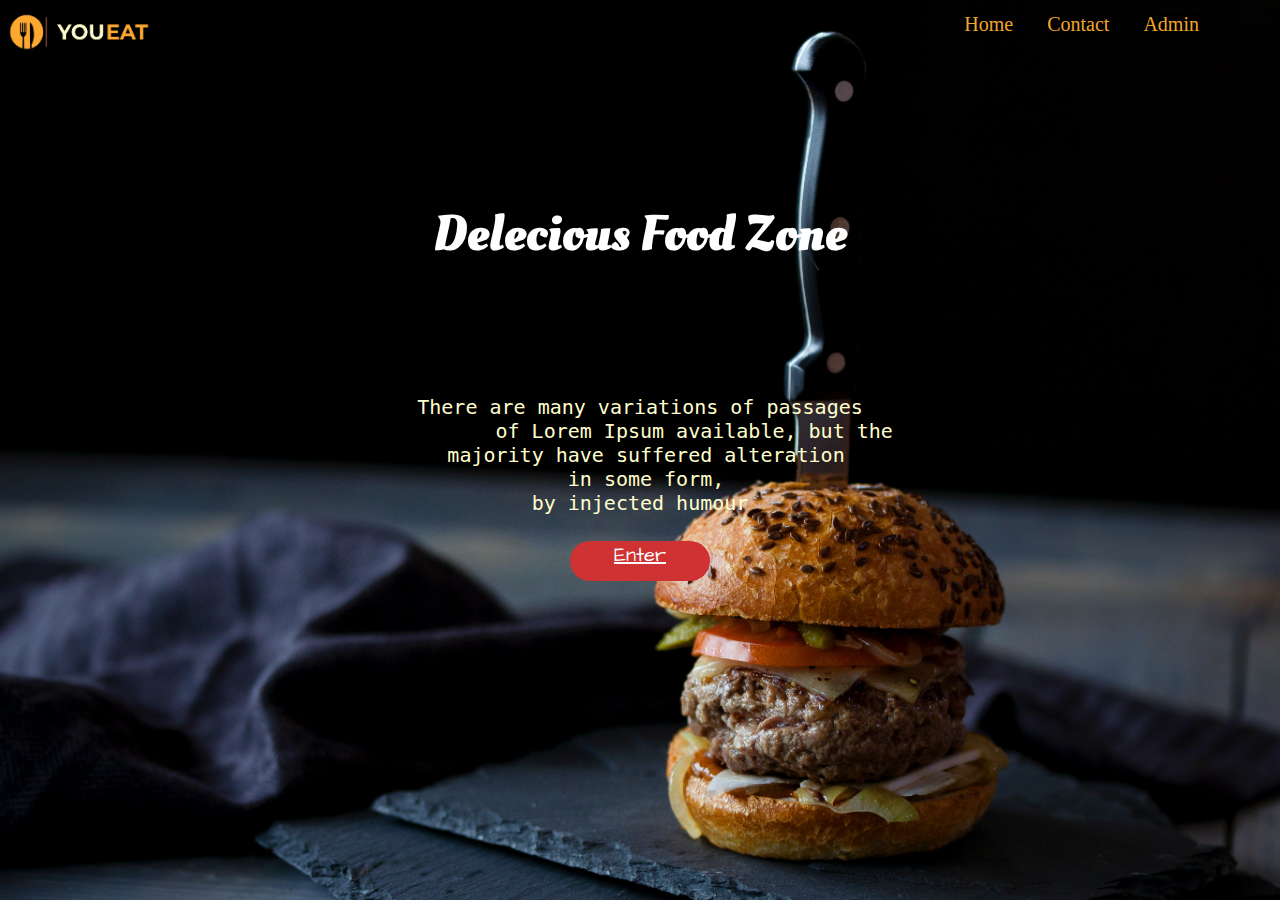
<file: CodeSource/index.html>
<!DOCTYPE html>
<html lang="en">

<head>
    <meta charset="UTF-8">
    <meta http-equiv="X-UA-Compatible" content="IE=edge">
    <meta name="viewport" content="width=device-width, initial-scale=1.0">
    <title>YOUEAT</title>
    <meta name="description"
        content="Le site officiel de restauration de l'école YouCode / Si vous etes actuellement  un étiduant  YouCode  commencer par reservée votre plat  ">
    <meta name="keywords" content="Repat , manger , plats , admin , gerer ,YouEat ,YouCode">
    <link rel="stylesheet" href="index.css">
    <link rel="icon" href="Ressources/ICON.png">
    <style>
        body {

            background: url(Ressources/BK.jpg);
            background-repeat: no-repeat;
            background-attachment: fixed;
            background-size: cover;
            background-position: center;
        }
    </style>

</head>

<body>
    <main>

        <!-- header -->
        <div class="Index-header">
            <div class="Logo-Page-Index">
                <img class="Logo-Image" src="Ressources/logo.png" alt="logo">
            </div>

            <div class="List-Header">
                <ul>
                    <li><a href="index.html">Home</a> </li>
                    <li><a href="PageContact.html">Contact</a></li>
                    <li><a href="admin.html">Admin</a></li>
                </ul>
            </div>
        </div>
        <div class="Title">
            <h1>Delecious Food Zone</h1>
        </div>
        <div class="description">
            <pre>There are many variations of passages
         of Lorem Ipsum available, but the
 majority have suffered alteration
  in some form, 
by injected humour</pre>
        </div>
        <div class="button">
            <!-- <button ></button> -->
            <a class="btn-Enter" href="PageLogin.html">
                Enter
            </a>
        </div>
    </main>
</body>

</html>
</file>
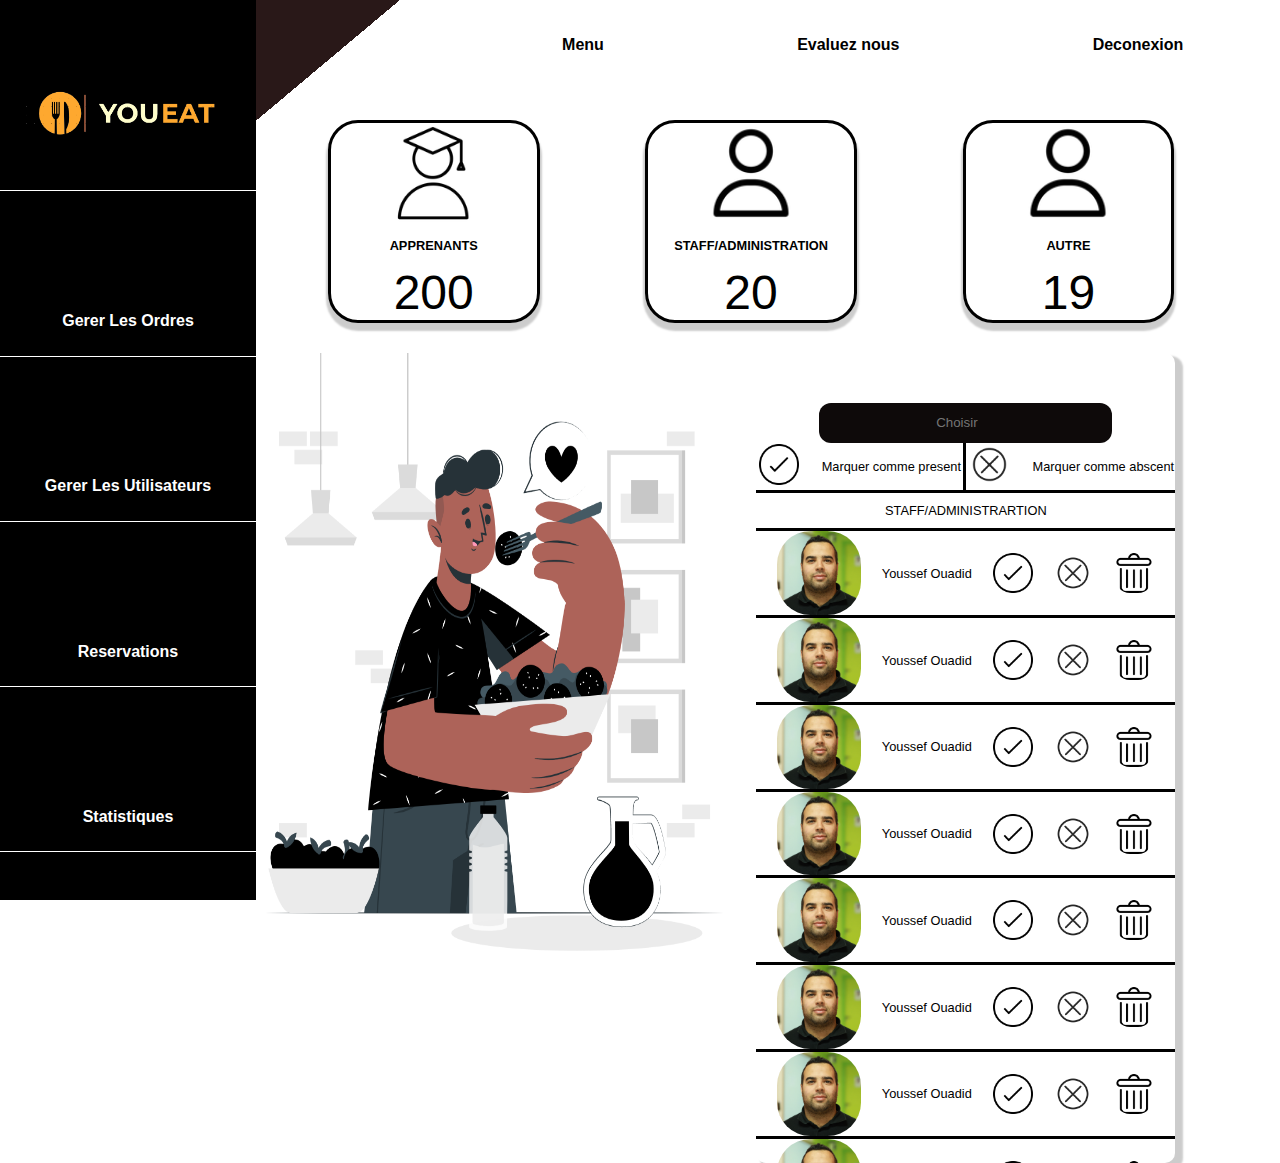
<file: CodeSource/admin.html>
<!DOCTYPE html>
<html lang="en">
  <head>
    <meta charset="UTF-8" />
    <meta http-equiv="X-UA-Compatible" content="IE=edge" />
    <meta name="viewport" content="width=device-width, initial-scale=1.0" />
    <meta
      name="description"
      content="Le site officiel de restauration de l'école YouCode / Si vous etes actuellement  un étiduant  YouCode creer votre compte et commencer par reservée votre plat  "
    />
    <meta
      name="keywords"
      content="Repat , manger , plats , admin , gerer,YouCode"
    />
    <link rel="stylesheet" href="styleReser-admin.css" />
    <link rel="icon" href="Ressources/ICON.png" />
    <title>Page Administration</title>
    <style>
      body {
        color: rgba(255, 255, 255, 0.719);
        font-family: "Karla", sans-serif;
        }
      ::-webkit-scrollbar {
        width: 15px;
      }
      ::-webkit-scrollbar-track {
        background-color: white;
      }
      ::-webkit-scrollbar-thumb {
        background-color: rgba(0, 0, 0, 0.363);
        border-radius: 10px;
      }
      ::-webkit-scrollbar-thumb:hover {
        background-color: black;
      }
    </style>
  </head>
  <body>
    <div class="admin admin-fullContainer">
      <aside class="aside asidebarC">
        <div class="asidebarContentC">
          <div class="border img">
            <img
              src="Ressources/logo.png"
              alt="Logo of the webpage"
            />
          </div>
          <div class="border"><a href="Creation de menu.html">Gerer Les Ordres</a></div>
          <div class="border"><a href="#">Gerer Les Utilisateurs</a></div>
          <div class="border"><a href="reservation.html">Reservations</a></div>
          <div class="border"><a href="statistiques.html">Statistiques</a></div>
        </div>
      </aside>

      <main class="admin admin-Container">
        <header class="header">
          <ul>
            <li><a class="Menu" href="PageMenu.html">Menu</a></li>
            <li><a href="PageFeedBack.html">Evaluez nous</a></li>
            <li><a href="index.html">Deconexion</a></li>
          </ul>
        </header>
       
        <section class="section1">
          <div class="cards card1">
            <i><img src="Ressources/icons/learner.ico " width="100" alt="icon" /></i>
            <h1 class="spanXi">APPRENANTS</h1>
            <span>200</span>
          </div>
          <div class="cards card2">
            <i><img src="Ressources/icons/user.ico " width="100" alt="icon" /></i>
            <h1 class="spanXi">STAFF/ADMINISTRATION</h1>
            <span>20</span>
          </div>
          <div class="cards card3">
            <i><img src="Ressources/icons/user.ico " width="100" alt="icon"/></i>
            <h1 class="spanXi">AUTRE</h1>
            <span>19</span>
          </div>
        </section>

        <section class="section2">
          <div class="imageC">
            <img
              class="back"
              src="Ressources/backgr.png"
              alt="Photo of a person eating"
            />
          </div>
          <div class="section2C">
            <div class="usersDataC">
              <input class="input" list="types" placeholder="Choisir" />
              <datalist id="types">
                <option value="Apprenants"></option>
                <option value="Staff"></option>
                <option value="Administration"></option>
              </datalist>
            </div>
            <div class="manageC">
              <div class="Cont Cont1">
                <i><img src="Ressources/icons/checked.ico " alt="icon" /></i>
                <span>Marquer comme present</span>
              </div>
              <div class="Cont">
                <i class="wrongIco"
                  ><img src="Ressources/icons/wrong.ico " alt="icon"
                /></i>
                <span>Marquer comme abscent</span>
              </div>
            </div>
            <div class="users spanX">
              <span class="">STAFF/ADMINISTRARTION</span>
            </div>
            <div class="users">
              <img src="Ressources/ouadidimage.jpg" alt="Ouadid Image" />
              <span>Youssef Ouadid</span>
              <img class="icons" src="Ressources/icons/checked.ico" alt="icon" />
              <img class="icons" src="Ressources/icons/wrong.ico" alt="icon"/>
              <img class="icons" src="Ressources/icons/delete.ico" alt="icon" />
            </div>
            <div class="users">
                <img src="Ressources/ouadidimage.jpg" alt="Ouadid Image" />
                <span>Youssef Ouadid</span>
                <img class="icons" src="Ressources/icons/checked.ico" alt="icon" />
                <img class="icons" src="Ressources/icons/wrong.ico" alt="icon"/>
                <img class="icons" src="Ressources/icons/delete.ico" alt="icon" />
              </div>
              <div class="users">
                <img src="Ressources/ouadidimage.jpg" alt="Ouadid Image" />
                <span>Youssef Ouadid</span>
                <img class="icons" src="Ressources/icons/checked.ico" alt="icon" />
                <img class="icons" src="Ressources/icons/wrong.ico" alt="icon"/>
                <img class="icons" src="Ressources/icons/delete.ico" alt="icon" />
              </div>
              <div class="users">
                <img src="Ressources/ouadidimage.jpg" alt="Ouadid Image" />
                <span>Youssef Ouadid</span>
                <img class="icons" src="Ressources/icons/checked.ico" alt="icon" />
                <img class="icons" src="Ressources/icons/wrong.ico" alt="icon"/>
                <img class="icons" src="Ressources/icons/delete.ico" alt="icon" />
              </div>
              <div class="users">
                <img src="Ressources/ouadidimage.jpg" alt="Ouadid Image" />
                <span>Youssef Ouadid</span>
                <img class="icons" src="Ressources/icons/checked.ico" alt="icon" />
                <img class="icons" src="Ressources/icons/wrong.ico" alt="icon"/>
                <img class="icons" src="Ressources/icons/delete.ico" alt="icon" />
              </div>
              <div class="users">
                <img src="Ressources/ouadidimage.jpg" alt="Ouadid Image" />
                <span>Youssef Ouadid</span>
                <img class="icons" src="Ressources/icons/checked.ico" alt="icon" />
                <img class="icons" src="Ressources/icons/wrong.ico" alt="icon"/>
                <img class="icons" src="Ressources/icons/delete.ico" alt="icon" />
              </div>
              <div class="users">
                <img src="Ressources/ouadidimage.jpg" alt="Ouadid Image" />
                <span>Youssef Ouadid</span>
                <img class="icons" src="Ressources/icons/checked.ico" alt="icon" />
                <img class="icons" src="Ressources/icons/wrong.ico" alt="icon"/>
                <img class="icons" src="Ressources/icons/delete.ico" alt="icon" />
              </div>
              <div class="users">
                <img src="Ressources/ouadidimage.jpg" alt="Ouadid Image" />
                <span>Youssef Ouadid</span>
                <img class="icons" src="Ressources/icons/checked.ico" alt="icon" />
                <img class="icons" src="Ressources/icons/wrong.ico" alt="icon"/>
                <img class="icons" src="Ressources/icons/delete.ico" alt="icon" />
              </div>
           
          </div>
          <h1 class="hi" style="display: none;">Hi</h1>
        </section>
    </main>
    </div>
  </body>
</html>
</file>
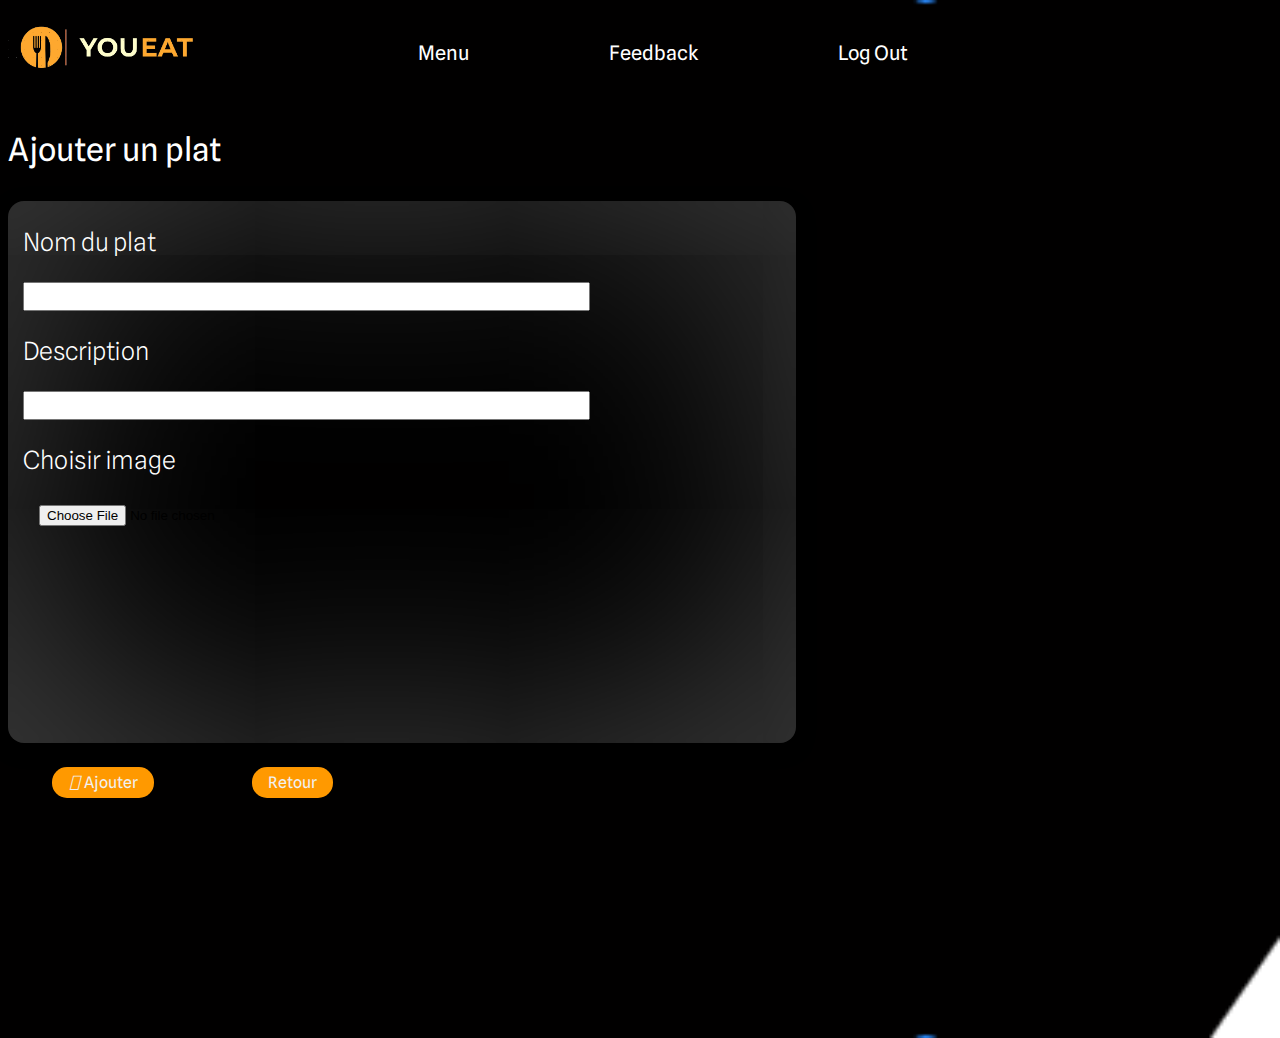
<file: CodeSource/page d ajout.html>
<!DOCTYPE html>
<html lang="en">
<head>
    <meta charset="UTF-8">
    <meta http-equiv="X-UA-Compatible" content="IE=edge">
    <meta name="viewport" content="width=device-width, initial-scale=1.0">
	<link rel="stylesheet" href="https://cdnjs.cloudflare.com/ajax/libs/font-awesome/4.7.0/css/font-awesome.min.css">
	<link rel="stylesheet" href="https://use.fontawesome.com/releases/v5.15.4/css/all.css" integrity="sha384-DyZ88mC6Up2uqS4h/KRgHuoeGwBcD4Ng9SiP4dIRy0EXTlnuz47vAwmeGwVChigm" crossorigin="anonymous">
    <title>Document</title>
    <link rel="stylesheet" href="page d ajout.css">
</head>
<body>
    <header class="header_pgajout">
        <div class="logo_pgajout">
            <img class="img_pgajout" src="Ressources/logo.png" alt="">
         </div>
         <nav class="li_pgajout">
             <ul >
                 <li><a href="PageMenu.html">Menu</a></li>
                 <li><a href="PageFeedBack.html">Feedback</a></li>
                 <li><a href="index.html">Log Out</a></li>	
             </ul>
         </nav>
    </header>
    <section>
        <div class="p_ajout">
            <p>Ajouter un plat</p>
        </div>
        <div class="glass">
            <h3>Nom du plat</h3>
            <input type="text">
            <h3>Description</h3>
            <input type="text">
            <h3>Choisir image</h3>
            <input type="file">
        </div>
			<div class="buttons_CM">
				<div class="modifier_CM">
					<a href="#"><i class="fas fa-plus"></i> Ajouter</a>
				</div>
				<div class="delete_CM">
					<a href="Creation de Menu.html"><i class="fas fa-undo-alt"></i> Retour</a>
				</div>
			</div>
        
    </section>
   
</body>
</html>
</file>
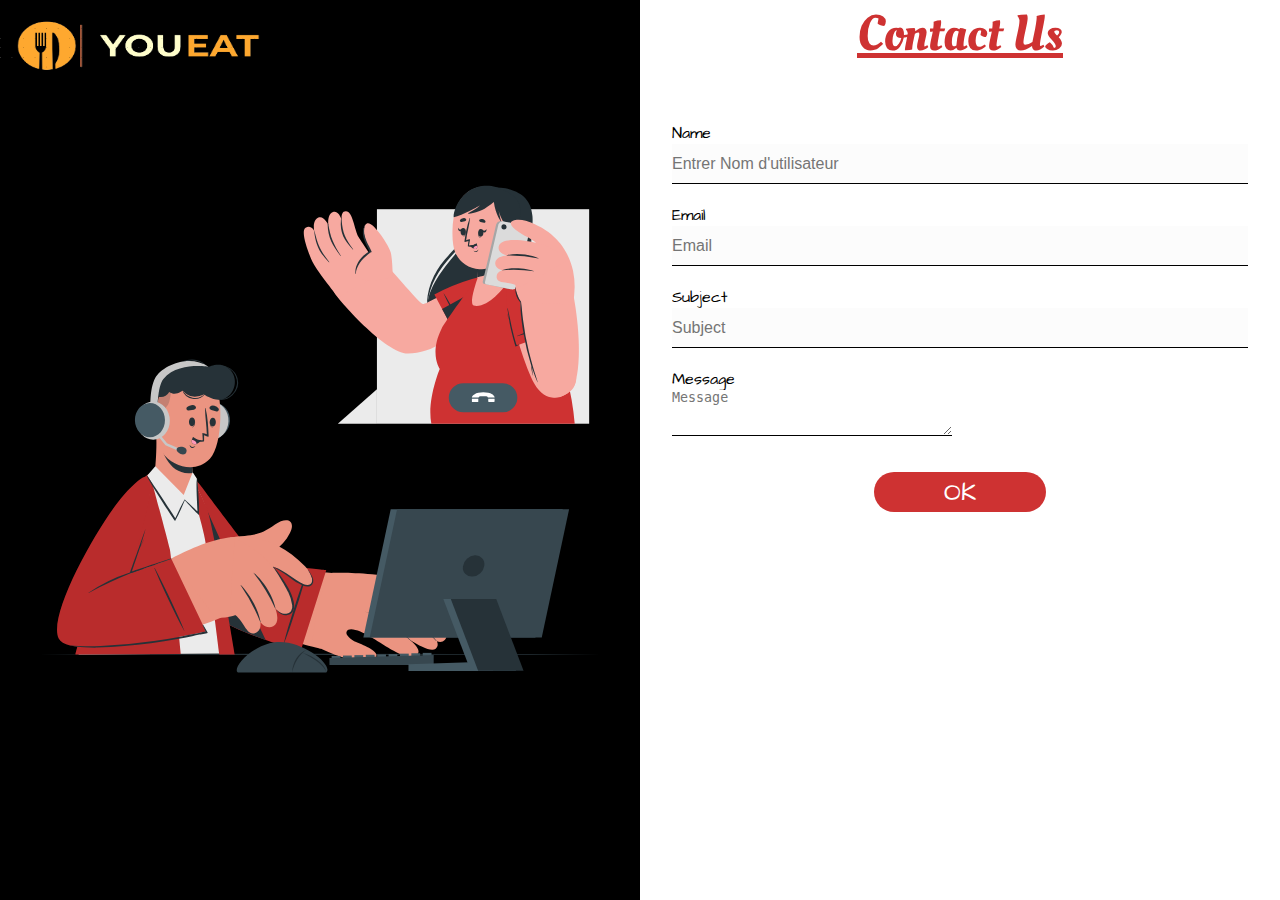
<file: CodeSource/PageContact.html>
<!DOCTYPE html>
<html lang="en">
<head>
    <meta charset="UTF-8">
    <meta http-equiv="X-UA-Compatible" content="IE=edge">
    <meta name="viewport" content="width=device-width, initial-scale=1.0">
    <title>Contact</title>
    <meta name="description" content="Le site officiel de restauration de l'école YouCode / Si vous etes actuellement  un étiduant  YouCode  commencer par reservée votre plat  "> 
    <meta name="keywords" content="Repat , manger , plats , admin , gerer ,YouEat ,YouCode">
    <link rel="stylesheet" href="index.css">
    <link rel="icon" href="Ressources/ICON.png">
</head>
<body>
    <main>
    <div class="body-page-Login">
        <!-- logo -->
    <div class="Logo-Page-Login">
        <img class="Logo-Image-PageLogin" src="Ressources/logo.png" alt="logo">
    </div>
    <!-- Title -->
    <div class="Login-Title">
        <h1> Contact Us </h1>
    </div>
    <!-- image -->
    <div class="Image-Table">
        <style>svg#freepik_stories-call-center:not(.animated) .animable {opacity: 0;}svg#freepik_stories-call-center.animated #freepik--character-2--inject-43 {animation: 10s 1 forwards linear fadeIn,1.5s Infinite  linear floating;animation-delay: 0s,10s;}svg#freepik_stories-call-center.animated #freepik--character-1--inject-43 {animation: 1s 1 forwards cubic-bezier(.36,-0.01,.5,1.38) slideLeft;animation-delay: 0s;}svg#freepik_stories-call-center.animated #freepik--Device--inject-43 {animation: 1s 1 forwards cubic-bezier(.36,-0.01,.5,1.38) slideUp;animation-delay: 0s;}            @keyframes fadeIn {                0% {                    opacity: 0;                }                100% {                    opacity: 1;                }            }                    @keyframes floating {                0% {                    opacity: 1;                    transform: translateY(0px);                }                50% {                    transform: translateY(-10px);                }                100% {                    opacity: 1;                    transform: translateY(0px);                }            }                    @keyframes slideLeft {                0% {                    opacity: 0;                    transform: translateX(-30px);                }                100% {                    opacity: 1;                    transform: translateX(0);                }            }                    @keyframes slideUp {                0% {                    opacity: 0;                    transform: translateY(30px);                }                100% {                    opacity: 1;                    transform: inherit;                }            }        .animator-hidden { display: none; }</style>
        <svg class="animated" id="freepik_stories-call-center" xmlns="http://www.w3.org/2000/svg" viewBox="0 0 500 500" version="1.1" xmlns:xlink="http://www.w3.org/1999/xlink" xmlns:svgjs="http://svgjs.com/svgjs"><g id="freepik--background-complete--inject-43" class="animable animator-hidden" style="transform-origin: 246.61px 167.67px;"><rect x="77.86" width="1" height="135.53" style="fill: rgb(199, 199, 199); transform-origin: 78.36px 67.765px;" id="el8j7ifeg29s9" class="animable"></rect><polygon points="125.42 180.9 121.64 189.22 35.07 189.22 31.3 180.9 68.15 155.39 88.57 155.39 125.42 180.9" style="fill: rgb(235, 235, 235); transform-origin: 78.36px 172.305px;" id="ely9tk476eu4k" class="animable"></polygon><polygon points="91.13 130.81 88.57 155.39 68.15 155.39 65.59 130.81 91.13 130.81" style="fill: rgb(219, 219, 219); transform-origin: 78.36px 143.1px;" id="elgfua22uxrlp" class="animable"></polygon><polygon points="125.42 180.9 121.63 189.22 35.07 189.22 31.29 180.9 125.42 180.9" style="fill: rgb(219, 219, 219); transform-origin: 78.355px 185.06px;" id="elx6rtberl9c9" class="animable"></polygon><rect x="178.91" width="1" height="108.69" style="fill: rgb(199, 199, 199); transform-origin: 179.41px 54.345px;" id="elam44igwpf" class="animable"></rect><polygon points="226.47 154.05 222.69 162.38 136.12 162.38 132.35 154.05 169.2 128.54 189.62 128.54 226.47 154.05" style="fill: rgb(235, 235, 235); transform-origin: 179.41px 145.46px;" id="eljyu6kvc7h8" class="animable"></polygon><polygon points="192.18 103.97 189.62 128.54 169.2 128.54 166.64 103.97 192.18 103.97" style="fill: rgb(219, 219, 219); transform-origin: 179.41px 116.255px;" id="elxlftax1zfxh" class="animable"></polygon><polygon points="226.47 154.06 222.68 162.38 136.12 162.38 132.34 154.06 226.47 154.06" style="fill: rgb(219, 219, 219); transform-origin: 179.405px 158.22px;" id="el7xggbyg6hil" class="animable"></polygon><path d="M48.5,223.34l-9.87,15.91,4.9,3a4.45,4.45,0,0,1,2,4.19,24.74,24.74,0,0,0-.09,2.73,4.5,4.5,0,0,1-2.32,4.09l-5,2.71L47,272.51l5-2.71a4.4,4.4,0,0,1,4.57.25,26.71,26.71,0,0,0,2.54,1.57,4.37,4.37,0,0,1,2.26,4l-.18,5.73,18.72.58.17-5.75a4.39,4.39,0,0,1,2.54-3.84c.44-.21.87-.43,1.3-.66s.85-.47,1.26-.72a4.38,4.38,0,0,1,4.59,0l4.91,3,9.86-15.91-4.91-3.05a4.44,4.44,0,0,1-2-4.19,24.64,24.64,0,0,0,.09-2.72,4.5,4.5,0,0,1,2.33-4.09l5-2.71-8.85-16.5-5.06,2.71a4.47,4.47,0,0,1-4.68-.33c-.75-.52-1.53-1-2.32-1.43a4.41,4.41,0,0,1-2.37-4L82,216l-18.71-.59-.18,5.75a4.44,4.44,0,0,1-2.6,3.86c-.42.19-.83.4-1.24.62s-.81.45-1.2.69a4.46,4.46,0,0,1-4.67,0Zm14.14,12.88a15.34,15.34,0,1,1-5.41,17.88A15.34,15.34,0,0,1,62.64,236.22Z" style="fill: rgb(235, 235, 235); transform-origin: 71.585px 248.67px;" id="elsl02jlv65sm" class="animable"></path><path d="M459,68a2.62,2.62,0,0,1-1.29-2.43c0-.27,0-.54,0-.81s0-.55,0-.82A2.62,2.62,0,0,1,459,61.51l2.93-1.69-5.5-9.55L453.46,52a2.6,2.6,0,0,1-2.75-.1c-.46-.29-.93-.57-1.42-.82a2.63,2.63,0,0,1-1.45-2.33V45.34h-11v3.37A2.62,2.62,0,0,1,435.37,51c-.49.25-1,.53-1.42.82a2.6,2.6,0,0,1-2.75.1l-2.93-1.69-5.51,9.55,2.94,1.7A2.6,2.6,0,0,1,427,63.94c0,.27,0,.54,0,.81s0,.54,0,.81A2.62,2.62,0,0,1,425.7,68l-2.94,1.69,5.51,9.55,2.92-1.69a2.62,2.62,0,0,1,2.75.09,14.4,14.4,0,0,0,1.43.83,2.62,2.62,0,0,1,1.44,2.33v3.37h11V80.79a2.63,2.63,0,0,1,1.45-2.33,15.64,15.64,0,0,0,1.43-.83,2.6,2.6,0,0,1,2.74-.09l2.93,1.69,5.5-9.55Zm-16.64,5.79a9,9,0,1,1,9-9A9,9,0,0,1,442.33,73.78Z" style="fill: rgb(235, 235, 235); transform-origin: 442.345px 64.755px;" id="elcblzketb637" class="animable"></path><path d="M210.92,318.86a2.63,2.63,0,0,1-1.3-2.24c0-.45,0-.89,0-1.34a4.08,4.08,0,0,1,.08-1.35,2.53,2.53,0,0,1,.66-1.17,5.22,5.22,0,0,1,1.12-.75l2.33-1.36v.05l-5.56-9.52.13,0-3.06,1.8a2.73,2.73,0,0,1-1.82.22,6.29,6.29,0,0,1-1.63-.78l-.76-.43a2.81,2.81,0,0,1-.75-.57,2.75,2.75,0,0,1-.76-1.7l0-3.55.23.23-11,.1.34-.33,0,3.56a3,3,0,0,1-1.58,2.46l-.75.45-.75.44a3.25,3.25,0,0,1-.94.4,3.1,3.1,0,0,1-2-.23l-3.1-1.77.6-.16-5.47,9.57-.18-.67,3.1,1.78a3.16,3.16,0,0,1,1.37,2.7l0,.88,0,.87a3.25,3.25,0,0,1-.14,1,3.07,3.07,0,0,1-1.23,1.65l-3.1,1.78.17-.63,5.46,9.57-.56-.15,3.11-1.75a3.07,3.07,0,0,1,2-.21,3.34,3.34,0,0,1,.91.39l.76.45.75.44a3.1,3.1,0,0,1,.78.61,2.92,2.92,0,0,1,.76,1.79l0,3.57-.27-.27,11,.11-.16.16,0-3.55a2.7,2.7,0,0,1,.74-1.66,6.83,6.83,0,0,1,1.5-1,6.65,6.65,0,0,1,1.61-.77,2.58,2.58,0,0,1,1.77.21l3.07,1.78-.07,0,5.54-9.53v0Zm0,0,2.93,1.68h0v0l-5.47,9.56,0,.05,0,0-3.08-1.75a2.5,2.5,0,0,0-1.68-.18A5.79,5.79,0,0,0,202,329a6.19,6.19,0,0,0-1.43,1,2.46,2.46,0,0,0-.65,1.53l0,3.54v.16h-.16l-11,.11h-.26V335l0-3.53a2.28,2.28,0,0,0-.62-1.39,2.6,2.6,0,0,0-.62-.47l-.78-.44-.78-.44a2.29,2.29,0,0,0-.71-.28,2.25,2.25,0,0,0-1.49.18l-3,1.79-.35.21-.21-.36-5.55-9.52-.23-.4.4-.23,3-1.77a2.12,2.12,0,0,0,.83-1.14,2.5,2.5,0,0,0,.1-.72l0-.9,0-.9a2.5,2.5,0,0,0-.1-.72,2.05,2.05,0,0,0-.84-1.12l-3-1.78-.43-.24.25-.42,5.54-9.52.23-.39.38.22,3,1.77a2.17,2.17,0,0,0,1.44.17,2.09,2.09,0,0,0,.69-.28l.78-.44.79-.44a2.42,2.42,0,0,0,.6-.45,2.17,2.17,0,0,0,.6-1.36l0-3.51v-.35h.33l11,.1H200v.23l0,3.53a2.44,2.44,0,0,0,.63,1.48,6.13,6.13,0,0,0,1.41,1,5.73,5.73,0,0,0,1.54.78,2.48,2.48,0,0,0,1.63-.17l3.09-1.73.08-.05,0,.08,5.47,9.57,0,0,0,0-2.34,1.34a4.88,4.88,0,0,0-1.11.74,2.44,2.44,0,0,0-.66,1.14,4,4,0,0,0-.09,1.34c0,.45,0,.9,0,1.34A2.63,2.63,0,0,0,210.92,318.86Z" style="fill: rgb(235, 235, 235); transform-origin: 193.995px 315.585px;" id="elbaen0kratvb" class="animable"></path><path d="M194.28,324.65A9.28,9.28,0,1,1,201,308.93a9.38,9.38,0,0,1,2.6,6.69,9.31,9.31,0,0,1-9.28,9Zm0,0a8.78,8.78,0,0,0,8.77-9,8.79,8.79,0,0,0-8.78-8.53,8.78,8.78,0,1,0,0,17.56Z" style="fill: rgb(235, 235, 235); transform-origin: 194.32px 315.385px;" id="el26aq21s2xwb" class="animable"></path></g><g id="freepik--Desk--inject-43" class="animable" style="transform-origin: 250px 437.765px;"><polygon points="30.76 437.76 85.57 437.52 140.38 437.43 250 437.27 359.62 437.43 414.43 437.52 469.24 437.76 414.43 438.01 359.62 438.1 250 438.26 140.38 438.1 85.57 438.01 30.76 437.76" style="fill: rgb(38, 50, 56); transform-origin: 250px 437.765px;" id="el6uuvq5lb4tb" class="animable"></polygon></g><g id="freepik--character-2--inject-43" class="animable animator-active" style="transform-origin: 348.798px 164.653px;"><rect x="294.48" y="90.01" width="165.8" height="167.58" style="fill: rgb(235, 235, 235); transform-origin: 377.38px 173.8px;" id="el2czz2zjp00m" class="animable"></rect><path d="M370.71,79.9c5.53-6.49,15-8.05,24.16-6.2S415,80.17,416,95.49c.82,12.44-3,24.57-3,38.45s15.71,47.69-9.43,64.19c-22.59,14.82-68.36,1.21-69.77-29.3-1.11-24.18,27.57-46.54,30.59-56.11S364.65,87,370.71,79.9Z" style="fill: rgb(38, 50, 56); transform-origin: 375.808px 138.561px;" id="elc5yq2swh878" class="animable"></path><path d="M366.58,93.55c-.17,6.92-1.17,13.92-4,20.45a19.66,19.66,0,0,1-2.85,4.59c-1.11,1.4-2.29,2.72-3.47,4-2.38,2.59-4.73,5.16-7,7.83a71.37,71.37,0,0,0-11.06,17.39,54.68,54.68,0,0,0-4.39,20,47.21,47.21,0,0,1,.31-10.42,51.39,51.39,0,0,1,2.67-10.16,63.31,63.31,0,0,1,10.92-18.05c2.27-2.71,4.68-5.3,7.08-7.86s4.83-5,6.32-8a44,44,0,0,0,3.47-9.64A82.54,82.54,0,0,0,366.58,93.55Z" style="fill: rgb(38, 50, 56); transform-origin: 350.118px 130.68px;" id="elhcmha1o629" class="animable"></path><path d="M415.37,105.94c-.17,7.06-.62,14.11-.43,21.12a86.3,86.3,0,0,0,.88,10.43c.52,3.4,1.54,6.8,2.39,10.24s1.61,6.93,2.17,10.45a60.7,60.7,0,0,1,.68,10.69,37.92,37.92,0,0,1-2,10.55,26.81,26.81,0,0,1-5.89,8.94,28.27,28.27,0,0,0,5-9.24,37.63,37.63,0,0,0,1.38-10.28,90.46,90.46,0,0,0-3.26-20.67c-.8-3.43-1.82-6.83-2.31-10.44a68.13,68.13,0,0,1-.54-10.67A173.22,173.22,0,0,1,415.37,105.94Z" style="fill: rgb(38, 50, 56); transform-origin: 417.124px 147.15px;" id="elzuqqa2pob2h" class="animable"></path><path d="M379,165.31c-23,25.32-41.77,37.48-60.27,37.48-17.59,0-55.17-42.71-57.93-48.34-2.38-4.86,28.47-31.45,33.21-28.14,8,5.54,33.66,37.61,36.38,37.76s12.74-6.47,36.87-17.77C381.92,139.45,395,147.76,379,165.31Z" style="fill: rgb(247, 169, 160); transform-origin: 323.499px 164.408px;" id="eluvy2sv5gxx" class="animable"></path><path d="M264.38,158.66C261,155,246.81,136.73,244,130.77s-9.62-23.7-5.27-26.31,6.75,2.42,6.75,2.42-1.69-7.94,2.93-10.17,8.1,5.72,8.1,5.72-1.14-8.28,3.62-10.18,6.94,6.7,6.94,6.7-1.4-7.53,3.18-7.44c5.51.11,6.52,14.28,10.11,20.63.81,1.44,18.59,28,18.59,28Z" style="fill: rgb(247, 169, 160); transform-origin: 268.133px 125.085px;" id="elxl4mbdazg9" class="animable"></path><path d="M266.88,98.22c.77,10.41,2.91,14.84,9,23.11.12.16-.09.37-.23.22-6.73-7.56-10.21-12.72-9.3-23.32C266.42,97.71,266.84,97.72,266.88,98.22Z" style="fill: rgb(38, 50, 56); transform-origin: 271.061px 109.722px;" id="el8nf27s0sf9s" class="animable"></path><path d="M256.48,101.61c1.74,10.75,4,15.57,9.79,24.7.08.13-.13.28-.22.16-6.41-8.49-9.77-13.72-10.1-24.69C255.93,101.28,256.4,101.11,256.48,101.61Z" style="fill: rgb(38, 50, 56); transform-origin: 261.119px 113.912px;" id="elurf8k558klj" class="animable"></path><path d="M245.8,107.34c2.44,10.29,4.71,15.68,11.45,23.82.16.2-.11.45-.28.27-7.68-7.64-10.56-14.35-11.47-24C245.44,106.79,245.65,106.69,245.8,107.34Z" style="fill: rgb(38, 50, 56); transform-origin: 251.394px 119.195px;" id="el2rihgb3cntl" class="animable"></path><path d="M306.88,142.68s-.23-13.09-1.6-18.82S291,98.67,286.59,101.23c-5.63,3.3-.37,16,3,21.9,0,0-13,7.64-11.23,17.58S306.88,142.68,306.88,142.68Z" style="fill: rgb(247, 169, 160); transform-origin: 292.537px 123.351px;" id="el9ujbqy5x5si" class="animable"></path><path d="M285.34,102.64c-3,6.72,2,14.17,4.85,20.12a.61.61,0,0,1-.44.89c-5.26,3.57-11.63,10.12-11.71,16.82a.15.15,0,0,1-.3,0c-.89-7.2,4.84-14.16,10.84-17.69-3-6.07-7.67-13.75-3.3-20.2A0,0,0,0,1,285.34,102.64Z" style="fill: rgb(38, 50, 56); transform-origin: 283.955px 121.599px;" id="elhcbx1eobj0c" class="animable"></path><path d="M339.34,156.71l18.48,34.48s25.06-24.33,29.06-34.48-.31-17.52-18.14-12.09A156.07,156.07,0,0,0,339.34,156.71Z" style="fill: rgb(206, 50, 50); transform-origin: 363.799px 166.986px;" id="el2sxe5y4mfnp" class="animable"></path><path d="M362.09,184c-.91-1.87-1.71-3.8-2.66-5.66s-1.9-3.7-2.89-5.52c-2-3.68-4-7.37-6.08-11-1.18-2-2.42-4.06-3.71-6-.05-.09-.22,0-.17.07,3.39,7.59,7.5,14.86,11.6,22.08,1.19,2.09,2.54,4.08,3.78,6.14C362,184.16,362.14,184.07,362.09,184Z" style="fill: rgb(38, 50, 56); transform-origin: 354.336px 169.953px;" id="elrmhi04nnja" class="animable"></path><path d="M386.88,156.71c-4,10.15-29.06,34.48-29.06,34.48L345.37,168l41.07-22.71C388.8,147.75,388.77,151.92,386.88,156.71Z" style="fill: rgb(38, 50, 56); transform-origin: 366.814px 168.24px;" id="ellkxi4fpys8" class="animable"></path><path d="M343.55,214.76s-10.16,24.32-6.57,42.82H449c-3.64-50.29-28.71-93.51-43.52-107.5-11.94-11.28-24.51-10.27-33.26-4.5-2.06,1.37-24.79,32.78-27.25,37.75C335.21,202.94,343.55,214.76,343.55,214.76Z" style="fill: rgb(206, 50, 50); transform-origin: 392.606px 199.474px;" id="elhci5hh9f7ls" class="animable"></path><path d="M373,144.1s-7,20.13-2.94,21.18c10.1,2.6,23.65-13.89,24.46-15.57.2-.43,1.1-11.7,1.77-20.47.43-5.64.76-10.25.76-10.25l-24.92,8.55.8,15.45Z" style="fill: rgb(247, 169, 160); transform-origin: 382.922px 142.274px;" id="elhrflee5jttp" class="animable"></path><path d="M372.09,127.54l.8,15.45c5.07-.71,16.22-3.46,23.36-13.75.43-5.64.76-10.25.76-10.25l-3.12,1Z" style="fill: rgb(38, 50, 56); transform-origin: 384.55px 130.99px;" id="eljrjozuvhvzh" class="animable"></path><path d="M353.53,105.91c-.3,7.85.48,14.2,2.39,18.42a21.41,21.41,0,0,0,18.59,12.54c3,.11,11.64-.68,17.89-5.44,4.86-3.7,7.79-10.37,9.45-22.1,3.8-26.82-8.47-35.84-20.56-36.92S354.53,78.85,353.53,105.91Z" style="fill: rgb(247, 169, 160); transform-origin: 378.011px 104.595px;" id="elgvpz8d6bj0g" class="animable"></path><path d="M360.46,99.93c.63-.09,1.21-.27,1.82-.41a3.13,3.13,0,0,0,1.79-.77,1,1,0,0,0,0-1.18,2.4,2.4,0,0,0-2.36-.53,3.52,3.52,0,0,0-2.19,1.27A1,1,0,0,0,360.46,99.93Z" style="fill: rgb(38, 50, 56); transform-origin: 361.778px 98.4358px;" id="elpzysse748bc" class="animable"></path><path d="M378.13,100.6a17.85,17.85,0,0,1-1.82-.42,3,3,0,0,1-1.78-.78,1,1,0,0,1,0-1.18,2.39,2.39,0,0,1,2.37-.51A3.51,3.51,0,0,1,379.1,99,1,1,0,0,1,378.13,100.6Z" style="fill: rgb(38, 50, 56); transform-origin: 376.825px 99.1028px;" id="elcn7s4dzclf" class="animable"></path><path d="M373.71,107.36c0-.07.14.09.14.17-.15,1.83,0,4,1.63,4.66,0,0,0,.11,0,.1C373.44,111.91,373.28,109.07,373.71,107.36Z" style="fill: rgb(38, 50, 56); transform-origin: 374.498px 109.817px;" id="ele45m38vv449" class="animable"></path><path d="M375.45,105.51c3-.08,2.92,5.87.16,5.95S373,105.58,375.45,105.51Z" style="fill: rgb(38, 50, 56); transform-origin: 375.633px 108.485px;" id="elqxn6nohepx" class="animable"></path><path d="M376.62,105.84c.51.34,1,.94,1.64,1s1.28-.54,1.76-1.14c.05-.06.1,0,.1.07,0,1.14-.44,2.31-1.67,2.47s-1.9-.88-2.18-2C376.22,106,376.41,105.7,376.62,105.84Z" style="fill: rgb(38, 50, 56); transform-origin: 378.191px 106.966px;" id="eln0gg2mgfdom" class="animable"></path><path d="M363.86,106.58c0-.07-.14.09-.14.16,0,1.85-.19,4-1.86,4.58-.05,0-.05.11,0,.1C363.91,111.14,364.21,108.32,363.86,106.58Z" style="fill: rgb(38, 50, 56); transform-origin: 362.904px 108.992px;" id="elvsn4r6nngfi" class="animable"></path><path d="M362.22,104.65c-3-.23-3.21,5.72-.46,5.93S364.7,104.85,362.22,104.65Z" style="fill: rgb(38, 50, 56); transform-origin: 361.893px 107.614px;" id="elz4zeltt7ewr" class="animable"></path><path d="M361,105c-.48.3-1,.85-1.53.87s-1.11-.65-1.5-1.28c0-.07-.09,0-.1.06-.07,1.14.25,2.33,1.34,2.6s1.76-.71,2.07-1.83C361.3,105.2,361.15,104.88,361,105Z" style="fill: rgb(38, 50, 56); transform-origin: 359.571px 105.928px;" id="el2r9riiahjpf" class="animable"></path><path d="M373.53,121.68c-.43.45-.85,1.06-1.51,1.14a5.13,5.13,0,0,1-2-.39.06.06,0,0,0-.08.09,2.5,2.5,0,0,0,2.38.92,2,2,0,0,0,1.39-1.68A.1.1,0,0,0,373.53,121.68Z" style="fill: rgb(38, 50, 56); transform-origin: 371.817px 122.555px;" id="elylotvr9gv9" class="animable"></path><path d="M366,114.85s-.44,2.75-.46,4.05c0,.12.31.18.75.22,0,0,0,0,.05,0a6.17,6.17,0,0,0,6-2.18c.09-.12-.07-.26-.19-.18a9.36,9.36,0,0,1-5.67,1.5c-.08-.37.91-4.68.7-4.7a11.08,11.08,0,0,0-3,.61c.75-5.75,2.41-11.33,3.06-17.06,0-.2-.27-.27-.33-.09-2.16,5.72-3.16,12.32-4.09,18.23C362.74,116,365.44,115.07,366,114.85Z" style="fill: rgb(38, 50, 56); transform-origin: 367.592px 108.077px;" id="el9pp7hpuetal" class="animable"></path><path d="M367.12,118.44a6.82,6.82,0,0,0,2.56,2.32,3.1,3.1,0,0,0,1.84.26c1.37-.25,1.5-1.48,1.34-2.55a7.75,7.75,0,0,0-.48-1.66A8.82,8.82,0,0,1,367.12,118.44Z" style="fill: rgb(38, 50, 56); transform-origin: 370.017px 118.936px;" id="eld3u8acqtpod" class="animable"></path><path d="M369.68,120.76a3.1,3.1,0,0,0,1.84.26c1.37-.25,1.5-1.48,1.34-2.55A3.16,3.16,0,0,0,369.68,120.76Z" style="fill: rgb(255, 152, 185); transform-origin: 371.297px 119.764px;" id="eldd6vtr4al2b" class="animable"></path><path d="M401.36,106.92c-2.95.09-11.32-7.27-12.84-21.41,0,0,2.25,12.6,3.37,14.37s-4.68-4.15-6.07-15.53c0,0-5.9,5.14-11.16,7.14s-8.55,2.26-9,1.9,7.28-3.58,9.2-6.24c0,0-13.73,8-20.29,9.08-.76.12.52-11.69,10.13-19.29s22.82-5.7,27.56-1.9c0,0,5.18.27,11.42,7.32S404.53,106.82,401.36,106.92Z" style="fill: rgb(38, 50, 56); transform-origin: 380.472px 89.3179px;" id="elq8047xjuled" class="animable"></path><path d="M397.47,111.24s5.49-8.73,9.42-6.81.1,14.37-4.31,16.26a4.57,4.57,0,0,1-6.25-2.15Z" style="fill: rgb(247, 169, 160); transform-origin: 402.428px 112.677px;" id="elqwo504pmj0p" class="animable"></path><path d="M405.7,108c.08,0,.09.09,0,.12-3.09,1.43-4.6,4.44-5.62,7.53.89-1.22,2.13-1.92,3.75-.88.08.05,0,.19-.08.17a2.83,2.83,0,0,0-3,1.14,14.34,14.34,0,0,0-1.36,2.57c-.13.29-.65.17-.55-.16a.24.24,0,0,1,0-.08C398.56,114.37,401.41,108.59,405.7,108Z" style="fill: rgb(38, 50, 56); transform-origin: 402.292px 113.407px;" id="elguht0q4aokj" class="animable"></path><path d="M414.15,155.57c11.08,12.79,42.14,59.09,34.94,71.6-6.91,12-22.58,15.38-31.6-.74C411,214.9,400.09,180.5,397.38,164,395.18,150.64,403.91,143.74,414.15,155.57Z" style="fill: rgb(247, 169, 160); transform-origin: 423.599px 193.436px;" id="el9pf09h4174s" class="animable"></path><path d="M403.8,196.56l36.72-13.49s-20.61-28.21-30.1-33.58-17.39-2.13-14.49,16.28A154.92,154.92,0,0,0,403.8,196.56Z" style="fill: rgb(206, 50, 50); transform-origin: 417.921px 171.854px;" id="el7r90sjwvq1e" class="animable"></path><path d="M434,177.83c-2,.65-4,1.17-6,1.85s-3.92,1.37-5.86,2.1c-3.93,1.46-7.85,2.92-11.74,4.49-2.18.88-4.36,1.83-6.49,2.83-.1,0-.06.21,0,.18,8-2.3,15.76-5.36,23.48-8.41,2.24-.89,4.39-2,6.6-2.89C434.14,177.94,434.07,177.8,434,177.83Z" style="fill: rgb(38, 50, 56); transform-origin: 418.964px 183.554px;" id="el89v7ggvqz36" class="animable"></path><path d="M405.87,195.7a13.44,13.44,0,0,0-2.13.66c-1-2.17-3.37-11.71-3.92-14.16-1.1-4.88-2-9.81-3.15-14.69,0-.14-.27-.1-.25,0,.34,2.71.76,5.41,1.23,8.09-.5-1.28-1-2.57-1.39-3.88a.06.06,0,1,0-.11,0,39.75,39.75,0,0,0,1.67,4.78c.39,5,4.94,20.89,5.07,20.83a30.07,30.07,0,0,0,3-1.57C406,195.79,406,195.69,405.87,195.7Z" style="fill: rgb(38, 50, 56); transform-origin: 401.058px 182.375px;" id="elc2eousqgiyq" class="animable"></path><path d="M387.71,101.57l-10.45,44.61c-.45,1.31.22,2.36,1.5,2.34l19.95,4.06a3.7,3.7,0,0,0,3.14-2.42l10.45-44.61c.45-1.31-.22-2.36-1.5-2.33l-19.95-4.07A3.7,3.7,0,0,0,387.71,101.57Z" style="fill: rgb(166, 166, 166); transform-origin: 394.78px 125.865px;" id="el8u16qpanh2v" class="animable"></path><path d="M389.42,101.82,379,146.43c-.45,1.31.22,2.36,1.5,2.34l19.95,4.06a3.7,3.7,0,0,0,3.14-2.41L414,105.81c.45-1.32-.22-2.36-1.5-2.34L392.56,99.4A3.73,3.73,0,0,0,389.42,101.82Z" style="fill: rgb(219, 219, 219); transform-origin: 396.5px 126.115px;" id="el7o4ehlmnru" class="animable"></path><path d="M395.74,103.74a2,2,0,1,1-1.94-1.95A1.95,1.95,0,0,1,395.74,103.74Z" style="fill: rgb(38, 50, 56); transform-origin: 393.741px 103.789px;" id="elxp11wev76h" class="animable"></path><path d="M422.82,230.47c6.49,12,23.67,5.16,26.27-3.3,6.1-19.85,2.32-52.85-1.32-71.28-1.17-5.93-41.45,0-41.21,6.41C406.84,170.05,410.1,206.87,422.82,230.47Z" style="fill: rgb(247, 169, 160); transform-origin: 429.436px 195.19px;" id="elocube8wtlo" class="animable"></path><path d="M447.32,164.7a62.54,62.54,0,0,0,.36-26.62c-2.12-9.59-9.05-29.93-36.91-39-6.61-2.16-17.56-.55-8,6.89,6.76,5.29,12.64,6.6,16,10.4,0,0-13.68,3.7-15.58,10.4a129.23,129.23,0,0,0-3.73,17.88,27.37,27.37,0,0,0,3.28,1,26.59,26.59,0,0,0,3.86,16.68Z" style="fill: rgb(247, 169, 160); transform-origin: 423.978px 131.448px;" id="el3us8j9kvg3z" class="animable"></path><path d="M444.19,129.25c-4.14-3-13-9.38-22.09-12-10.08-3-30.27-5.9-32.37,1.55-1.54,5.47,6.07,7.28,6.07,7.28s-8.6.54-8.91,5.78c-.28,4.78,5.69,5.83,5.69,5.83s-5.16,1.22-4.55,5.88c.74,5.59,11.45,2.11,17.1,7.13C406.4,151.8,444.19,129.25,444.19,129.25Z" style="fill: rgb(247, 169, 160); transform-origin: 415.535px 132.415px;" id="el4l256ua95al" class="animable"></path><path d="M420.76,128.38c-4.36-2.24-15.58-4.77-24.8-2.48-.21,0-.28.23-.08.23a103.58,103.58,0,0,1,24.86,2.34C420.79,128.49,420.81,128.4,420.76,128.38Z" style="fill: rgb(38, 50, 56); transform-origin: 408.275px 126.735px;" id="elx1qbmkqdvf7" class="animable"></path><path d="M417.5,138.46c-4-1.54-15.65-3.64-24.91-1-.21.06-.27.25-.07.24a109.86,109.86,0,0,1,25,.86A.05.05,0,0,0,417.5,138.46Z" style="fill: rgb(38, 50, 56); transform-origin: 404.979px 137.381px;" id="elquywc5ojag" class="animable"></path><path d="M419.14,222.11c-.3-1-.59-2-.91-2.91-.66-2-1.23-4-1.81-6-1.18-4-2.31-8.06-3.3-12.14a214.94,214.94,0,0,1-4.49-24.68c-.28-2.3-.52-4.6-.77-6.9s-.33-4.69-.77-7c0-.12-1.17-1.88-1.63-2.75a23.41,23.41,0,0,1-1.25-2.8,25.9,25.9,0,0,1-1.51-6.08.07.07,0,0,0-.13,0,19.72,19.72,0,0,0,.88,7,12.37,12.37,0,0,0,3.1,5c0,.3.07,4,.19,6.07s.31,4.14.54,6.2c.47,4.14,1.05,8.27,1.78,12.38A188.11,188.11,0,0,0,415,212.07c0,.13.09.26.13.39,0,.3,0,.6,0,.9a18.12,18.12,0,0,0,.18,2.21,20.86,20.86,0,0,0,1.07,4.27.08.08,0,1,0,.15,0,28.43,28.43,0,0,1-.72-4.4l-.18-1.52c.55,1.62,1.13,3.24,1.7,4.85.4,1.12.81,2.21,1.27,3.3s.82,2.15,1.36,3.16c0,.08.16,0,.14-.06C419.85,224.1,419.45,223.12,419.14,222.11Z" style="fill: rgb(38, 50, 56); transform-origin: 411.321px 188.035px;" id="elv2vksut6mrn" class="animable"></path><polygon points="294.48 257.58 294.48 230.7 263.93 257.58 294.48 257.58" style="fill: rgb(235, 235, 235); transform-origin: 279.205px 244.14px;" id="el0yablh7leyti" class="animable"></polygon></g><g id="freepik--character-1--inject-43" class="animable" style="transform-origin: 196.785px 325.302px;"><path d="M137.47,314.57c8.8,38.29,27,84.19,34.77,91.64,9.83,9.42,74.86,26.7,78.1,27.05,8,.81,24.13-57,15.57-58.25-13-1.88-60.36-4.45-63.19-7.36s-22.93-28.25-43.47-56.72C145.07,291.26,132,290.81,137.47,314.57Z" style="fill: rgb(235, 148, 129); transform-origin: 202.271px 364.855px;" id="el87kem4o6gx6" class="animable"></path><path d="M243.9,430.14c.95.48,14.54,7.32,22.94,9.75,6.27,1.82,24.45,6.57,27.14-.14,1.84-4.56-8.53-8.61-15.79-11.64-3.83-1.6-8.55-5.6-7.42-8.06,2-4.3,11.83,0,18.31,3.78,12.53,7.28,29.22,20.39,36.87,14,2.89-2.4-.47-6.78-5.38-11.07,8,5,16.48,9.1,19.79,6.56,1.91-1.45,2-3.44.94-5.7,2.46.8,4.63.64,6.15-1,2.59-2.72,1.33-6.72-1.51-10.83a3.08,3.08,0,0,0,2.36-1.54c5.49-8.37-22-32.4-31.49-34.65-27.95-6.65-57.41-5.41-57.41-5.41C248.42,383,243.87,430.12,243.9,430.14Z" style="fill: rgb(235, 148, 129); transform-origin: 296.459px 408.662px;" id="elia0rsod10id" class="animable"></path><path d="M285,404.41a47.46,47.46,0,0,1,18.65,7.17c7.09,4.68,11.79,10.16,17.73,15.67a.17.17,0,0,1-.22.25c-2.83-2.62-14.57-12.48-17.6-14.72A45.26,45.26,0,0,0,285,404.52C284.91,404.51,284.93,404.39,285,404.41Z" style="fill: rgb(38, 50, 56); transform-origin: 303.177px 415.965px;" id="elgljm7itgwup" class="animable"></path><path d="M290.21,392.54c7.35,2,14.88,4,21.7,7.52,7.46,3.8,13.3,10,19,16q5.18,5.37,10.11,11c.13.16-.08.41-.22.25q-8.74-9.24-18-18A59.82,59.82,0,0,0,303,396.83c-4.2-1.61-8.52-2.88-12.84-4.16C290.1,392.65,290.13,392.52,290.21,392.54Z" style="fill: rgb(38, 50, 56); transform-origin: 315.595px 409.95px;" id="elv1l7ug9ggn" class="animable"></path><path d="M298.06,382.17c7.14,1.47,13.37,2.72,19.69,6.54,8.37,5.07,16.45,13.6,19.28,16.63,3.13,3.34,6.15,6.78,9.11,10.27.12.14-.12.36-.25.22a237,237,0,0,0-21.77-21.57,47.42,47.42,0,0,0-12.18-7.92,84.61,84.61,0,0,0-13.89-4.12S298,382.16,298.06,382.17Z" style="fill: rgb(38, 50, 56); transform-origin: 322.102px 399.022px;" id="elokffsqk0ig" class="animable"></path><path d="M254.9,371.89l-20,63.36s-54.15-15.46-64-26.13-28.16-65.77-33.53-92.48,8.13-26,20.54-9.21,43.31,57.65,45,58.54S254.9,371.89,254.9,371.89Z" style="fill: rgb(206, 50, 50); transform-origin: 195.529px 365.408px;" id="elx28e4859kw" class="animable"></path><g id="el7ekpqyw91tu"><path d="M254.9,371.89l-20,63.36s-54.15-15.46-64-26.13-28.16-65.77-33.53-92.48,8.13-26,20.54-9.21,43.31,57.65,45,58.54S254.9,371.89,254.9,371.89Z" style="opacity: 0.1; transform-origin: 195.529px 365.408px;" class="animable"></path></g><path d="M229.7,407.1c2.43-7.47,4.91-14.92,7.05-22.48,1.22-4.29,2.46-8.59,3.64-12.89.05-.17-.22-.26-.28-.1-2.73,7.4-5.45,14.83-7.84,22.35s-4.82,15-7.1,22.47c-1.29,4.28-2.46,8.58-3.49,12.93,0,.08.12.13.15.05C224.81,422.12,227.26,414.62,229.7,407.1Z" style="fill: rgb(38, 50, 56); transform-origin: 231.038px 400.508px;" id="elgjuopgid2v9" class="animable"></path><path d="M207.59,426.54l-2.4-.84c-4.51-1.61-9.11-3.34-13.44-5.11-.56-.22-1.11-.45-1.65-.68-.87-.36-1.74-.73-2.58-1.1l-1.26-.55-.45-.2-1.3-.6c-1.72-.79-3.35-1.58-4.87-2.38l-1-.56a37.67,37.67,0,0,1-6.68-4.39c-.19-.17-.38-.34-.55-.51s-.35-.34-.5-.5c-9.9-10.67-28.16-65.77-33.53-92.48l-.18-.92,0-.2c-.36-2-.68-4.54-.94-7.26v0c-.75-13.29,5.54-15.46,13.31-9.62C168.94,340.21,198.61,408.9,207.59,426.54Z" style="fill: rgb(38, 50, 56); transform-origin: 171.895px 361.062px;" id="el5tgo25b72t3" class="animable"></path><path d="M179.5,437.18l-118,.62c.1-2.54,16.9-76.84,30.26-104.26,17.13-35.16,26-38,31.23-39.88,6.75-2.42,18.77-1.22,21.62.13,3.24,1.51,13.54,19.49,17.23,32.68C169.22,353,181.16,435.56,179.5,437.18Z" style="fill: rgb(235, 235, 235); transform-origin: 120.578px 365.035px;" id="elpv4c11gn94m" class="animable"></path><path d="M116.94,296.44s15,55.55,15.75,59.24c1.13,5.36,8.61,81.84,8.61,81.84l-82.25.28S77,367,90.36,336C104.94,302,116.94,296.44,116.94,296.44Z" style="fill: rgb(206, 50, 50); transform-origin: 100.175px 367.12px;" id="el6w5rohar8ch" class="animable"></path><g id="els543rbxr10c"><g style="opacity: 0.1; transform-origin: 100.175px 367.12px;" class="animable"><path d="M116.94,296.44s15,55.55,15.75,59.24c1.13,5.36,8.61,81.84,8.61,81.84l-82.25.28S77,367,90.36,336C104.94,302,116.94,296.44,116.94,296.44Z" id="el0uuvaymm6wkm" class="animable" style="transform-origin: 100.175px 367.12px;"></path></g></g><path d="M145.69,294.65c.44,1.77,14.27,46.9,15.23,58.15,1.07,12.48,10.53,85,10.53,85h12s-17.37-104.19-22.14-115.2C151.55,300.13,145.69,294.65,145.69,294.65Z" style="fill: rgb(206, 50, 50); transform-origin: 164.57px 366.225px;" id="elf6hyk94l7z4" class="animable"></path><g id="el2ok48plw9m"><path d="M145.69,294.65c.44,1.77,14.27,46.9,15.23,58.15,1.07,12.48,10.53,85,10.53,85h12s-17.37-104.19-22.14-115.2C151.55,300.13,145.69,294.65,145.69,294.65Z" style="opacity: 0.1; transform-origin: 164.57px 366.225px;" class="animable"></path></g><path d="M101.41,309.43C81.65,330.6,33.61,410.92,48.85,425.57s99.85-5.07,123.61-16.4c7.07-3.36-19.79-47.44-28.1-48.47-6.92-.85-42.28,15.32-43.31,13.29-1.15-2.3,4.47-19.27,13-50C123.84,288.57,110.15,300.07,101.41,309.43Z" style="fill: rgb(235, 148, 129); transform-origin: 109.772px 365.34px;" id="elfr5cmgz39o" class="animable"></path><path d="M179.48,346.48c17.18-2.4,22-.37,35.39-10.09,8.81-6.38,16.67-3.49,11.64,6.64-8.22,16.58-29.74,24.32-38,24.86Z" style="fill: rgb(235, 148, 129); transform-origin: 203.783px 350.45px;" id="elgkwx57mzg6t" class="animable"></path><path d="M133.84,363s19.31-10.72,37.37-15.08c12.48-3,40.38-6.55,67.08,21,6.33,6.53,10.72,20.33-3.49,13.42-10.1-4.91-15-11.07-21.41-12.86,0,0,3.5,18.21-3.29,24.3a167.87,167.87,0,0,1-18.87,14.64,34.48,34.48,0,0,1-3.06-3.28s-6.88,5.09-19.82,3.85Z" style="fill: rgb(235, 148, 129); transform-origin: 189.046px 377.546px;" id="elkwtyjsik9i" class="animable"></path><path d="M183.59,347c6,3.11,18.51,9.92,26.83,19.06,9.25,10.16,24.32,32.2,16.75,39-5.54,4.95-12-3-12-3s4.31,10.43-1.68,13.8c-5.45,3.08-10.11-3.34-10.11-3.34s1.53,6.77-4.3,8.72c-7,2.34-9.06-12.24-18.21-16C178.78,404.34,183.59,347,183.59,347Z" style="fill: rgb(235, 148, 129); transform-origin: 204.786px 384.246px;" id="elp5bxm3rcir" class="animable"></path><path d="M198.07,374c5.13,3.85,14.55,15.58,17.15,27.73.06.28-.11.47-.22.23a134.87,134.87,0,0,0-17-27.87C197.92,374,198,374,198.07,374Z" style="fill: rgb(38, 50, 56); transform-origin: 206.6px 388.035px;" id="elbgduvylx09j" class="animable"></path><path d="M188.09,383.63c4.09,3.78,13.26,16.3,15.47,28.71.05.28-.14.46-.23.21A144.57,144.57,0,0,0,188,383.71C187.94,383.65,188,383.58,188.09,383.63Z" style="fill: rgb(38, 50, 56); transform-origin: 195.772px 398.141px;" id="el7lw3isnwsbi" class="animable"></path><path d="M213.39,369.36c5.6,1.65,9.24,4.4,14,7.68a76.93,76.93,0,0,0,7.21,4.57c2.28,1.23,5.65,3.09,8.07,1.16,1.36-1.07,1.34-3,1-4.57a22.47,22.47,0,0,0-3.08-6.37c0-.08.07-.17.13-.1a32.51,32.51,0,0,1,3.36,5.68,7.46,7.46,0,0,1,.51,4.37c-.83,3.08-4.47,3.49-7,2.64a24.8,24.8,0,0,1-4.4-2.13c-1.36-.78-2.68-1.62-4-2.5-2.66-1.8-5.21-3.75-7.85-5.58a72.64,72.64,0,0,0-8-4.66A.1.1,0,0,1,213.39,369.36Z" style="fill: rgb(38, 50, 56); transform-origin: 228.999px 377.083px;" id="eluwwxcc6so2q" class="animable"></path><path d="M225.12,389.06c-1.45-3.19-9.3-16.49-11.84-19.57a.08.08,0,0,1,.11-.11c4.37,4.14,11.38,15.13,13,18.65s3.48,7.93,3.48,11.8c0,5.85-3.88,7-5.31,7.25a7.56,7.56,0,0,1-5-.82,15.22,15.22,0,0,1-4.52-4.24c-.06-.08.05-.19.12-.11,2,2.31,5.4,4.58,8.57,4.16a5.28,5.28,0,0,0,3.62-1.95,6.91,6.91,0,0,0,.94-4.71A32.34,32.34,0,0,0,225.12,389.06Z" style="fill: rgb(38, 50, 56); transform-origin: 221.569px 388.285px;" id="elw1tx8mmwlr9" class="animable"></path><path d="M133.84,363l27.08,57S55,443.78,45.86,425.34s32-90.6,50.53-111.62c21.49-24.36,24.23-16.07,19.5,5.52-5,22.6-14.53,55.28-14.53,55.28Z" style="fill: rgb(206, 50, 50); transform-origin: 102.736px 365.608px;" id="el26s6ehkgblbi" class="animable"></path><g id="elz1ux40h36a"><path d="M133.84,363l27.08,57S55,443.78,45.86,425.34s32-90.6,50.53-111.62c21.49-24.36,24.23-16.07,19.5,5.52-5,22.6-14.53,55.28-14.53,55.28Z" style="opacity: 0.1; transform-origin: 102.736px 365.608px;" class="animable"></path></g><path d="M69.17,389.69A119.49,119.49,0,0,1,101,374c3.21-1,6.45-1.95,9.69-2.88.1,0,.14.13,0,.16a152.63,152.63,0,0,0-16.59,6.46q-8.09,3.6-16,7.49c-3,1.47-5.92,3.08-8.86,4.65A.12.12,0,0,1,69.17,389.69Z" style="fill: rgb(38, 50, 56); transform-origin: 89.963px 380.5px;" id="eluvf6tyr42b" class="animable"></path><path d="M133.56,362.85c-.53.14-29.5,9.71-30.45,10.15.12-.44,5.32-15.84,6.1-18.1.07-.22.14-.45.22-.67.52-1,1.06-2,1.55-3,.62-1.31,1.24-2.64,1.85-4a0,0,0,0,0-.06,0l-2,3.87c-.31.59-.6,1.2-.89,1.81.51-1.59,1-3.19,1.49-4.8.78-2.55,1.48-5.13,2.17-7.71,0-.09-.1-.11-.13,0-1.54,4.49-3.22,8.93-4.77,13.42s-7.51,21-7.46,21,31.9-11.26,32.52-11.51A.21.21,0,0,0,133.56,362.85Z" style="fill: rgb(38, 50, 56); transform-origin: 117.525px 357.572px;" id="elgdjxu2pn1q8" class="animable"></path><path d="M135.51,400c-3-6.35-5.91-12.74-9.12-19-1.83-3.55-3.64-7.11-5.5-10.64-.07-.13-.31,0-.25.11,2.74,6.5,5.5,13,8.54,19.39s6,12.7,9.09,19q2.64,5.37,5.61,10.57c0,.07.16,0,.13,0C141.49,412.81,138.52,406.42,135.51,400Z" style="fill: rgb(38, 50, 56); transform-origin: 132.322px 394.883px;" id="elzyb66y129x" class="animable"></path><path d="M162.29,420.88c-1.06-1.76-2.4-4.28-3.53-6-.3-.45-.65-.36-.41.11.81,1.6,1.48,3.39,2.27,5-1.48.3-3,.56-4.46.87-1.72.36-3.43.73-5.15,1.08q-5.06,1-10.12,2-10.26,1.91-20.6,3.36a403.92,403.92,0,0,1-41.66,3.91c-3.9.14-7.81.21-11.71.16a112.81,112.81,0,0,1-11.52-.56c-.11,0-.13.17,0,.19a63.91,63.91,0,0,0,10,1.3c3.53.17,7.07.25,10.61.21,7-.08,14.07-.54,21.08-1.18,13.9-1.28,27.76-3.16,41.5-5.59q5.78-1,11.53-2.17c1.94-.39,3.87-.78,5.8-1.21S162.47,421.18,162.29,420.88Z" style="fill: rgb(38, 50, 56); transform-origin: 108.802px 423.553px;" id="el6zsx7p38f1d" class="animable"></path><path d="M145.71,315.38c-7,1.93-19.53-8.42-24.65-17-.35-.59.34-6.95.81-14.72.27-4.71.45-10,.27-14.78,0-1,30.43,6.22,30.43,6.22s-2.6,10.18-2.24,18.56a11,11,0,0,0,.28,2,2.29,2.29,0,0,1,.06.32C151.42,299.69,152.48,313.51,145.71,315.38Z" style="fill: rgb(235, 148, 129); transform-origin: 136.767px 292.2px;" id="elvwftjhvnx28" class="animable"></path><path d="M124,269c1.7,8.08,7.48,27.53,23.58,27.3a19.14,19.14,0,0,0,3.08-.28,1.44,1.44,0,0,0,0-.33,13,13,0,0,1-.29-2c-.35-8.39,2.24-18.58,2.24-18.58S130.59,269.91,124,269Z" style="fill: rgb(38, 50, 56); transform-origin: 138.305px 282.651px;" id="elmfzf42md3y8" class="animable"></path><path d="M156.2,254.45c-.34,7.38,4.64,13.6,11.12,13.9s12-5.46,12.33-12.84-4.65-13.6-11.12-13.89S156.53,247.07,156.2,254.45Z" style="fill: rgb(69, 90, 100); transform-origin: 167.925px 254.985px;" id="el8k82shwv8mt" class="animable"></path><g id="el2opswt7gjuh"><ellipse cx="165.42" cy="255.34" rx="14.88" ry="13.06" style="fill: rgb(199, 199, 199); transform-origin: 165.42px 255.34px; transform: rotate(-87.41deg);" class="animable"></ellipse></g><path d="M126.11,230.59c-5.24,9.88-5.57,41.29.59,49.51C135.63,292,153.18,296.37,164,285c10.53-11.06,10.23-52,3.08-59.77C156.57,213.76,133.85,216,126.11,230.59Z" style="fill: rgb(235, 148, 129); transform-origin: 147.17px 254.772px;" id="elg6xajt6kj8h" class="animable"></path><path d="M152.23,254.87c0-.08-.17.11-.16.2.11,2.11-.11,4.55-2,5.29-.06,0-.05.13,0,.12C152.41,260.1,152.67,256.86,152.23,254.87Z" style="fill: rgb(38, 50, 56); transform-origin: 151.218px 257.666px;" id="elhr255krs98j" class="animable"></path><path d="M150.29,252.71c-3.41-.18-3.52,6.65-.37,6.81S153.15,252.86,150.29,252.71Z" style="fill: rgb(38, 50, 56); transform-origin: 150.002px 256.115px;" id="elf2xh3g4jiuf" class="animable"></path><path d="M164.07,255.13c0-.08.16.11.16.19-.1,2.12.14,4.56,2,5.29.06,0,0,.13,0,.12C163.92,260.36,163.63,257.12,164.07,255.13Z" style="fill: rgb(38, 50, 56); transform-origin: 165.077px 257.921px;" id="elkgarkm8h4j" class="animable"></path><path d="M166,253c3.4-.21,3.56,6.62.4,6.81S163.14,253.12,166,253Z" style="fill: rgb(38, 50, 56); transform-origin: 166.302px 256.405px;" id="el6sgnw9fo1n2" class="animable"></path><path d="M147.23,247.25c1-.05,1.83-.26,2.78-.4a4.52,4.52,0,0,0,2.75-1,1.44,1.44,0,0,0,.1-1.76,3.57,3.57,0,0,0-3.47-1,5.22,5.22,0,0,0-3.41,1.65A1.54,1.54,0,0,0,147.23,247.25Z" style="fill: rgb(38, 50, 56); transform-origin: 149.374px 245.115px;" id="elp1insfs76q" class="animable"></path><path d="M169.21,248a25.76,25.76,0,0,1-2.7-.75A4.51,4.51,0,0,1,163.9,246a1.44,1.44,0,0,1,.11-1.76,3.6,3.6,0,0,1,3.58-.61,5.27,5.27,0,0,1,3.18,2.06A1.54,1.54,0,0,1,169.21,248Z" style="fill: rgb(38, 50, 56); transform-origin: 167.319px 245.709px;" id="elctsola9owlu" class="animable"></path><path d="M148.37,274.48c.5.5,1,1.19,1.76,1.27a5.68,5.68,0,0,0,2.28-.5.08.08,0,0,1,.09.11,2.83,2.83,0,0,1-2.7,1.11,2.27,2.27,0,0,1-1.64-1.9C148.13,274.45,148.29,274.4,148.37,274.48Z" style="fill: rgb(38, 50, 56); transform-origin: 150.331px 275.472px;" id="elhz7lyqwfw2" class="animable"></path><path d="M150.7,268.18a7.19,7.19,0,0,0,4.75,3.28,9,9,0,0,0,2.59.17,4,4,0,0,0,.5-.05l.46-.07a.53.53,0,0,0,.44-.46v0a1.62,1.62,0,0,0,0-.22h0v-.19c.07-1.63,0-4.11,0-4.11.59.31,3.61,1.73,3.57.88-.3-7.06-.64-14.9-2.43-21.85a.2.2,0,0,0-.39,0c0,6.79,1.24,13.53,1.37,20.35a12.86,12.86,0,0,0-3.38-1.09c-.23.07.31,4.79.22,5.52a.45.45,0,0,1,0,.08c-2.75.3-4.8-.56-7.42-2.44C150.74,267.87,150.57,268,150.7,268.18Z" style="fill: rgb(38, 50, 56); transform-origin: 156.833px 258.531px;" id="el5r8h4q8aapo" class="animable"></path><path d="M157.09,270.78a8.49,8.49,0,0,1-3.46,2.6,3.87,3.87,0,0,1-2.34.11c-1.68-.48-1.7-2-1.37-3.35a9.21,9.21,0,0,1,.79-2A11.08,11.08,0,0,0,157.09,270.78Z" style="fill: rgb(38, 50, 56); transform-origin: 153.421px 270.88px;" id="eli8mvzo1po7" class="animable"></path><path d="M153.63,273.38a3.87,3.87,0,0,1-2.34.11c-1.68-.48-1.7-2-1.37-3.35C151.73,270.36,153.5,271.62,153.63,273.38Z" style="fill: rgb(255, 152, 185); transform-origin: 151.691px 271.88px;" id="els839q41b69" class="animable"></path><g id="el41q8a6c7fmw"><path d="M122.18,252.77c2.06-.33,7-7.3,9.09-10.07s3.3-17.62,3.49-21a22.25,22.25,0,0,0-8.66,8.86C123.76,235,122.41,243.73,122.18,252.77Z" style="fill: rgb(38, 50, 56); opacity: 0.2; transform-origin: 128.47px 237.235px;" class="animable"></path></g><path d="M160.31,234a10.64,10.64,0,0,1-9.82,3.29,10.84,10.84,0,0,1-8.14-6.73c0-.11-.2-.05-.16.05a10.72,10.72,0,0,0,8.13,7.53,10.94,10.94,0,0,0,10.19-4A.13.13,0,0,0,160.31,234Z" style="fill: rgb(38, 50, 56); transform-origin: 151.35px 234.382px;" id="elkp1qwwzv9ii" class="animable"></path><path d="M150.15,207.38c-6.17-.06-11.93,3.17-14.32,7.29a11.94,11.94,0,0,0-1.4,7.74c0,.11.23.09.22,0a13.09,13.09,0,0,1,6.55-11.63,16.89,16.89,0,0,1,15-1.32,10.6,10.6,0,0,1,5.58,4.78c.12.23.58.1.49-.13C160.71,210.19,155.72,207.43,150.15,207.38Z" style="fill: rgb(38, 50, 56); transform-origin: 148.283px 214.932px;" id="el3osvfr3j22g" class="animable"></path><path d="M185.5,221.87a13.63,13.63,0,0,0-5.56-7.49c-3.71-2.46-8-2.25-12.24-1.95a.09.09,0,0,0,0,.18c3.62-.24,7.31-.28,10.57,1.53a13.34,13.34,0,0,1,6,6.69,13,13,0,0,1-5.9,16,13.24,13.24,0,0,1-10.46.73c-.14-.05-.24.14-.11.2a13.31,13.31,0,0,0,17.72-15.89Z" style="fill: rgb(38, 50, 56); transform-origin: 176.801px 225.47px;" id="el89v8qq3ala7" class="animable"></path><path d="M123.88,236.64s-5.46-11.23-.34-17.43c2.9-3.51,12.08-2.71,12.08-2.71s3.15-5.17,10.83-6.64,16.74,3.34,16.74,3.34,7.46-3.91,14.16.25c9.35,5.8,7.63,20.29-2.15,24.61-6.86,3-15.8-3.26-15.8-3.26-.89.09-10.11,5.19-16.63-3.1,0,0-5.72,4.72-10.57,1.09A8,8,0,0,1,123.88,236.64Z" style="fill: rgb(38, 50, 56); transform-origin: 152.436px 224.227px;" id="el5ljgei806us" class="animable"></path><path d="M127.81,256.57s-5.19-11-10.08-9.36-2.18,16.86,2.72,19.72a5.42,5.42,0,0,0,7.65-1.63Z" style="fill: rgb(235, 148, 129); transform-origin: 121.625px 257.454px;" id="elwoove6ygeqt" class="animable"></path><path d="M118.61,251.54c-.08,0-.12.1,0,.14,3.42,2.12,4.77,5.87,5.51,9.64-.85-1.55-2.22-2.55-4.26-1.57a.12.12,0,0,0,.06.22,3.35,3.35,0,0,1,3.42,1.77,16.43,16.43,0,0,1,1.22,3.22c.12.36.74.28.68-.12a.29.29,0,0,0,0-.09C126.08,260.08,123.57,252.89,118.61,251.54Z" style="fill: rgb(38, 50, 56); transform-origin: 121.967px 258.365px;" id="elihih9cm9rhd" class="animable"></path><polygon points="139.12 278.72 129.27 274.47 121.35 264.61 122.87 263.38 130.49 272.87 139.9 276.93 139.12 278.72" style="fill: rgb(199, 199, 199); transform-origin: 130.625px 271.05px;" id="el904vty9urki" class="animable"></polygon><path d="M138.07,277.15c1-2.87,9-1.81,7.55,2.53S137.1,280,138.07,277.15Z" style="fill: rgb(55, 71, 79); transform-origin: 141.887px 278.568px;" id="elh9dnfkvehat" class="animable"></path><path d="M117.58,246.91s-1.07-16.13,3.65-25c5.26-9.91,27.06-19.34,42-8.69,0,0-24.27-4.34-35.58,9.4-4.76,5.78-4.64,24.74-4.64,24.74Z" style="fill: rgb(199, 199, 199); transform-origin: 140.353px 227.94px;" id="elvjv3hu12bap" class="animable"></path><g id="elprrpkzlen2n"><ellipse cx="119.63" cy="255.2" rx="13.06" ry="14.88" style="fill: rgb(199, 199, 199); transform-origin: 119.63px 255.2px; transform: rotate(-0.57deg);" class="animable"></ellipse></g><path d="M128.88,254.64c.07,7.39-5.12,13.43-11.6,13.49s-11.8-5.87-11.87-13.26,5.12-13.43,11.6-13.49S128.81,247.25,128.88,254.64Z" style="fill: rgb(69, 90, 100); transform-origin: 117.145px 254.755px;" id="el5o3r8szau28" class="animable"></path><path d="M150.55,295.48l-7.05,17.8L121.32,290.9l-6.22,7.24s21.75,35.61,21.88,34l7.25-15.35,10.62,10.61-1-26.74Z" style="fill: rgb(235, 235, 235); transform-origin: 134.975px 311.546px;" id="elf1glnszrln9" class="animable"></path><path d="M155.11,314.15c-.31-4.41-.49-8.86-1-13.25,0-.15-.26-.22-.3,0-.86,4.27.41,21.12.41,25.17l-.05,0c-.44-.46-9.84-9.33-9.93-9.19-1.57,2.44-6.9,13.61-7.26,14.63-3.44-5.66-18-27.95-22.1-33.3a.15.15,0,0,0-.26.15c3,6,21.9,35.41,22.16,35.33a174.62,174.62,0,0,0,7.59-16.22c1.59,1.93,11.07,11.95,11.1,11.29A138,138,0,0,0,155.11,314.15Z" style="fill: rgb(38, 50, 56); transform-origin: 135.063px 315.913px;" id="el5ohzemf2iwb" class="animable"></path></g><g id="freepik--call-button--inject-43" class="animable" style="transform-origin: 377.375px 237.37px;"><path d="M392.84,248.68H361.91a11.32,11.32,0,0,1-11.31-11.31h0a11.31,11.31,0,0,1,11.31-11.31h30.93a11.31,11.31,0,0,1,11.31,11.31h0A11.31,11.31,0,0,1,392.84,248.68Z" style="fill: rgb(69, 90, 100); transform-origin: 377.375px 237.37px;" id="el0evt07o6cr5s" class="animable"></path><g id="freepik--IaQ7Yo--inject-43" class="animable" style="transform-origin: 377.566px 236.871px;"><path d="M368.67,237.17a2,2,0,0,1,.34-1l.28-.41.59-.59.69-.5a8.56,8.56,0,0,1,3.12-1.21,19.82,19.82,0,0,1,7.75,0,8.34,8.34,0,0,1,3.08,1.19c.24.16.48.34.71.51l.58.58a7.74,7.74,0,0,1,.42.68,5.34,5.34,0,0,1,.24.74H381.4a.18.18,0,0,1-.19-.11,1.72,1.72,0,0,0-1.45-.93,34.47,34.47,0,0,0-4.43,0,1.7,1.7,0,0,0-1.44.92c0,.07-.07.12-.17.12h-5.05Z" style="fill: rgb(255, 255, 255); transform-origin: 377.57px 235.124px;" id="elg1aw4mwoson" class="animable"></path><path d="M368.67,240v-1.85h5c0,.11,0,.23,0,.36V240a.56.56,0,0,1-.64.64H369.3A.55.55,0,0,1,368.67,240Z" style="fill: rgb(255, 255, 255); transform-origin: 371.169px 239.399px;" id="elg6ke5ni82s" class="animable"></path><path d="M381.44,240.06c0-.63,0-1.26,0-1.88h4.95v.11c0,.58,0,1.17,0,1.75a.56.56,0,0,1-.62.62H382A.54.54,0,0,1,381.44,240.06Z" style="fill: rgb(255, 255, 255); transform-origin: 383.915px 239.422px;" id="elppqxxpghegk" class="animable"></path></g></g><g id="freepik--Device--inject-43" class="animable" style="transform-origin: 314.774px 388.3px;"><rect x="259.08" y="439" width="6.86" height="4.48" style="fill: rgb(69, 90, 100); transform-origin: 262.51px 441.24px;" id="elpmy6e3g6ulj" class="animable"></rect><rect x="267.97" y="438.7" width="6.86" height="4.48" style="fill: rgb(69, 90, 100); transform-origin: 271.4px 440.94px;" id="elpllhgt2wpz" class="animable"></rect><rect x="276.87" y="438.4" width="6.86" height="4.48" style="fill: rgb(69, 90, 100); transform-origin: 280.3px 440.64px;" id="elx0qge2evj4" class="animable"></rect><rect x="285.77" y="438.11" width="6.86" height="4.48" style="fill: rgb(69, 90, 100); transform-origin: 289.2px 440.35px;" id="eleipu48n2p3" class="animable"></rect><rect x="294.67" y="437.81" width="6.86" height="4.48" style="fill: rgb(69, 90, 100); transform-origin: 298.1px 440.05px;" id="el3xvehq86o9o" class="animable"></rect><rect x="303.57" y="437.52" width="6.86" height="4.48" style="fill: rgb(69, 90, 100); transform-origin: 307px 439.76px;" id="elm0hj6jpp8kk" class="animable"></rect><rect x="312.47" y="437.22" width="6.86" height="4.48" style="fill: rgb(69, 90, 100); transform-origin: 315.9px 439.46px;" id="elqwbc9hcs9u" class="animable"></rect><rect x="321.37" y="436.92" width="6.86" height="4.48" style="fill: rgb(69, 90, 100); transform-origin: 324.8px 439.16px;" id="elgwyl08j1ksa" class="animable"></rect><rect x="330.26" y="436.63" width="6.86" height="4.48" style="fill: rgb(69, 90, 100); transform-origin: 333.69px 438.87px;" id="elnytyb7r69kr" class="animable"></rect><polygon points="338.81 446.05 257.39 446.05 257.39 440.6 338.81 438.33 338.81 446.05" style="fill: rgb(55, 71, 79); transform-origin: 298.1px 442.19px;" id="elzzzb09w0kkp" class="animable"></polygon><polygon points="418.27 424.56 283.87 424.56 305.24 324.5 439.64 324.5 418.27 424.56" style="fill: rgb(69, 90, 100); transform-origin: 361.755px 374.53px;" id="elkrnn84zlk4" class="animable"></polygon><polygon points="423.24 424.56 288.84 424.56 310.21 324.5 444.61 324.5 423.24 424.56" style="fill: rgb(55, 71, 79); transform-origin: 366.725px 374.53px;" id="elduqm8e3asrj" class="animable"></polygon><g id="elqi56rcvodec"><ellipse cx="370.03" cy="368.73" rx="8.99" ry="7.68" style="fill: rgb(38, 50, 56); transform-origin: 370.03px 368.73px; transform: rotate(-42.74deg);" class="animable"></ellipse></g><polygon points="385.23 450.69 319.13 450.69 319.13 445.55 385.23 443.42 385.23 450.69" style="fill: rgb(69, 90, 100); transform-origin: 352.18px 447.055px;" id="elshqzs7iy9zk" class="animable"></polygon><polygon points="403.2 450.68 367.71 450.68 346.33 394.61 381.82 394.61 403.2 450.68" style="fill: rgb(69, 90, 100); transform-origin: 374.765px 422.645px;" id="ellvfu7iohg5" class="animable"></polygon><polygon points="409.04 450.68 373.55 450.68 352.18 394.61 387.67 394.61 409.04 450.68" style="fill: rgb(38, 50, 56); transform-origin: 380.61px 422.645px;" id="el5lbtdohsz9m" class="animable"></polygon><path d="M254.88,452.05H186.73c-5.81,0,2.6-16.56,23.83-22.91S261.58,445.84,254.88,452.05Z" style="fill: rgb(55, 71, 79); transform-origin: 220.389px 440.047px;" id="el8tebg9a29pg" class="animable"></path><path d="M228.14,452.05a20.68,20.68,0,0,1,.93-5.56,23.3,23.3,0,0,1,2.29-5.19,18.88,18.88,0,0,1,3.62-4.39,16,16,0,0,1,4.79-3c-.73.6-1.56,1-2.23,1.67l-1,.89-1,1a23.74,23.74,0,0,0-3.3,4.35,32.65,32.65,0,0,0-2.42,4.93A41.28,41.28,0,0,0,228.14,452.05Z" style="fill: rgb(38, 50, 56); transform-origin: 233.955px 442.98px;" id="els0ruxde3fk" class="animable"></path><path d="M236.21,436.29A43.79,43.79,0,0,1,247.58,442a24.52,24.52,0,0,1,4.75,4.3,14.59,14.59,0,0,1,1.75,2.71,7.86,7.86,0,0,1,.8,3.09,8.89,8.89,0,0,0-1.23-2.86,14.34,14.34,0,0,0-1.9-2.43,33.75,33.75,0,0,0-4.75-4c-1.69-1.22-3.48-2.31-5.27-3.39-.9-.54-1.82-1.06-2.74-1.56S237.14,436.8,236.21,436.29Z" style="fill: rgb(38, 50, 56); transform-origin: 245.545px 444.195px;" id="elkc958li9ln" class="animable"></path></g><g id="freepik--speech-bubbles--inject-43" class="animable animator-hidden" style="transform-origin: 266.17px 143.195px;"><path d="M259.76,224.89A30.27,30.27,0,0,1,209.17,244L194,246.26l7.58-13.09a30,30,0,0,1-2.08-14.58,30.28,30.28,0,1,1,60.23,6.3Z" style="fill: rgb(255, 255, 255); transform-origin: 226.958px 221.621px;" id="elsbl8vyjo08" class="animable"></path><path d="M259.76,224.89a30.43,30.43,0,0,1-6.11,15.35,34.28,34.28,0,0,1-2.74,3.16,35.69,35.69,0,0,1-3.2,2.7,29.53,29.53,0,0,1-7.3,4.07,30.1,30.1,0,0,1-8.15,1.94,28.19,28.19,0,0,1-4.21.08,26.69,26.69,0,0,1-4.19-.43,30.6,30.6,0,0,1-15-7.4l.36.11-15.13,2.33L193,247l.55-1,7.54-13.13,0,.52a30.58,30.58,0,1,1,58.7-8.5Zm0,0a30,30,0,0,0-34.33-32.77,29.75,29.75,0,0,0-12.51,4.94,31.35,31.35,0,0,0-9.06,9.88A30,30,0,0,0,200,219.76,30.36,30.36,0,0,0,202.15,233l.11.27-.15.24-7.62,13.07-.54-.8,15.16-2.12.21,0,.15.14a29.85,29.85,0,0,0,14.5,7.47,26.83,26.83,0,0,0,4.11.5,30.11,30.11,0,0,0,4.14,0,29.6,29.6,0,0,0,8.09-1.78,28.3,28.3,0,0,0,7.3-3.93,37.09,37.09,0,0,0,3.2-2.67,34,34,0,0,0,2.75-3.13A30.39,30.39,0,0,0,259.76,224.89Z" style="fill: rgb(38, 50, 56); transform-origin: 226.475px 221.705px;" id="elcwlqixvr4ul" class="animable"></path><path d="M246.53,222.66a3.67,3.67,0,1,1-3.67-3.66A3.66,3.66,0,0,1,246.53,222.66Z" style="fill: rgb(38, 50, 56); transform-origin: 242.86px 222.67px;" id="elmkvm1nxmur8" class="animable"></path><path d="M233.39,222.66a3.67,3.67,0,1,1-3.66-3.66A3.66,3.66,0,0,1,233.39,222.66Z" style="fill: rgb(38, 50, 56); transform-origin: 229.72px 222.67px;" id="elal6kbm5gvn" class="animable"></path><path d="M220.26,222.66a3.67,3.67,0,1,1-3.67-3.66A3.67,3.67,0,0,1,220.26,222.66Z" style="fill: rgb(38, 50, 56); transform-origin: 216.59px 222.67px;" id="elvdu9dn2l0oq" class="animable"></path><path d="M272.59,67.87A30.28,30.28,0,0,0,323.18,87l15.14,2.22-7.57-13.09a30.28,30.28,0,1,0-58.16-8.28Z" style="fill: rgb(255, 255, 255); transform-origin: 305.373px 64.7012px;" id="elg8jfv13d7b" class="animable"></path><path d="M281.65,42.86A30.22,30.22,0,0,1,307,34.44a30.53,30.53,0,0,1,12.92,4.85,30.64,30.64,0,0,1,11.35,37.08l0-.52L338.79,89l.55,1-1.09-.17-15.14-2.32.36-.11a30.6,30.6,0,0,1-15,7.4,26.69,26.69,0,0,1-4.19.43,29.45,29.45,0,0,1-4.2-.08,30.52,30.52,0,0,1-15.46-6,35.69,35.69,0,0,1-3.2-2.7,35.64,35.64,0,0,1-2.74-3.16,30.47,30.47,0,0,1,2.95-40.36Zm-2.86,40.29a33.9,33.9,0,0,0,2.75,3.12,33.78,33.78,0,0,0,3.2,2.67,27.93,27.93,0,0,0,7.31,3.94,29.9,29.9,0,0,0,8.08,1.78,30.25,30.25,0,0,0,4.15,0,26.85,26.85,0,0,0,4.1-.5,29.85,29.85,0,0,0,14.5-7.47l.15-.14.21,0,15.16,2.12-.54.8-7.62-13.07-.15-.25.11-.27a29.87,29.87,0,0,0-1.71-26A31.24,31.24,0,0,0,319.43,40a29.76,29.76,0,0,0-12.5-4.94,29.94,29.94,0,0,0-28.14,48.05Z" style="fill: rgb(38, 50, 56); transform-origin: 305.873px 64.7134px;" id="elefb5ujxsshm" class="animable"></path><path d="M305.4,68.42V72.2a2.79,2.79,0,0,1-2.85,2.85,2.86,2.86,0,0,1-2.85-2.85v-6c0-.06.06-.06.06-.12s-.06-.06-.06-.11a2.93,2.93,0,0,1,2.85-2.85,6.52,6.52,0,1,0,0-13,6.42,6.42,0,0,0-5.58,3.2,2.89,2.89,0,0,1-4,1,2.84,2.84,0,0,1-1-3.9,12.22,12.22,0,1,1,13.37,18Zm0,12.73v1a2.78,2.78,0,0,1-2.85,2.85,2.85,2.85,0,0,1-2.85-2.85v-1a2.89,2.89,0,0,1,2.85-2.85A2.82,2.82,0,0,1,305.4,81.15Z" style="fill: rgb(206, 50, 50); transform-origin: 303.174px 64.6509px;" id="el721cd4lcoq7" class="animable"></path></g><defs>     <filter id="active" height="200%">         <feMorphology in="SourceAlpha" result="DILATED" operator="dilate" radius="2"></feMorphology>                <feFlood flood-color="#32DFEC" flood-opacity="1" result="PINK"></feFlood>        <feComposite in="PINK" in2="DILATED" operator="in" result="OUTLINE"></feComposite>        <feMerge>            <feMergeNode in="OUTLINE"></feMergeNode>            <feMergeNode in="SourceGraphic"></feMergeNode>        </feMerge>    </filter>    <filter id="hover" height="200%">        <feMorphology in="SourceAlpha" result="DILATED" operator="dilate" radius="2"></feMorphology>                <feFlood flood-color="#ff0000" flood-opacity="0.5" result="PINK"></feFlood>        <feComposite in="PINK" in2="DILATED" operator="in" result="OUTLINE"></feComposite>        <feMerge>            <feMergeNode in="OUTLINE"></feMergeNode>            <feMergeNode in="SourceGraphic"></feMergeNode>        </feMerge>            <feColorMatrix type="matrix" values="0   0   0   0   0                0   1   0   0   0                0   0   0   0   0                0   0   0   1   0 "></feColorMatrix>    </filter></defs></svg>
       
    </div>
  <!-- login -->
  <div class="loginBox">
    <form>
        <P>Name</P>
        <input type="text" name="name" placeholder="Entrer Nom d'utilisateur ">
        <P>Email</P>
        <input type="text" name="password" placeholder="Email"> 
        <P>Subject</P>
        <input type="text" name="subject" placeholder="Subject"> 
        <P>Message</P>
   
          <textarea class="Message-Login" rows="3" cols="33"  placeholder="Message" ></textarea>
         

        <div class="Button-Login">
        <input type="submit" name="ok" value="OK">
        </div> 
    </form>
  </div>
</div>
</main>
</body>
</html>
</file>
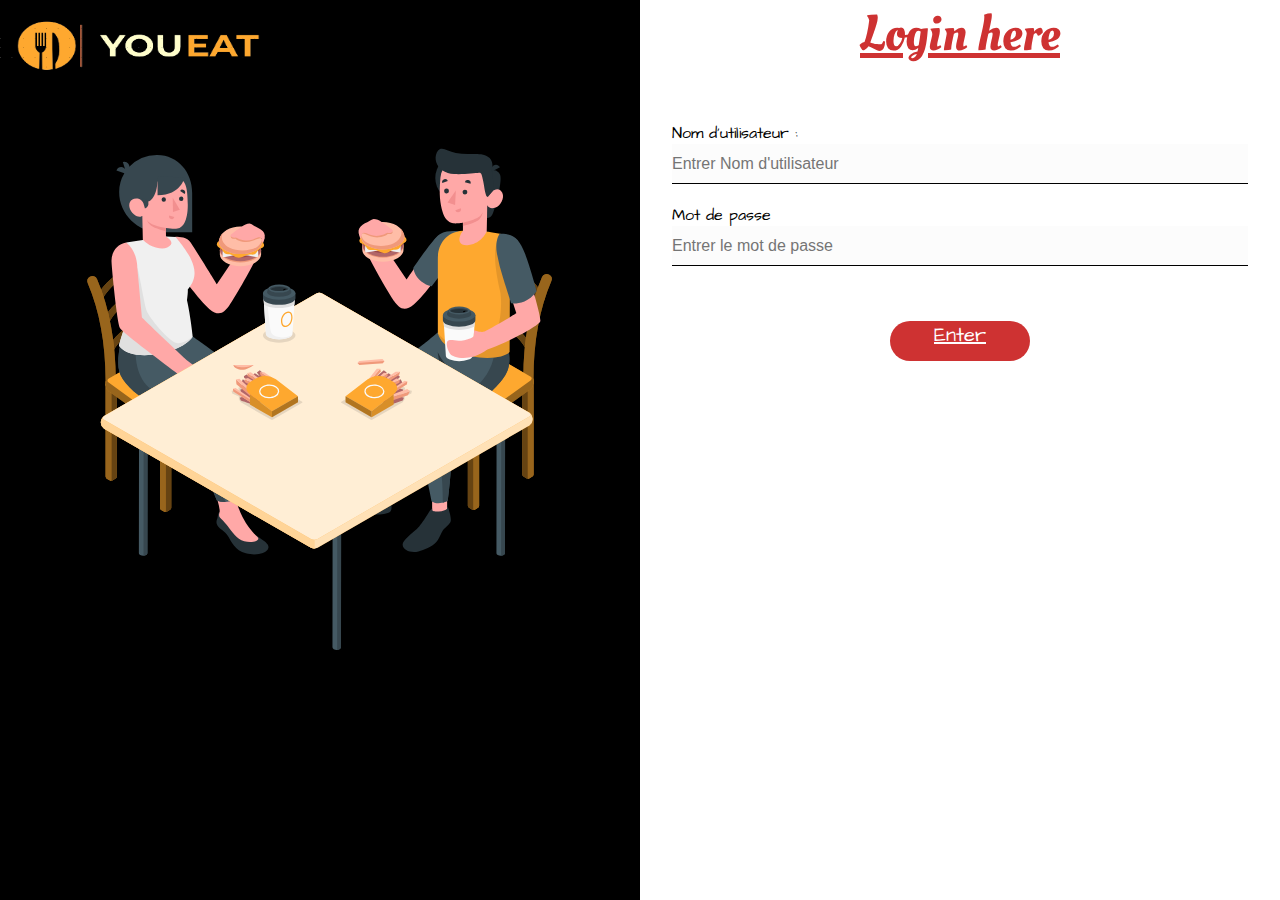
<file: CodeSource/PageLogin.html>
<!DOCTYPE html>
<html lang="en">

<head>
    <meta charset="UTF-8">
    <meta http-equiv="X-UA-Compatible" content="IE=edge">
    <meta name="viewport" content="width=device-width, initial-scale=1.0">
    <title>Login Here </title>
    <meta name="description"
        content="Le site officiel de restauration de l'école YouCode / Si vous etes actuellement  un étiduant  YouCode  commencer par reservée votre plat  ">
    <meta name="keywords" content="Repat , manger , plats , admin , gerer ,YouEat ,YouCode">
    <link rel="stylesheet" href="index.css">
    <link rel="icon" href="Ressources/ICON.png">
</head>

<body>
    <main>
        <div class="body-page-Login">
            <!-- logo -->
            <div class="Logo-Page-Login">
                <img class="Logo-Image-PageLogin" src="Ressources/logo.png" alt="logo">
            </div>
            <!-- Title -->
            <div class="Login-Title">
                <h1> Login here</h1>
            </div>
            <!-- image -->
            <div class="Image-Table">

                <svg class="animated" id="freepik_stories-eating-together" xmlns="http://www.w3.org/2000/svg"
                    viewBox="0 0 500 500" version="1.1" xmlns:xlink="http://www.w3.org/1999/xlink"
                    xmlns:svgjs="http://svgjs.com/svgjs">
                    <style>
                        svg#freepik_stories-eating-together:not(.animated) .animable {
                            opacity: 0;
                        }

                        svg#freepik_stories-eating-together.animated #freepik--Table--inject-2 {
                            animation: 1s 1 forwards cubic-bezier(.36, -0.01, .5, 1.38) slideDown;
                            animation-delay: 0s;
                        }

                        @keyframes slideDown {
                            0% {
                                opacity: 0;
                                transform: translateY(-30px);
                            }

                            100% {
                                opacity: 1;
                                transform: translateY(0);
                            }
                        }

                        .animator-hidden {
                            display: none;
                        }
                    </style>
                    <g id="freepik--Floor--inject-2" class="animable animator-hidden"
                        style="transform-origin: 250.25px 333.31px;">
                        <ellipse id="freepik--floor--inject-2" cx="250.25" cy="333.31" rx="236.58" ry="136.59"
                            style="fill: rgb(245, 245, 245); transform-origin: 250.25px 333.31px;" class="animable">
                        </ellipse>
                    </g>
                    <g id="freepik--Shadow--inject-2" class="animable animator-hidden"
                        style="transform-origin: 249.622px 358.654px;">
                        <g id="freepik--shadow--inject-2" class="animable"
                            style="transform-origin: 249.622px 358.654px;">
                            <path
                                d="M421.71,296.52,370.65,267a6.64,6.64,0,0,0-5.48-.25l-57.12,26.38c-1.55.71-1.6,2-.13,2.84l63.66,36.75a5.17,5.17,0,0,0,5.17-.27l45.13-32.6A1.84,1.84,0,0,0,421.71,296.52Z"
                                style="fill: rgb(224, 224, 224); transform-origin: 364.854px 299.781px;"
                                id="elepgy0xcj9up" class="animable"></path>
                            <path
                                d="M77.52,296.52,128.58,267a6.64,6.64,0,0,1,5.48-.25l57.12,26.38c1.55.71,1.6,2,.13,2.84l-63.65,36.75a5.19,5.19,0,0,1-5.18-.27l-45.13-32.6A1.85,1.85,0,0,1,77.52,296.52Z"
                                style="fill: rgb(224, 224, 224); transform-origin: 134.382px 299.781px;"
                                id="el1hx9tobtl95" class="animable"></path>
                            <path
                                d="M81.35,361.4,243,454.48a5.61,5.61,0,0,0,5.11,0l165.52-95.63c1.42-.81,1.42-2.13,0-3L252,262.82a5.7,5.7,0,0,0-5.12,0L81.35,358.45C79.93,359.26,79.93,360.59,81.35,361.4Z"
                                style="fill: rgb(224, 224, 224); transform-origin: 247.49px 358.654px;"
                                id="el2gf2xn57ue" class="animable"></path>
                        </g>
                    </g>
                    <g id="freepik--character-2--inject-2" class="animable"
                        style="transform-origin: 344.547px 200.243px;">
                        <path
                            d="M356.74,107.63c-3.19.23-11.34-.69-16.2,5.33-5.15,6.36-22.91,32-22.91,32l-17.74-26.32-19.66-10.43c.75,9.22,24.2,48.85,27.75,53.68s7.58,9,15.28,2.62,25.41-30.77,25.41-30.77S359.93,107.4,356.74,107.63Z"
                            style="fill: rgb(255, 168, 167); transform-origin: 318.77px 137.694px;" id="elpy84wucedqo"
                            class="animable"></path>
                        <path
                            d="M358.72,107.15s-9.7-1.26-15.18,2.34-20.66,26.43-20.66,26.43,1.31,11.11,14.34,14.34l18.48-24.35Z"
                            style="fill: rgb(69, 90, 100); transform-origin: 340.8px 128.598px;" id="el4850qafilib"
                            class="animable"></path>
                        <path
                            d="M287.74,112.08c6.29-3.63,16.5-3.63,22.8,0,3.14,1.82,4.71,4.19,4.71,6.57v3c0,2.39-1.56,4.77-4.71,6.59-6.3,3.64-16.51,3.64-22.8,0-3.15-1.81-4.71-4.19-4.71-6.56v-3.07C283,116.28,284.59,113.9,287.74,112.08Z"
                            style="fill: rgb(255, 189, 167); transform-origin: 299.14px 120.164px;" id="elcrfvdhtbc0g"
                            class="animable"></path>
                        <path
                            d="M310.54,125.25c-6.3,3.63-16.51,3.63-22.8,0s-6.3-9.53,0-13.17,16.5-3.63,22.8,0S316.84,121.61,310.54,125.25Z"
                            style="fill: rgb(240, 153, 122); transform-origin: 299.142px 118.663px;" id="elt3sqi5p8is"
                            class="animable"></path>
                        <path
                            d="M287.74,108.25c6.29-3.63,16.5-3.63,22.8,0,3.14,1.82,4.71,4.19,4.71,6.57v3.05c0,2.39-1.56,4.77-4.71,6.59-6.3,3.64-16.51,3.64-22.8,0-3.15-1.81-4.71-4.19-4.71-6.56v-3.07C283,112.45,284.59,110.07,287.74,108.25Z"
                            style="fill: rgb(177, 102, 104); transform-origin: 299.14px 116.359px;" id="elgxcjopzrnm"
                            class="animable"></path>
                        <path
                            d="M310.54,121.42c-6.3,3.64-16.51,3.64-22.8,0s-6.3-9.53,0-13.17,16.5-3.63,22.8,0S316.84,117.78,310.54,121.42Z"
                            style="fill: rgb(154, 74, 77); transform-origin: 299.142px 114.837px;" id="elkxsza9ahffo"
                            class="animable"></path>
                        <path
                            d="M287.71,111.41h22.86c2.54,3.72,2.54,9.64,2.54,10.8s-.13,1.9-2,1.48a50.56,50.56,0,0,0-23.88,0c-1.9.42-2-.32-2-1.48S285.16,115.13,287.71,111.41Z"
                            style="fill: rgb(240, 240, 240); transform-origin: 299.17px 117.609px;" id="eljzq6itia5d"
                            class="animable"></path>
                        <path
                            d="M312.55,119.71a3.74,3.74,0,0,1-2.24,1.72c-.91.23-1.87.15-2.8.29-1.91.29-3.2,1.59-4.92,2.28a5.11,5.11,0,0,1-2.29.36,8,8,0,0,1-2.52-.66c-1.29-.51-2.54-1.16-3.87-1.56a7.08,7.08,0,0,0-3.23-.28,4.34,4.34,0,0,1-2.66-.27c-1.59-.75-2.13-2.81-3.57-3.81-1.14-.8-2.81-.94-3.48-2.15a2.53,2.53,0,0,1,.45-2.77,5.66,5.66,0,0,1,2.51-1.53,22.88,22.88,0,0,1,5.43-1.11c4.15-.42,8.31-.67,12.48-.78s8.1-.24,12.09,1a7.44,7.44,0,0,1,2.54,1.25,3.05,3.05,0,0,1,1.15,2.5,3.25,3.25,0,0,1-1.61,2.08c-.48.33-1,.55-1.51.91A9.79,9.79,0,0,0,312.55,119.71Z"
                            style="fill: #FEA82F; transform-origin: 299.182px 116.873px;" id="ellcslh8g51j8"
                            class="animable"></path>
                        <path
                            d="M282.49,110a.24.24,0,0,1,0-.13c1.47-5.63,8.35-9.87,16.6-9.87s15.15,4.24,16.62,9.87a.24.24,0,0,1,0,.13,5.72,5.72,0,0,1,.26,1.91c-.07,2.45-1.72,4.88-4.95,6.73-6.61,3.81-17.31,3.81-23.92,0-3.22-1.85-4.88-4.28-4.95-6.73A5.72,5.72,0,0,1,282.49,110Z"
                            style="fill: rgb(255, 189, 167); transform-origin: 299.062px 110.749px;" id="eld6d48tte9q"
                            class="animable"></path>
                        <path
                            d="M286.05,104.41l10.11-1.76s6.72,2.33,6.79,2.45,3.61,2.31,3.61,2.31c.61.52-.23,1.86-1.45,2a16,16,0,0,1-2.16,0s-2.13,2.17-6.92,2.57-8.12-1.66-9.94-2.26c-1.51-.5-2.45-.86-3.32-.6A11.28,11.28,0,0,1,286.05,104.41Z"
                            style="fill: rgb(240, 153, 122); transform-origin: 294.767px 107.341px;" id="elp25bzmi11mk"
                            class="animable"></path>
                        <path
                            d="M285.9,115.69c4.21,3.21,15,4.27,21.75.86s7-9.17,4.9-11.85a10.88,10.88,0,0,1,3.2,5.12.24.24,0,0,1,0,.13,5.72,5.72,0,0,1,.26,1.91c-.07,2.45-1.72,4.88-4.95,6.73-6.61,3.81-17.31,3.81-23.92,0-3.22-1.85-4.88-4.28-4.95-6.73a5.72,5.72,0,0,1,.26-1.91S282.23,112.89,285.9,115.69Z"
                            style="fill: rgb(240, 153, 122); transform-origin: 299.1px 113.074px;" id="elm68si71un3"
                            class="animable"></path>
                        <path
                            d="M282.27,111c-2,.6-2.19-3.78-2.1-4.29a5.88,5.88,0,0,1,1.42-3c2.27-2.58,4.59-2.78,7.32-4.59a8.7,8.7,0,0,1,3-1.54,7.82,7.82,0,0,1,3.24.74c4,1.9,11,7.56,10.6,7.23a9,9,0,0,1,1,.93c.4.54-.16,1.2-.55,1.46a4.38,4.38,0,0,1-3.54.52,14.15,14.15,0,0,1-5.93,2.16,14.57,14.57,0,0,1-7.44-.58C284.56,108.09,283.05,107.32,282.27,111Z"
                            style="fill: rgb(255, 168, 167); transform-origin: 293.52px 104.318px;" id="elc0y7y97lzxv"
                            class="animable"></path>
                        <g id="freepik--Boy--inject-2" class="animable" style="transform-origin: 344.547px 233.742px;">
                            <path
                                d="M408,223.2v74.05a2.08,2.08,0,0,0,.94,1.63l2.53,1.45a2.06,2.06,0,0,0,1.87,0l2.53-1.45a2.08,2.08,0,0,0,.94-1.63V223.2a1.08,1.08,0,0,0-1.09-1.08h-6.63A1.08,1.08,0,0,0,408,223.2Z"
                                style="fill: #FEA82F; transform-origin: 412.405px 261.337px;" id="elq9sikwzwcc"
                                class="animable"></path>
                            <g id="elr53fvuefgji">
                                <path
                                    d="M408,223.2v74.05a2.08,2.08,0,0,0,.94,1.63l2.53,1.45a2.06,2.06,0,0,0,1.87,0l2.53-1.45a2.08,2.08,0,0,0,.94-1.63V223.2a1.08,1.08,0,0,0-1.09-1.08h-6.63A1.08,1.08,0,0,0,408,223.2Z"
                                    style="opacity: 0.6; transform-origin: 412.405px 261.337px;" class="animable"
                                    id="ely53pg2fb869"></path>
                            </g>
                            <path
                                d="M415.7,222.12h-2.23a1.08,1.08,0,0,0-1.09,1.08v76.59c0,.6.42.84.93.54l2.53-1.45a2.08,2.08,0,0,0,.94-1.63V223.2A1.08,1.08,0,0,0,415.7,222.12Z"
                                style="fill: #FEA82F; transform-origin: 414.58px 261.29px;" id="eli7xfzhak24r"
                                class="animable"></path>
                            <g id="el6peqd0oipkh">
                                <path
                                    d="M415.7,222.12h-2.23a1.08,1.08,0,0,0-1.09,1.08v76.59c0,.6.42.84.93.54l2.53-1.45a2.08,2.08,0,0,0,.94-1.63V223.2A1.08,1.08,0,0,0,415.7,222.12Z"
                                    style="opacity: 0.4; transform-origin: 414.58px 261.29px;" class="animable"
                                    id="elitayqwnugxd"></path>
                            </g>
                            <path
                                d="M365.49,247.64v74.05a2,2,0,0,0,.94,1.62l2.52,1.46a2.08,2.08,0,0,0,1.88,0l2.52-1.46a2,2,0,0,0,.94-1.62V247.64a1.08,1.08,0,0,0-1.08-1.09h-6.64A1.09,1.09,0,0,0,365.49,247.64Z"
                                style="fill: #FEA82F; transform-origin: 369.89px 285.772px;" id="elab2vzz5vue"
                                class="animable"></path>
                            <g id="elqoq5oxl90h9">
                                <path
                                    d="M365.49,247.64v74.05a2,2,0,0,0,.94,1.62l2.52,1.46a2.08,2.08,0,0,0,1.88,0l2.52-1.46a2,2,0,0,0,.94-1.62V247.64a1.08,1.08,0,0,0-1.08-1.09h-6.64A1.09,1.09,0,0,0,365.49,247.64Z"
                                    style="opacity: 0.6; transform-origin: 369.89px 285.772px;" class="animable"
                                    id="elxrktju1nh"></path>
                            </g>
                            <path
                                d="M373.21,246.55H371a1.09,1.09,0,0,0-1.09,1.09v76.59c0,.6.42.84.94.54l2.52-1.46a2,2,0,0,0,.94-1.62V247.64A1.08,1.08,0,0,0,373.21,246.55Z"
                                style="fill: #FEA82F; transform-origin: 372.11px 285.724px;" id="elbyi4t058dwg"
                                class="animable"></path>
                            <g id="ellbu89tbrvgm">
                                <path
                                    d="M373.21,246.55H371a1.09,1.09,0,0,0-1.09,1.09v76.59c0,.6.42.84.94.54l2.52-1.46a2,2,0,0,0,.94-1.62V247.64A1.08,1.08,0,0,0,373.21,246.55Z"
                                    style="opacity: 0.4; transform-origin: 372.11px 285.724px;" class="animable"
                                    id="el3zkqr2eff4"></path>
                            </g>
                            <path
                                d="M368.31,193.28a4,4,0,0,1-3.45,4.43l-.49,0a4,4,0,0,1-3.94-3.48c-2.29-18.28,1-59.17,8.79-82.21.8-2.37,3.09-2.89,5.25-1.64h0c1.65,1,2.85,2.4,2.22,4.2C369.2,136.25,366.11,175.67,368.31,193.28Z"
                                style="fill: rgb(69, 90, 100); transform-origin: 368.288px 153.716px;"
                                id="elrpznlhhrk0i" class="animable"></path>
                            <path
                                d="M414.37,203.8a2.42,2.42,0,0,0,.79-.13,2.52,2.52,0,0,0,1.61-3.19c-5.86-17.81-34.65-33.65-53.24-33.65a2.53,2.53,0,1,0,0,5c16.82,0,43.33,14.64,48.44,30.18A2.54,2.54,0,0,0,414.37,203.8Z"
                                style="fill: #FEA82F; transform-origin: 388.755px 185.3px;" id="elq2mytg8dy9o"
                                class="animable"></path>
                            <path
                                d="M417.09,180.71a2.47,2.47,0,0,0,.79-.13,2.53,2.53,0,0,0,1.61-3.19c-6.09-18.5-35.75-33.47-54.26-31.57a2.53,2.53,0,0,0,.52,5c16.4-1.67,43.6,11.91,48.94,28.12A2.51,2.51,0,0,0,417.09,180.71Z"
                                style="fill: #FEA82F; transform-origin: 391.431px 163.184px;" id="ellkbfjli0vli"
                                class="animable"></path>
                            <path
                                d="M422.71,162.41a2.58,2.58,0,0,0,1-.21,2.53,2.53,0,0,0,1.3-3.33c-8.71-19.84-39.7-36.13-56.46-33.8a2.53,2.53,0,0,0,.7,5c14.81-2.06,43.34,13.1,51.13,30.82A2.54,2.54,0,0,0,422.71,162.41Z"
                                style="fill: #FEA82F; transform-origin: 395.879px 143.629px;" id="ellw9p6k9wlw"
                                class="animable"></path>
                            <g id="elw36u5juptd">
                                <g style="opacity: 0.6; transform-origin: 388.755px 185.3px;" class="animable"
                                    id="el6uz5l2120vk">
                                    <path
                                        d="M414.37,203.8a2.42,2.42,0,0,0,.79-.13,2.52,2.52,0,0,0,1.61-3.19c-5.86-17.81-34.65-33.65-53.24-33.65a2.53,2.53,0,1,0,0,5c16.82,0,43.33,14.64,48.44,30.18A2.54,2.54,0,0,0,414.37,203.8Z"
                                        id="els01df72emv8" class="animable"
                                        style="transform-origin: 388.755px 185.3px;"></path>
                                </g>
                            </g>
                            <g id="elw4wgtyqa06">
                                <g style="opacity: 0.6; transform-origin: 391.431px 163.184px;" class="animable"
                                    id="elcljjg4bsnqb">
                                    <path
                                        d="M417.09,180.71a2.47,2.47,0,0,0,.79-.13,2.53,2.53,0,0,0,1.61-3.19c-6.09-18.5-35.75-33.47-54.26-31.57a2.53,2.53,0,0,0,.52,5c16.4-1.67,43.6,11.91,48.94,28.12A2.51,2.51,0,0,0,417.09,180.71Z"
                                        id="el09g48iuk1cnm" class="animable"
                                        style="transform-origin: 391.431px 163.184px;"></path>
                                </g>
                            </g>
                            <g id="elft3usoc8bvq">
                                <g style="opacity: 0.6; transform-origin: 395.879px 143.629px;" class="animable"
                                    id="ela0bax11ab6a">
                                    <path
                                        d="M422.71,162.41a2.58,2.58,0,0,0,1-.21,2.53,2.53,0,0,0,1.3-3.33c-8.71-19.84-39.7-36.13-56.46-33.8a2.53,2.53,0,0,0,.7,5c14.81-2.06,43.34,13.1,51.13,30.82A2.54,2.54,0,0,0,422.71,162.41Z"
                                        id="elvfagry32a4" class="animable"
                                        style="transform-origin: 395.879px 143.629px;"></path>
                                </g>
                            </g>
                            <path
                                d="M429.14,141.18a4,4,0,0,1,1.63,5c-9.13,21.33-13.94,47.4-13.94,75.94V226l-.3.31a1.61,1.61,0,0,1-1.2.49,4.76,4.76,0,0,1-1.66-.4,5.6,5.6,0,0,0-.81-.26,4,4,0,0,1-4-4c0-29.6,5-56.74,14.6-79.08a4,4,0,0,1,5.64-1.89Z"
                                style="fill: #FEA82F; transform-origin: 419.975px 183.726px;" id="el548alqhmp4r"
                                class="animable"></path>
                            <g id="el8u2ohqw98x7">
                                <path
                                    d="M429.14,141.18a4,4,0,0,1,1.63,5c-9.13,21.33-13.94,47.4-13.94,75.94V226l-.3.31a1.61,1.61,0,0,1-1.2.49,4.76,4.76,0,0,1-1.66-.4,5.6,5.6,0,0,0-.81-.26,4,4,0,0,1-4-4c0-29.6,5-56.74,14.6-79.08a4,4,0,0,1,5.64-1.89Z"
                                    style="opacity: 0.4; transform-origin: 419.975px 183.726px;" class="animable"
                                    id="elpkexxib7jw"></path>
                            </g>
                            <path
                                d="M416.79,225v1a6.35,6.35,0,0,1-2.35,4.59L372.23,261.1a4.82,4.82,0,0,1-4.84.25L307.85,227a5.54,5.54,0,0,1-2.5-4.34v-1a4.94,4.94,0,0,1,2.62-4.11l53.43-24.67a6.25,6.25,0,0,1,5.13.23l47.75,27.6A5.52,5.52,0,0,1,416.79,225Z"
                                style="fill: #FEA82F; transform-origin: 361.07px 227.161px;" id="elc0arrl8gt8g"
                                class="animable"></path>
                            <g id="elsf0t3v0aga">
                                <path
                                    d="M416.79,225v1a6.35,6.35,0,0,1-2.35,4.59L372.23,261.1a4.82,4.82,0,0,1-4.84.25L307.85,227a5.54,5.54,0,0,1-2.5-4.34v-1a4.94,4.94,0,0,1,2.62-4.11l53.43-24.67a6.25,6.25,0,0,1,5.13.23l47.75,27.6A5.52,5.52,0,0,1,416.79,225Z"
                                    style="opacity: 0.4; transform-origin: 361.07px 227.161px;" class="animable"
                                    id="eluvp4tztjsq9"></path>
                            </g>
                            <path
                                d="M414.28,220.7l-47.75-27.6a6.25,6.25,0,0,0-5.13-.23L308,217.54c-1.44.67-1.5,1.86-.12,2.66l59.54,34.37a4.84,4.84,0,0,0,4.84-.24l42.21-30.49A1.73,1.73,0,0,0,414.28,220.7Z"
                                style="fill: #FEA82F; transform-origin: 361.134px 223.766px;" id="eljbo13e410kt"
                                class="animable"></path>
                            <rect x="337.61" y="307.61" width="11.71" height="20.37"
                                style="fill: rgb(255, 168, 167); transform-origin: 343.465px 317.795px;"
                                id="elnr3gpaeui8" class="animable"></rect>
                            <polygon
                                points="303.22 313.49 291.01 314.14 291.3 311.68 291.4 309.85 292.53 291.95 305.84 292.41 303.95 310.28 303.82 311.65 303.22 313.49"
                                style="fill: rgb(255, 168, 167); transform-origin: 298.425px 303.045px;"
                                id="elqxzizb6yq0m" class="animable"></polygon>
                            <path
                                d="M337.64,324.76v-1c-1.51,0-6.87,11.34-12,16-4.08,3.73-11.25,8.82-11.08,12.35.22,4.55,6.72,6.57,12.32,5.26,4.38-1,10.63-3.68,13.63-6.92s4-7.49,5.54-9.61,5.18-4.49,6-6.94c.46-1.35-.09-4.3-.75-6.79-.59-2.29-1.24-4.8-2-4.59v1.41c-.93,1-3.53,2.08-6.46,2.19C340.94,326.2,337.62,326.21,337.64,324.76Z"
                                style="fill: rgb(38, 50, 56); transform-origin: 333.388px 340.135px;" id="eln5ic3rs2lff"
                                class="animable"></path>
                            <path
                                d="M291.41,309.85c-.62,0-1.2.78-2.69,2.13-1.81,1.62-5.64,3.15-8.41,4.23-4.64,1.81-16.53,3.73-20.6,5.13-2.54.88-2.27,4.72,1,7.17,2.43,1.82,10.5,4.11,18,3.14,4.07-.52,10.38-2.73,13.39-2.93,3.29-.21,9.32-.29,11.89-1.74s1.94-5.1,1.53-8.22c-.44-3.42-.4-8.6-1.52-8.48l-.13,1.38c-1.63,2-9.53,1.9-12.52,0Z"
                                style="fill: rgb(38, 50, 56); transform-origin: 281.952px 320.865px;" id="elci2yju1n848"
                                class="animable"></path>
                            <path
                                d="M397.2,198.24c2.61,18.39-.91,21.92-18.39,39.54-9.39,9.47-29.77,25.71-29.77,25.71s3.37,7.34,3.5,20.51c.11,11.6-2.73,33.8-2.73,33.8s-7.08,3.95-12.5.5c0,0-12.59-61-11.57-65.24.71-3,23-31.77,23-31.77l6.26-4-40.46,24.93s1.23,11.16.4,18.29c-1.72,14.8-5.7,24.32-9.79,43,0,0-9.66,1.57-13.95-1.77,0,0-.26-63.94-.26-69.58,0-8.58,37.25-34.19,44.3-40.15,4-3.4,8.51-7,8.51-7Z"
                                style="fill: rgb(69, 90, 100); transform-origin: 344.455px 252.362px;"
                                id="el74uvm8vc25g" class="animable"></path>
                            <path
                                d="M386.83,195.67c-.26,10.92-3,20.92-12.54,30.89-14.44,15.15-37.72,26.82-36.68,33.49s6.56,24.28,7.79,42.41c.35,5.05.5,10.94.54,16.8a17.84,17.84,0,0,0,3.87-1.46s2.84-22.2,2.73-33.8c-.13-13.17-3.5-20.51-3.5-20.51s20.38-16.24,29.77-25.71c17.48-17.62,21-21.15,18.39-39.54Z"
                                style="fill: rgb(55, 71, 79); transform-origin: 367.773px 257.465px;" id="ell50gzotou2h"
                                class="animable"></path>
                            <path
                                d="M355,217.32a38,38,0,0,1-13-15.52s.57,8.13,3.6,12.87c2.27,3.55-31.1,27.58-31.1,27.58Z"
                                style="fill: rgb(38, 50, 56); transform-origin: 334.75px 222.025px;" id="elt4p2e5s6m9h"
                                class="animable"></path>
                        </g>
                        <g id="freepik--Character--inject-2" class="animable"
                            style="transform-origin: 381.124px 125.743px;">
                            <path
                                d="M380.23,107.41c.55.14,13.36,2.37,13.36,2.37,5.44,1.24,2.65,1.79,5.75,2.84l-1,38.77-.23,50.12c-8.43,9.18-50.85,5-56.05-14.51V128.34c0-9.38,5.21-20.64,19.59-21.47Z"
                                style="fill: #FEA82F; transform-origin: 370.7px 156.517px;" id="el7kw9l296g03"
                                class="animable"></path>
                            <g id="elb05y0yt40xw">
                                <path
                                    d="M398.11,201.51l.23-50.12.76-29.55-11.35-4.23c-2.86,9.16.86,27.66,2.84,36.08s.5,28-3.88,33.2-29.79,18.42-44.65.11C347.26,206.51,389.68,210.69,398.11,201.51Z"
                                    style="opacity: 0.1; transform-origin: 370.58px 161.887px;" class="animable"
                                    id="elzbkflpszbs8"></path>
                            </g>
                            <path
                                d="M366.85,190.72c10-3.17,36.55-19.36,36.55-19.36l-12.28-38.13s-1.82-16.92,2.47-23.45c9.21.71,12.36,5.47,13.88,12.29s15.71,51,14.63,55.44c-1,4.2-36.09,22.12-49.69,24.29C372.41,201.8,359,193.21,366.85,190.72Z"
                                style="fill: rgb(255, 168, 167); transform-origin: 393.272px 155.79px;"
                                id="el7jfeexm2szp" class="animable"></path>
                            <path
                                d="M390.35,109.21s-3.83,5.26-2.19,14.94A146.3,146.3,0,0,0,393,143.64c2.16,7.08,6.33,19.79,6.33,19.79s11.66,2.27,19.94-9.38c0,0-5-18.51-9.07-29.2C405.26,111.84,400.38,109,390.35,109.21Z"
                                style="fill: rgb(69, 90, 100); transform-origin: 403.511px 136.404px;"
                                id="el94v8ymp0nvr" class="animable"></path>
                            <path
                                d="M371,175.72l-24.5,0,1.86,28.87h0c.12,1,1.1,2.09,3,2.89a21.7,21.7,0,0,0,14.7,0c1.94-.8,3-1.84,3.07-2.89h0Z"
                                style="fill: rgb(250, 250, 250); transform-origin: 358.75px 192.241px;"
                                id="elaehaforii8t" class="animable"></path>
                            <path
                                d="M346.47,175.75l.38,5.86a11,11,0,0,0,2,1.1c5.3,2.19,14,2.19,19.52,0,.24-.1.44-.2.65-.3a12.13,12.13,0,0,0,1.54-.86l.37-5.83Z"
                                style="fill: rgb(224, 224, 224); transform-origin: 358.7px 180.036px;"
                                id="elr753zv28vrk" class="animable"></path>
                            <path
                                d="M371.41,176.7v-4.06h-2.62c-.35-.18-.74-.36-1.16-.53-5-2-13.07-2-17.94,0-.41.17-.77.35-1.11.53H346v4.06h0c0,1.32,1.22,2.64,3.66,3.65,4.87,2,12.9,2,17.94,0C370.15,179.34,371.41,178,371.41,176.7Z"
                                style="fill: rgb(55, 71, 79); transform-origin: 358.705px 176.23px;" id="elnvsdmrz828"
                                class="animable"></path>
                            <path
                                d="M367.63,169c-5-2-13.07-2-17.94,0s-4.88,5.29,0,7.3,12.9,2,17.94,0S372.67,171,367.63,169Z"
                                style="fill: rgb(69, 90, 100); transform-origin: 358.722px 172.652px;"
                                id="el70arsc5wnwg" class="animable"></path>
                            <path
                                d="M368.17,171.5h0l-1-2.71H350.28l-1,2.71h0c-.38,1.05.5,2.16,2.66,3a22.49,22.49,0,0,0,13.49,0C367.65,173.66,368.56,172.55,368.17,171.5Z"
                                style="fill: rgb(55, 71, 79); transform-origin: 358.726px 172.163px;" id="ele9dkeyiooj"
                                class="animable"></path>
                            <path
                                d="M364.68,166.9a20,20,0,0,0-12,0c-3.26,1.23-3.26,3.21,0,4.44a20.13,20.13,0,0,0,12,0C368.05,170.11,368.05,168.13,364.68,166.9Z"
                                style="fill: rgb(69, 90, 100); transform-origin: 358.721px 169.117px;"
                                id="el1pka9aqk8a8" class="animable"></path>
                            <path
                                d="M366,169.12s-.09.21-.37.42a5.42,5.42,0,0,1-1.39.7,17.35,17.35,0,0,1-5.64.85,16.58,16.58,0,0,1-5.55-.84,4.87,4.87,0,0,1-1.34-.71c-.27-.22-.35-.38-.35-.42s.29-.6,1.69-1.13a16.58,16.58,0,0,1,5.55-.84,17.08,17.08,0,0,1,5.64.85C365.68,168.5,366,169,366,169.12Z"
                                style="fill: rgb(55, 71, 79); transform-origin: 358.68px 169.12px;" id="elirbyc452r2"
                                class="animable"></path>
                            <path
                                d="M365.67,169.54a5.42,5.42,0,0,1-1.39.7,17.35,17.35,0,0,1-5.64.85,16.58,16.58,0,0,1-5.55-.84,4.87,4.87,0,0,1-1.34-.71,4.91,4.91,0,0,1,1.34-.7,16.56,16.56,0,0,1,5.55-.85,17.35,17.35,0,0,1,5.64.85A5.42,5.42,0,0,1,365.67,169.54Z"
                                style="fill: rgb(38, 50, 56); transform-origin: 358.71px 169.54px;" id="el339xksjrsui"
                                class="animable"></path>
                            <path
                                d="M362.29,169.62a1.74,1.74,0,0,1,1.33-.26c.25.14.05.48-.44.77a1.68,1.68,0,0,1-1.33.25C361.6,170.24,361.8,169.9,362.29,169.62Z"
                                id="el56142fcwm5e" class="animable" style="transform-origin: 362.735px 169.873px;">
                            </path>
                            <path
                                d="M378.31,185.58c-2.19,1.11-7.9-1-7.9-1l-.29,4.41s-1,2-7.39,3.31-9.13-.71-12.13.17-1.11,7.82,1.15,10.59,15.1,6.8,28.93-3.46Z"
                                style="fill: rgb(255, 168, 167); transform-origin: 364.865px 195.399px;"
                                id="eljy2d5x0mxkn" class="animable"></path>
                            <ellipse cx="356.14" cy="65.65" rx="16.05" ry="17.31"
                                style="fill: rgb(38, 50, 56); transform-origin: 356.14px 65.65px;" id="el7yult6xa9wt"
                                class="animable"></ellipse>
                            <path
                                d="M389.85,76.36c1.58-8.85,1.9-12.85-.26-15a6.42,6.42,0,0,0-5.31-1.87l-1.44,16h0l-2.17,11.42-.22,10a4.86,4.86,0,0,0,4.29-3c1.24-2.46,3.77-12.22,4.73-16l.11,0c.1-.51.19-1,.27-1.49Z"
                                style="fill: rgb(38, 50, 56); transform-origin: 385.786px 78.1787px;" id="el71br009aaa"
                                class="animable"></path>
                            <path
                                d="M381,78.68c1,.62,2.53-1.39,3.82-2.74s5.5-3.19,7.6,1.23-1.85,10.47-5.16,11.51c-5.72,1.8-6.57-1.87-6.57-1.87l-.44,20.6s-3.74,9.15-13.87,10.53-8-7-4.71-11.07V100.6s-5.17.78-7.69.39c-4.2-.65-6.85-4-8.12-8.51-2.05-7.3-3-13.74-1.77-27.27,1.42-15.8,20.89-16.19,30.78-10S381,78.68,381,78.68Z"
                                style="fill: rgb(255, 168, 167); transform-origin: 368.275px 84.7898px;"
                                id="elf2gd73zjo4" class="animable"></path>
                            <path
                                d="M381,80.44c.52,0,2.52-3.31,3.82-4.5,1.81-1.64-.52-16.5-.52-16.5s1.82-5.64-1.74-9.37c-3.84-4-10.78-3.18-15.78-3.21a53.78,53.78,0,0,1-10.69-.8,37.82,37.82,0,0,1-6.68-2.19c-1.81-.76-3.85-1.61-5.66-.85a5.24,5.24,0,0,0-2.49,2.67c-2.34,4.92-.15,10.85,4.14,13.86a18.2,18.2,0,0,0,9.3,3c7,.44,16.86-.69,19.45-1,1.94-.27,2.35,1.61,3.4,6.75C378.45,72.76,379.21,80.4,381,80.44Z"
                                style="fill: rgb(38, 50, 56); transform-origin: 362.908px 61.5815px;" id="elcaefa3xql15"
                                class="animable"></path>
                            <path d="M384.27,60.6l6.32-3.4a3.48,3.48,0,0,0-4.78-1.58A3.77,3.77,0,0,0,384.27,60.6Z"
                                style="fill: rgb(38, 50, 56); transform-origin: 387.231px 57.9058px;" id="elazv44vmquvv"
                                class="animable"></path>
                            <path
                                d="M361.66,100.6s7.85-2,11.12-3.72a10.8,10.8,0,0,0,4.53-4.48,14.67,14.67,0,0,1-2.57,5.28c-2.4,3.07-13.08,5.41-13.08,5.41Z"
                                style="fill: rgb(242, 143, 143); transform-origin: 369.485px 97.745px;"
                                id="elkzj8amxdpka" class="animable"></path>
                            <path d="M361.39,76.79a1.88,1.88,0,1,0,1.88-2A1.91,1.91,0,0,0,361.39,76.79Z"
                                style="fill: rgb(38, 50, 56); transform-origin: 363.267px 76.67px;" id="elzeqrr5x0z6"
                                class="animable"></path>
                            <path d="M363.17,69l4.46,1.1a2.41,2.41,0,0,0-1.73-2.85A2.25,2.25,0,0,0,363.17,69Z"
                                style="fill: rgb(38, 50, 56); transform-origin: 365.429px 68.6442px;" id="elzi3uyka8gej"
                                class="animable"></path>
                            <path d="M360,89.22l-4.29,1.61a2.25,2.25,0,0,0,2.91,1.42A2.4,2.4,0,0,0,360,89.22Z"
                                style="fill: rgb(242, 143, 143); transform-origin: 357.923px 90.8029px;"
                                id="el7dqpolbzdyi" class="animable"></path>
                            <path d="M345.52,69.61,349.87,68A2.23,2.23,0,0,0,347,66.6,2.44,2.44,0,0,0,345.52,69.61Z"
                                style="fill: rgb(38, 50, 56); transform-origin: 347.64px 68.0396px;" id="elmj9cx8ent8"
                                class="animable"></path>
                            <path d="M347,75.88a1.88,1.88,0,1,0,1.88-2A1.91,1.91,0,0,0,347,75.88Z"
                                style="fill: rgb(38, 50, 56); transform-origin: 348.877px 75.76px;" id="elz19nbefmk5"
                                class="animable"></path>
                            <polygon points="356.14 75.39 355.53 86.69 349.63 84.68 356.14 75.39"
                                style="fill: rgb(242, 143, 143); transform-origin: 352.885px 81.04px;"
                                id="elevoxvins4kw" class="animable"></polygon>
                        </g>
                    </g>
                    <g id="freepik--character-1--inject-2" class="animable"
                        style="transform-origin: 152.883px 203.625px;">
                        <path
                            d="M137.17,111.61c3.19.23,8.9,0,11.92,4.57,4.49,6.84,20.29,32.39,20.29,32.39l17.74-26.32,19.65-10.43C206,121,182.57,160.67,179,165.5s-7.58,9-15.29,2.62-25.41-30.77-25.41-30.77S134,111.38,137.17,111.61Z"
                            style="fill: rgb(255, 168, 167); transform-origin: 171.387px 141.489px;" id="elg7oz6gy6wz"
                            class="animable"></path>
                        <path
                            d="M199.27,115.66c-6.3-3.63-16.51-3.63-22.81,0-3.14,1.82-4.7,4.19-4.7,6.57,0,.52,0,2.55,0,3,0,2.39,1.55,4.77,4.7,6.59,6.3,3.64,16.51,3.64,22.81,0,3.14-1.81,4.71-4.19,4.71-6.56v-3.07C204,119.86,202.42,117.48,199.27,115.66Z"
                            style="fill: rgb(255, 189, 167); transform-origin: 187.87px 123.744px;" id="elptu0as32phk"
                            class="animable"></path>
                        <ellipse cx="187.87" cy="122.25" rx="16.13" ry="9.31"
                            style="fill: rgb(240, 153, 122); transform-origin: 187.87px 122.25px;" id="el5o5qers0dm"
                            class="animable"></ellipse>
                        <path
                            d="M199.27,111.83c-6.3-3.63-16.51-3.63-22.81,0-3.14,1.82-4.7,4.19-4.7,6.57,0,.52,0,2.55,0,3,0,2.39,1.55,4.78,4.7,6.6,6.3,3.63,16.51,3.63,22.81,0,3.14-1.82,4.71-4.2,4.71-6.57v-3.07C204,116,202.42,113.65,199.27,111.83Z"
                            style="fill: rgb(177, 102, 104); transform-origin: 187.87px 119.915px;" id="elmqpckkyle8h"
                            class="animable"></path>
                        <path
                            d="M176.46,125c6.3,3.64,16.51,3.64,22.81,0s6.3-9.53,0-13.17-16.51-3.63-22.81,0S170.17,121.36,176.46,125Z"
                            style="fill: rgb(154, 74, 77); transform-origin: 187.867px 118.417px;" id="elbq895l8pid6"
                            class="animable"></path>
                        <path
                            d="M199.3,115H176.44c-2.55,3.72-2.55,9.64-2.55,10.8s.14,1.9,2,1.49a59.78,59.78,0,0,1,11.94-1.44,59.88,59.88,0,0,1,11.94,1.44c1.89.41,2-.33,2-1.49S201.84,118.71,199.3,115Z"
                            style="fill: rgb(240, 240, 240); transform-origin: 187.83px 121.202px;" id="elx9dfghf704"
                            class="animable"></path>
                        <path
                            d="M174.46,123.3A3.72,3.72,0,0,0,176.7,125c.91.23,1.87.15,2.79.29,1.92.29,3.21,1.59,4.92,2.28a5.31,5.31,0,0,0,2.29.37,8.24,8.24,0,0,0,2.53-.67c1.29-.51,2.53-1.16,3.86-1.56a7.08,7.08,0,0,1,3.23-.28,4.31,4.31,0,0,0,2.67-.27c1.59-.75,2.13-2.81,3.57-3.81,1.13-.8,2.81-.94,3.48-2.15a2.55,2.55,0,0,0-.45-2.77,5.78,5.78,0,0,0-2.52-1.53,22.77,22.77,0,0,0-5.43-1.1c-4.14-.43-8.31-.68-12.47-.79s-8.11-.24-12.09,1a7.2,7.2,0,0,0-2.54,1.26,3,3,0,0,0-1.15,2.49,3.23,3.23,0,0,0,1.6,2.08c.49.33,1,.55,1.52.91A10.12,10.12,0,0,1,174.46,123.3Z"
                            style="fill: #FEA82F; transform-origin: 187.825px 120.446px;" id="elkhhxuwjzb4c"
                            class="animable"></path>
                        <path
                            d="M204.51,113.53a.35.35,0,0,0,0-.13c-1.47-5.63-8.35-9.87-16.61-9.87s-15.14,4.24-16.62,9.87a.35.35,0,0,0,0,.13,5.76,5.76,0,0,0-.26,1.91c.07,2.45,1.72,4.88,4.95,6.73,6.6,3.81,17.31,3.81,23.92,0,3.21-1.85,4.87-4.28,4.94-6.73A5.28,5.28,0,0,0,204.51,113.53Z"
                            style="fill: rgb(255, 189, 167); transform-origin: 187.924px 114.279px;" id="elmspkmoi98t"
                            class="animable"></path>
                        <path
                            d="M201,108l-10.11-1.76s-6.73,2.33-6.8,2.45-3.61,2.31-3.61,2.31c-.61.53.24,1.86,1.45,2a14.2,14.2,0,0,0,2.16,0s2.14,2.17,6.92,2.57,8.12-1.66,9.95-2.26c1.51-.5,2.44-.86,3.31-.6A11.17,11.17,0,0,0,201,108Z"
                            style="fill: rgb(240, 153, 122); transform-origin: 192.274px 110.931px;" id="elbvnczjz9q2m"
                            class="animable"></path>
                        <path
                            d="M201.11,119.27c-4.22,3.21-15,4.27-21.75.87s-7.05-9.18-4.9-11.86a10.9,10.9,0,0,0-3.21,5.12.35.35,0,0,0,0,.13,5.76,5.76,0,0,0-.26,1.91c.07,2.45,1.72,4.88,4.95,6.73,6.6,3.81,17.31,3.81,23.92,0,3.21-1.85,4.87-4.28,4.94-6.73a5.28,5.28,0,0,0-.26-1.91S204.78,116.47,201.11,119.27Z"
                            style="fill: rgb(240, 153, 122); transform-origin: 187.897px 116.654px;" id="el8qe3b7r3l1b"
                            class="animable"></path>
                        <path
                            d="M204.74,114.58c2,.6,2.18-3.78,2.1-4.29a5.86,5.86,0,0,0-1.43-3c-2.26-2.58-4.58-2.78-7.32-4.59a8.7,8.7,0,0,0-3.05-1.54,7.81,7.81,0,0,0-3.23.74c-4,1.9-11,7.56-10.61,7.23a11.7,11.7,0,0,0-1,.93c-.41.54.15,1.2.54,1.46a4.41,4.41,0,0,0,3.55.52,14,14,0,0,0,5.92,2.16,14.61,14.61,0,0,0,7.45-.58C202.44,111.67,204,110.9,204.74,114.58Z"
                            style="fill: rgb(255, 168, 167); transform-origin: 193.456px 107.898px;" id="el597l1bbyu4n"
                            class="animable"></path>
                        <path
                            d="M91.35,224.84v74a2.08,2.08,0,0,1-.94,1.63L87.88,302A2.06,2.06,0,0,1,86,302l-2.53-1.45a2.1,2.1,0,0,1-.93-1.63v-74a1.08,1.08,0,0,1,1.08-1.09h6.63A1.08,1.08,0,0,1,91.35,224.84Z"
                            style="fill: #FEA82F; transform-origin: 86.945px 263.028px;" id="elpwmmks80ktn"
                            class="animable"></path>
                        <g id="el4abxhqy0ehg">
                            <path
                                d="M91.35,224.84v74a2.08,2.08,0,0,1-.94,1.63L87.88,302A2.06,2.06,0,0,1,86,302l-2.53-1.45a2.1,2.1,0,0,1-.93-1.63v-74a1.08,1.08,0,0,1,1.08-1.09h6.63A1.08,1.08,0,0,1,91.35,224.84Z"
                                style="opacity: 0.6; transform-origin: 86.945px 263.028px;" class="animable"
                                id="elpc5o8qlqe89"></path>
                        </g>
                        <path
                            d="M83.63,223.75h2.23A1.09,1.09,0,0,1,87,224.84v76.59c0,.6-.42.84-.94.54l-2.53-1.45a2.1,2.1,0,0,1-.93-1.63v-74A1.08,1.08,0,0,1,83.63,223.75Z"
                            style="fill: #FEA82F; transform-origin: 84.7991px 262.924px;" id="el1e2kq7rpcoz"
                            class="animable"></path>
                        <g id="el7sg5ys2ujhw">
                            <path
                                d="M83.63,223.75h2.23A1.09,1.09,0,0,1,87,224.84v76.59c0,.6-.42.84-.94.54l-2.53-1.45a2.1,2.1,0,0,1-.93-1.63v-74A1.08,1.08,0,0,1,83.63,223.75Z"
                                style="opacity: 0.4; transform-origin: 84.7991px 262.924px;" class="animable"
                                id="elilw6rfnpq9g"></path>
                        </g>
                        <path
                            d="M133.84,249.28v74a2.06,2.06,0,0,1-.94,1.62l-2.52,1.46a2.08,2.08,0,0,1-1.88,0L126,325a2.06,2.06,0,0,1-.94-1.62v-74a1.08,1.08,0,0,1,1.08-1.09h6.64A1.08,1.08,0,0,1,133.84,249.28Z"
                            style="fill: #FEA82F; transform-origin: 129.45px 287.437px;" id="el2p77ikt6qdj"
                            class="animable"></path>
                        <g id="el3d6iz31g0qa">
                            <path
                                d="M133.84,249.28v74a2.06,2.06,0,0,1-.94,1.62l-2.52,1.46a2.08,2.08,0,0,1-1.88,0L126,325a2.06,2.06,0,0,1-.94-1.62v-74a1.08,1.08,0,0,1,1.08-1.09h6.64A1.08,1.08,0,0,1,133.84,249.28Z"
                                style="opacity: 0.6; transform-origin: 129.45px 287.437px;" class="animable"
                                id="eldwr2feddhss"></path>
                        </g>
                        <path
                            d="M126.12,248.19h2.24a1.08,1.08,0,0,1,1.08,1.09v76.59c0,.6-.42.84-.94.54L126,325a2.06,2.06,0,0,1-.94-1.62v-74A1.08,1.08,0,0,1,126.12,248.19Z"
                            style="fill: #FEA82F; transform-origin: 127.247px 287.365px;" id="eltxh855x0et"
                            class="animable"></path>
                        <g id="elya9sephs8dd">
                            <path
                                d="M126.12,248.19h2.24a1.08,1.08,0,0,1,1.08,1.09v76.59c0,.6-.42.84-.94.54L126,325a2.06,2.06,0,0,1-.94-1.62v-74A1.08,1.08,0,0,1,126.12,248.19Z"
                                style="opacity: 0.4; transform-origin: 127.247px 287.365px;" class="animable"
                                id="eliqq0c7ijnj"></path>
                        </g>
                        <path
                            d="M131,194.92a4,4,0,0,0,3.45,4.43l.49,0a4,4,0,0,0,3.95-3.48c2.28-18.28-1-59.17-8.8-82.22-.8-2.36-3.09-2.88-5.25-1.63h0c-1.65,1-2.84,2.4-2.22,4.2C130.14,137.89,133.22,177.31,131,194.92Z"
                            style="fill: rgb(69, 90, 100); transform-origin: 131.027px 155.355px;" id="elbbcyqr601m5"
                            class="animable"></path>
                        <path
                            d="M85,205.44a2.42,2.42,0,0,1-.79-.13,2.53,2.53,0,0,1-1.61-3.19c5.86-17.81,34.65-33.65,53.24-33.65a2.53,2.53,0,1,1,0,5.05c-16.81,0-43.32,14.64-48.44,30.18A2.54,2.54,0,0,1,85,205.44Z"
                            style="fill: #FEA82F; transform-origin: 110.501px 186.953px;" id="el8cvqbqx84s3"
                            class="animable"></path>
                        <path
                            d="M82.25,182.35a2.38,2.38,0,0,1-.79-.13A2.53,2.53,0,0,1,79.84,179c6.09-18.5,35.75-33.47,54.26-31.57a2.53,2.53,0,1,1-.52,5c-16.4-1.67-43.6,11.91-48.93,28.12A2.52,2.52,0,0,1,82.25,182.35Z"
                            style="fill: #FEA82F; transform-origin: 108.182px 164.809px;" id="elk2qtu4ilbk"
                            class="animable"></path>
                        <path
                            d="M76.62,164.05a2.58,2.58,0,0,1-1-.21,2.53,2.53,0,0,1-1.3-3.33c8.71-19.84,39.7-36.13,56.46-33.8a2.52,2.52,0,1,1-.7,5c-14.81-2.05-43.34,13.1-51.13,30.83A2.52,2.52,0,0,1,76.62,164.05Z"
                            style="fill: #FEA82F; transform-origin: 103.531px 145.269px;" id="elz7mpslruti"
                            class="animable"></path>
                        <g id="elcrjpdb29oph">
                            <g style="opacity: 0.6; transform-origin: 110.501px 186.953px;" class="animable"
                                id="el5mhhq9m6o0a">
                                <path
                                    d="M85,205.44a2.42,2.42,0,0,1-.79-.13,2.53,2.53,0,0,1-1.61-3.19c5.86-17.81,34.65-33.65,53.24-33.65a2.53,2.53,0,1,1,0,5.05c-16.81,0-43.32,14.64-48.44,30.18A2.54,2.54,0,0,1,85,205.44Z"
                                    id="el33qxad0gzlp" class="animable" style="transform-origin: 110.501px 186.953px;">
                                </path>
                            </g>
                        </g>
                        <g id="elv62hh21if4">
                            <g style="opacity: 0.6; transform-origin: 108.182px 164.809px;" class="animable"
                                id="el6unkuu83jy7">
                                <path
                                    d="M82.25,182.35a2.38,2.38,0,0,1-.79-.13A2.53,2.53,0,0,1,79.84,179c6.09-18.5,35.75-33.47,54.26-31.57a2.53,2.53,0,1,1-.52,5c-16.4-1.67-43.6,11.91-48.93,28.12A2.52,2.52,0,0,1,82.25,182.35Z"
                                    id="elhtv569tj5us" class="animable" style="transform-origin: 108.182px 164.809px;">
                                </path>
                            </g>
                        </g>
                        <g id="elh48ljm1ccnl">
                            <g style="opacity: 0.6; transform-origin: 103.531px 145.269px;" class="animable"
                                id="elck9aqmqux8w">
                                <path
                                    d="M76.62,164.05a2.58,2.58,0,0,1-1-.21,2.53,2.53,0,0,1-1.3-3.33c8.71-19.84,39.7-36.13,56.46-33.8a2.52,2.52,0,1,1-.7,5c-14.81-2.05-43.34,13.1-51.13,30.83A2.52,2.52,0,0,1,76.62,164.05Z"
                                    id="elo3pea89tix" class="animable" style="transform-origin: 103.531px 145.269px;">
                                </path>
                            </g>
                        </g>
                        <path
                            d="M70.19,142.82a4,4,0,0,0-1.63,5c9.13,21.33,13.94,47.4,13.94,75.94v3.82l.31.32a1.57,1.57,0,0,0,1.19.49,4.76,4.76,0,0,0,1.66-.4,5.6,5.6,0,0,1,.81-.26,4,4,0,0,0,4-4c0-29.6-5-56.74-14.61-79.08a4,4,0,0,0-5.63-1.89Z"
                            style="fill: #FEA82F; transform-origin: 79.3554px 185.318px;" id="ellnuxss7n8eb"
                            class="animable"></path>
                        <g id="elio8bk7e2bmp">
                            <path
                                d="M70.19,142.82a4,4,0,0,0-1.63,5c9.13,21.33,13.94,47.4,13.94,75.94v3.82l.31.32a1.57,1.57,0,0,0,1.19.49,4.76,4.76,0,0,0,1.66-.4,5.6,5.6,0,0,1,.81-.26,4,4,0,0,0,4-4c0-29.6-5-56.74-14.61-79.08a4,4,0,0,0-5.63-1.89Z"
                                style="opacity: 0.4; transform-origin: 79.3554px 185.318px;" class="animable"
                                id="eli3xkxiexu38"></path>
                        </g>
                        <path
                            d="M82.55,226.67v1a6.3,6.3,0,0,0,2.34,4.58l42.21,30.52a4.84,4.84,0,0,0,4.84.25l59.54-34.38a5.51,5.51,0,0,0,2.5-4.33v-1a4.92,4.92,0,0,0-2.62-4.1l-53.43-24.67a6.23,6.23,0,0,0-5.12.23l-47.76,27.6A5.54,5.54,0,0,0,82.55,226.67Z"
                            style="fill: #FEA82F; transform-origin: 138.265px 228.824px;" id="elidxqozwu8ai"
                            class="animable"></path>
                        <g id="elxvmz67vi7jd">
                            <path
                                d="M82.55,226.67v1a6.3,6.3,0,0,0,2.34,4.58l42.21,30.52a4.84,4.84,0,0,0,4.84.25l59.54-34.38a5.51,5.51,0,0,0,2.5-4.33v-1a4.92,4.92,0,0,0-2.62-4.1l-53.43-24.67a6.23,6.23,0,0,0-5.12.23l-47.76,27.6A5.54,5.54,0,0,0,82.55,226.67Z"
                                style="opacity: 0.4; transform-origin: 138.265px 228.824px;" class="animable"
                                id="eliyba8bx5sjk"></path>
                        </g>
                        <path
                            d="M85.05,222.34l47.76-27.6a6.23,6.23,0,0,1,5.12-.23l53.43,24.67c1.45.67,1.5,1.86.12,2.66l-59.54,34.37a4.84,4.84,0,0,1-4.84-.24L84.89,225.48A1.73,1.73,0,0,1,85.05,222.34Z"
                            style="fill: #FEA82F; transform-origin: 138.222px 225.407px;" id="el5hb52uk1x73"
                            class="animable"></path>
                        <path
                            d="M171.57,326.66c-1,.39-1.33,2.59-1.58,4.19s-1.82,3.45,0,6.38,5.64,4,8.08,8,5.47,11.33,14,13.58,15.28-.28,17-2.78.41-5-5-8.43c-5.71-3.64-7.33-4.71-7.33-4.71Z"
                            style="fill: rgb(38, 50, 56); transform-origin: 189.451px 343.171px;" id="elyft1acx5kdc"
                            class="animable"></path>
                        <path
                            d="M181.73,309.33s3.63,11.76,5.91,17.18a59.39,59.39,0,0,0,9.75,15.7c.92,1.07,3,3.05,3.77,3.92a1.66,1.66,0,0,1-.18,2.56c-1.88,1.8-9.87,2.21-14.33-1.15s-8.33-9.9-11-12.6c-1.33-1.35-2.58-2.65-3.5-3.6a3.62,3.62,0,0,1-.89-3.45c.09-.35.2-.75.31-1.23.62-2.58-2.76-13.17-2.76-13.17Z"
                            style="fill: rgb(255, 168, 167); transform-origin: 185.245px 329.695px;" id="elwb078pbrcj"
                            class="animable"></path>
                        <path
                            d="M95.47,189.57C92.54,200,91,212.7,94.24,219.72c3.93,8.43,14.86,17,24.88,22.94s25.42,13.17,28.43,14.5,3.32,3.17,2.88,8.91S152,281.2,158.3,293a215.87,215.87,0,0,1,11.18,24.53c2.07,1.36,10.34,2.32,14.29-1.79,0,0-12.2-62.3-14.74-69.8s-30.7-31.83-30.7-31.83,9.49-16.6,11.74-25.24Z"
                            style="fill: rgb(69, 90, 100); transform-origin: 138.1px 253.784px;" id="el4vpm2zlivzm"
                            class="animable"></path>
                        <path
                            d="M159.19,278.63c-2.53-9-1.4-18.58-3.57-22.29s-26.17-17.29-37.72-25.88c-10.66-7.93-14-24.64-10.79-41l-11.64.15C92.54,200,91,212.7,94.24,219.72c3.93,8.43,14.86,17,24.88,22.94s25.42,13.17,28.43,14.5,3.32,3.17,2.88,8.91S152,281.2,158.3,293a215.87,215.87,0,0,1,11.18,24.53,13,13,0,0,0,6.84,1.14C170.72,306.79,160.83,284.42,159.19,278.63Z"
                            style="fill: rgb(55, 71, 79); transform-origin: 134.375px 254.101px;" id="eljzvuj6vg1ji"
                            class="animable"></path>
                        <path
                            d="M199.3,308.14c-1,.4-1.33,2.59-1.57,4.19s-1.83,3.45,0,6.38,5.64,4,8.09,8,5.46,11.34,14,13.59,15.29-.29,17-2.78.41-5-5-8.43c-5.71-3.64-7.33-4.71-7.33-4.71Z"
                            style="fill: rgb(38, 50, 56); transform-origin: 217.193px 324.655px;" id="elaqm53o02fe5"
                            class="animable"></path>
                        <path
                            d="M209.46,290.81s3.63,11.76,5.91,17.19a59.33,59.33,0,0,0,9.76,15.7c.92,1.06,3,3.05,3.77,3.91a1.67,1.67,0,0,1-.19,2.57c-1.88,1.8-9.87,2.21-14.33-1.15s-8.33-9.9-11-12.61c-1.34-1.35-2.59-2.64-3.51-3.6a3.6,3.6,0,0,1-.89-3.44c.09-.35.2-.76.31-1.24.62-2.58-2.76-13.16-2.76-13.16Z"
                            style="fill: rgb(255, 168, 167); transform-origin: 212.973px 311.18px;" id="elx79ddrecp4"
                            class="animable"></path>
                        <path
                            d="M122.05,170.63c-4.45,9.61-2.59,20.18.3,29s14.48,18.55,24.5,24.49,23,14.31,26,15.65,3.23,3.19,4,8.9c.77,6.1,2.91,14,9.26,25.77,6.71,12.43,10.51,20.52,10.51,20.52A13.31,13.31,0,0,0,210,291.73s-10.71-56.83-13.25-64.34-45.13-37.16-45.13-37.16Z"
                            style="fill: rgb(69, 90, 100); transform-origin: 164.695px 233.105px;" id="elk2fy1vg3k"
                            class="animable"></path>
                        <g id="eleu1tg20x1">
                            <path
                                d="M164.63,235c-1.34-1.44-2.72-2.8-4.09-4.11-4.36-4.14-15.53-14.18-19.41-17.67a47.28,47.28,0,0,0,2.8-8.21s-2.22,4-4.17,7h0l-1.23,1.79-.19.27h0l.08.08c.86.74,8.39,7.28,15.79,14.43C157.86,230.84,161.5,233.11,164.63,235Z"
                                style="opacity: 0.6; transform-origin: 151.485px 220.005px;" class="animable"
                                id="eltuzkaytms2s"></path>
                        </g>
                        <path
                            d="M146.71,152.78c.24,2.26-.62,8.34-.62,8.34,2.78,12.32,4.5,28.41,4.5,28.41-6.57,11.93-46.95,21.91-57.67,7.12,2.87-10.64,9.39-28.74,9.39-28.74l-5.09-20.77S106.66,134,98.59,116l13-2,18.09-2.65,7.49.31s9.38,10.73,12.46,18.39C151.54,134.76,155,143,146.71,152.78Z"
                            style="fill: rgb(240, 240, 240); transform-origin: 122.459px 157.704px;" id="elzuiwm7izue"
                            class="animable"></path>
                        <path
                            d="M150.59,189.54s-6.65,6.23-12.66,5-21.4-19.69-23.35-25.2-5.71-29.38-7.3-33.43l-6.12,1.41a28.22,28.22,0,0,1-3.94,9.85l5.09,20.77s-6.52,18.1-9.39,28.74C103.64,211.44,144,201.46,150.59,189.54Z"
                            style="fill: rgb(224, 224, 224); transform-origin: 121.755px 169.988px;" id="elb24t4s6o87"
                            class="animable"></path>
                        <path
                            d="M150.12,77.27c.1-16-10.83-29.57-27.25-29.7A29.85,29.85,0,0,0,101,56.81a3.62,3.62,0,0,0-.15-1.3,3.79,3.79,0,0,0-4.89-2.39l1.72,5.51a3.92,3.92,0,0,0-1.86-1.34,3.79,3.79,0,0,0-4.86,2.44l6.2,2.12a28.23,28.23,0,0,0-4.06,14.42h0c-.12,17.5,14.37,31.77,32.29,31.79l24.77,0Z"
                            style="fill: rgb(55, 71, 79); transform-origin: 120.56px 77.8144px;" id="elowc5ky9vbf"
                            class="animable"></path>
                        <path
                            d="M140.89,66.39c3.1,1.72,5.75,4,5.82,20.06,0,13.64-4.28,17.13-6.47,18.16s-6.48.56-10.66,0l.1,6.71s6,3.69,3.79,6.53c-2.29,3-6.41,3.42-11.72,2.11a21.42,21.42,0,0,1-10.16-6l-.4-18.9s-2.38,2.44-6.63-1.08c-3.51-2.9-4.8-7.92-2.21-10.7a6,6,0,0,1,9.55,1.63c8.93,0,10.6-10.25,11.17-16.45C128,63.35,135.71,75.64,140.89,66.39Z"
                            style="fill: rgb(255, 168, 167); transform-origin: 123.847px 93.5266px;" id="el772i45y1w18"
                            class="animable"></path>
                        <path d="M113.26,89.39l-2.21-7.28a3.69,3.69,0,0,1,4.78,2.39A4,4,0,0,1,113.26,89.39Z"
                            style="fill: rgb(55, 71, 79); transform-origin: 113.517px 85.6406px;" id="el6n992b7eh3s"
                            class="animable"></path>
                        <path d="M129.64,82.37a1.71,1.71,0,1,1-1.84-1.65A1.75,1.75,0,0,1,129.64,82.37Z"
                            style="fill: rgb(38, 50, 56); transform-origin: 127.931px 82.4263px;" id="elhiibiaxi3ph"
                            class="animable"></path>
                        <path d="M132.16,95l4,1.16a2.05,2.05,0,0,1-2.55,1.5A2.21,2.21,0,0,1,132.16,95Z"
                            style="fill: rgb(242, 143, 143); transform-origin: 134.124px 96.3683px;" id="elaykwld30oks"
                            class="animable"></path>
                        <path d="M144.29,78.05l-3.54-2.31a2,2,0,0,1,2.87-.67A2.23,2.23,0,0,1,144.29,78.05Z"
                            style="fill: rgb(38, 50, 56); transform-origin: 142.675px 76.3859px;" id="elcbgd399c8nm"
                            class="animable"></path>
                        <path d="M126.08,78.05l3.54-2.31a2,2,0,0,0-2.87-.67A2.23,2.23,0,0,0,126.08,78.05Z"
                            style="fill: rgb(38, 50, 56); transform-origin: 127.695px 76.3859px;" id="eljxsc4m9yn7a"
                            class="animable"></path>
                        <path d="M143.29,81.78a1.72,1.72,0,1,1-1.85-1.65A1.76,1.76,0,0,1,143.29,81.78Z"
                            style="fill: rgb(38, 50, 56); transform-origin: 141.571px 81.8463px;" id="elg18ghpx8n14"
                            class="animable"></path>
                        <polygon points="134.93 81.05 135.13 92.22 140.51 90.39 134.93 81.05"
                            style="fill: rgb(242, 143, 143); transform-origin: 137.72px 86.635px;" id="elu75ydfbjv2"
                            class="animable"></polygon>
                        <path
                            d="M129.58,104.59c-4.4-.46-13.49-2.8-15-6.33a9.21,9.21,0,0,0,3.29,4.46c2.76,2.24,11.78,4.6,11.78,4.6Z"
                            style="fill: rgb(242, 143, 143); transform-origin: 122.115px 102.79px;" id="elq0aru55f4e9"
                            class="animable"></path>
                        <path d="M144,65.35s-2.31,13.34-20.88,13.74V64Z"
                            style="fill: rgb(55, 71, 79); transform-origin: 133.56px 71.545px;" id="elrssx1buquyq"
                            class="animable"></path>
                        <path
                            d="M167.65,220.18c-8.74-4.23-14.05-5.78-20.39-11.1s-36.4-34.39-36.4-34.39l-3.58-38.81s.37-12.83-8.69-19.91c-7.37,1.11-11.73,7.94-11.46,14.92s4.38,48,6.55,51.92c2.07,3.8,38.5,30.71,43.57,34.57h0c3.9,3.31,1.84,5.26,7.75,8.49,3.16,1.72,13.53,3.44,18.19,5.37,5.86,2.42,11.61-1.37,14.54-2.63C181,227.22,176.39,224.41,167.65,220.18Z"
                            style="fill: rgb(255, 168, 167); transform-origin: 132.951px 174px;" id="elimd7hlpko4f"
                            class="animable"></path>
                    </g>
                    <g id="freepik--Table--inject-2" class="animable" style="transform-origin: 247.47px 291.559px;">
                        <g id="freepik--table--inject-2" class="animable" style="transform-origin: 247.47px 294.826px;">
                            <g id="freepik--table--inject-2" class="animable"
                                style="transform-origin: 247.47px 294.826px;">
                                <path
                                    d="M259.75,432.3a1.59,1.59,0,0,0,.95,1.4,5.22,5.22,0,0,0,4.7,0,1.68,1.68,0,0,0,1-1.39h0l.09-102.65-6.64.09Z"
                                    style="fill: rgb(69, 90, 100); transform-origin: 263.12px 381.959px;"
                                    id="elza3qhqyi7x" class="animable"></path>
                                <path d="M263.41,434.23a4.74,4.74,0,0,0,2-.55,1.68,1.68,0,0,0,1-1.39h0l.09-102.65-3,0Z"
                                    style="fill: rgb(55, 71, 79); transform-origin: 264.955px 381.935px;"
                                    id="elgvq4j9e9v9t" class="animable"></path>
                                <path
                                    d="M260.79,331.06a5.16,5.16,0,0,0,4.7,0c1.31-.75,1.33-2,0-2.71a5.16,5.16,0,0,0-4.7,0C259.52,329.11,259.5,330.32,260.79,331.06Z"
                                    style="fill: rgb(38, 50, 56); transform-origin: 263.155px 329.705px;"
                                    id="elejh3ra3gm8m" class="animable"></path>
                                <path
                                    d="M387.85,358.81a1.57,1.57,0,0,0,.95,1.4,5.22,5.22,0,0,0,4.7,0,1.66,1.66,0,0,0,1-1.38h0l.09-102.66-6.65.09Z"
                                    style="fill: rgb(69, 90, 100); transform-origin: 391.22px 308.469px;"
                                    id="elm3yu6uumzt" class="animable"></path>
                                <path d="M391.51,360.74a4.7,4.7,0,0,0,2-.55,1.66,1.66,0,0,0,1-1.38h0l.09-102.66-3,0Z"
                                    style="fill: rgb(55, 71, 79); transform-origin: 393.055px 308.445px;"
                                    id="el8k2whgxw93q" class="animable"></path>
                                <path
                                    d="M388.89,257.58a5.19,5.19,0,0,0,4.7,0c1.31-.75,1.33-2,0-2.71a5.22,5.22,0,0,0-4.7,0C387.62,255.62,387.6,256.83,388.89,257.58Z"
                                    style="fill: rgb(38, 50, 56); transform-origin: 391.255px 256.227px;"
                                    id="el26sjb5gv2lk" class="animable"></path>
                                <path
                                    d="M108.49,358.81a1.57,1.57,0,0,0,1,1.4,5.22,5.22,0,0,0,4.7,0,1.7,1.7,0,0,0,1-1.38h0l.09-102.66-6.65.09Z"
                                    style="fill: rgb(69, 90, 100); transform-origin: 111.885px 308.469px;"
                                    id="elrn49zj8r87" class="animable"></path>
                                <path d="M112.14,360.74a4.75,4.75,0,0,0,2-.55,1.7,1.7,0,0,0,1-1.38h0l.09-102.66-3,0Z"
                                    style="fill: rgb(55, 71, 79); transform-origin: 113.685px 308.445px;"
                                    id="eltnofh5dsbsc" class="animable"></path>
                                <path
                                    d="M109.53,257.58a5.19,5.19,0,0,0,4.7,0c1.31-.75,1.32-2,0-2.71a5.24,5.24,0,0,0-4.71,0C108.25,255.62,108.24,256.83,109.53,257.58Z"
                                    style="fill: rgb(38, 50, 56); transform-origin: 111.891px 256.227px;"
                                    id="eliu70uojvaxq" class="animable"></path>
                                <g id="freepik--Desk--inject-2" class="animable"
                                    style="transform-origin: 247.47px 255.282px;">
                                    <path
                                        d="M78.79,257.05v-1a5.63,5.63,0,0,1,2.56-4.43L246.86,156a5.7,5.7,0,0,1,5.12,0l161.61,93.08a5.63,5.63,0,0,1,2.56,4.43v1a5.63,5.63,0,0,1-2.56,4.43L248.07,354.56a5.68,5.68,0,0,1-5.11,0L81.35,261.48A5.64,5.64,0,0,1,78.79,257.05Z"
                                        style="fill: #FEA82F; transform-origin: 247.47px 255.28px;" id="elnkxzpp6e01"
                                        class="animable"></path>
                                    <g id="el4r6205ft953">
                                        <g style="opacity: 0.65; transform-origin: 247.47px 255.28px;" class="animable"
                                            id="elxny7w2me81">
                                            <path
                                                d="M78.79,257.05v-1a5.63,5.63,0,0,1,2.56-4.43L246.86,156a5.7,5.7,0,0,1,5.12,0l161.61,93.08a5.63,5.63,0,0,1,2.56,4.43v1a5.63,5.63,0,0,1-2.56,4.43L248.07,354.56a5.68,5.68,0,0,1-5.11,0L81.35,261.48A5.64,5.64,0,0,1,78.79,257.05Z"
                                                style="fill: rgb(255, 255, 255); transform-origin: 247.47px 255.28px;"
                                                id="elev82jfgtltd" class="animable"></path>
                                        </g>
                                    </g>
                                    <path
                                        d="M245.52,348.24v6.93a5.44,5.44,0,0,1-2.56-.61L81.35,261.49a5.66,5.66,0,0,1-2.56-4.43v-1a5.67,5.67,0,0,1,2.09-4.1c-.93.79-.77,1.89.47,2.62L243,347.63A5.08,5.08,0,0,0,245.52,348.24Z"
                                        style="fill: #FEA82F; transform-origin: 162.155px 303.565px;" id="elhiaprjwp2po"
                                        class="animable"></path>
                                    <g id="el6wv9emctmzs">
                                        <g style="opacity: 0.5; transform-origin: 162.155px 303.565px;" class="animable"
                                            id="elyvu8g66yplj">
                                            <path
                                                d="M245.52,348.24v6.93a5.44,5.44,0,0,1-2.56-.61L81.35,261.49a5.66,5.66,0,0,1-2.56-4.43v-1a5.67,5.67,0,0,1,2.09-4.1c-.93.79-.77,1.89.47,2.62L243,347.63A5.08,5.08,0,0,0,245.52,348.24Z"
                                                style="fill: rgb(255, 255, 255); transform-origin: 162.155px 303.565px;"
                                                id="elfuluipylnj" class="animable"></path>
                                        </g>
                                    </g>
                                    <path
                                        d="M81.35,254.55,243,347.63a5.68,5.68,0,0,0,5.11,0L413.59,252c1.42-.81,1.42-2.14,0-2.95L252,156a5.7,5.7,0,0,0-5.12,0L81.35,251.6C79.93,252.41,79.93,253.74,81.35,254.55Z"
                                        style="fill: #FEA82F; transform-origin: 247.47px 251.815px;" id="elnl6cn816fwa"
                                        class="animable"></path>
                                    <g id="elbnw1vbwjabc">
                                        <g style="opacity: 0.8; transform-origin: 247.47px 251.815px;" class="animable"
                                            id="ellw1j0i8o3yh">
                                            <path
                                                d="M81.35,254.55,243,347.63a5.68,5.68,0,0,0,5.11,0L413.59,252c1.42-.81,1.42-2.14,0-2.95L252,156a5.7,5.7,0,0,0-5.12,0L81.35,251.6C79.93,252.41,79.93,253.74,81.35,254.55Z"
                                                style="fill: rgb(255, 255, 255); transform-origin: 247.47px 251.815px;"
                                                id="elz4dqsj5prof" class="animable"></path>
                                        </g>
                                    </g>
                                </g>
                            </g>
                        </g>
                        <g id="freepik--Food--inject-2" class="animable" style="transform-origin: 251.355px 201.741px;">
                            <g id="freepik--french-fries--inject-2" class="animable"
                                style="transform-origin: 208.603px 233.141px;">
                                <g id="elw807oa9lrs">
                                    <path
                                        d="M211.61,254.39l-23.49-13.56-1.51-2.35v-2.22l-5.22-2.2-.51-2.2,3.45-.57,2.24.16-.35-1.9,3.09-1.14,43.49,10.07,3.26,1.89a.53.53,0,0,1,0,.92l-22.69,13.1A1.78,1.78,0,0,1,211.61,254.39Z"
                                        style="opacity: 0.1; transform-origin: 208.603px 241.516px;" class="animable"
                                        id="el9krvlibdn2h"></path>
                                </g>
                                <path
                                    d="M216.1,227.15l-13.17-11.29-2.24,1.74,2.24,3-3.81-2.49-2,1.66-1.83,1-2.77-1.61-2,1.42.29,1.28,3.6,2a10.68,10.68,0,0,1-1.88.91,21.21,21.21,0,0,1-2.8-1.88l-1.2,2.53,1.66,4.86-2.4.5.38,2.6,3.53,2.61-4.44,1.25.91,2.28s12.35,4.35,12.53,4.35C201.07,243.86,216.1,227.15,216.1,227.15Z"
                                    style="fill: rgb(177, 102, 104); transform-origin: 201.68px 229.865px;"
                                    id="elzit6g5y6up" class="animable"></path>
                                <polygon
                                    points="182.28 232.47 197.83 242.25 199.5 240.07 184.06 229.71 182.01 230.27 182.28 232.47"
                                    style="fill: rgb(255, 189, 167); transform-origin: 190.755px 235.98px;"
                                    id="eljm6nkce608" class="animable"></polygon>
                                <polygon points="182.01 230.27 198.92 240.83 197.83 242.25 182.28 232.47 182.01 230.27"
                                    style="fill: rgb(240, 153, 122); transform-origin: 190.465px 236.26px;"
                                    id="el1oqd9rmwo7h" class="animable"></polygon>
                                <polygon points="184.74 226.75 197.7 237.85 199.76 236.62 184.33 223.07 184.74 226.75"
                                    style="fill: rgb(240, 153, 122); transform-origin: 192.045px 230.46px;"
                                    id="eltnnnae69zh" class="animable"></polygon>
                                <polygon points="184.33 223.07 186.98 222.42 201.06 235.26 199.76 236.62 184.33 223.07"
                                    style="fill: rgb(255, 189, 167); transform-origin: 192.695px 229.52px;"
                                    id="elucyu17fvr6" class="animable"></polygon>
                                <polygon points="191.21 224.91 206.33 233.37 206.33 231.45 191.21 222.66 191.21 224.91"
                                    style="fill: rgb(240, 153, 122); transform-origin: 198.77px 228.015px;"
                                    id="el821y0zepsvo" class="animable"></polygon>
                                <polygon points="191.21 222.66 193.69 221.83 207.53 230.27 206.33 231.45 191.21 222.66"
                                    style="fill: rgb(255, 189, 167); transform-origin: 199.37px 226.64px;"
                                    id="elgqfjb66l8h6" class="animable"></polygon>
                                <polygon points="212.11 232.39 193.36 220.27 193.36 218.06 212.49 231.45 212.11 232.39"
                                    style="fill: rgb(240, 153, 122); transform-origin: 202.925px 225.225px;"
                                    id="elz54pf493zri" class="animable"></polygon>
                                <polygon points="193.36 218.06 195.89 217.37 213.61 230.46 212.49 231.45 193.36 218.06"
                                    style="fill: rgb(255, 189, 167); transform-origin: 203.485px 224.41px;"
                                    id="elcmdrr26vjp7" class="animable"></polygon>
                                <polygon points="219.99 228.01 202.93 217.37 203.49 219.72 218.89 229.71 219.99 228.01"
                                    style="fill: rgb(240, 153, 122); transform-origin: 211.46px 223.54px;"
                                    id="el501424nwx2c" class="animable"></polygon>
                                <polygon points="202.93 217.37 206.33 217.37 220.31 226.91 219.99 228.01 202.93 217.37"
                                    style="fill: rgb(255, 189, 167); transform-origin: 211.62px 222.69px;"
                                    id="el9qw55qg0kmc" class="animable"></polygon>
                                <path d="M182.28,211.66l.72,1.63s3.43,2.62,7.2,2.17,7.92-3.8,7.92-3.8Z"
                                    style="fill: rgb(240, 153, 122); transform-origin: 190.2px 213.586px;"
                                    id="eluey9gybgdsi" class="animable"></path>
                                <path d="M182.28,211.66a15.4,15.4,0,0,0,6.3,1.86c3.89.35,9.54-1.86,9.54-1.86Z"
                                    style="fill: rgb(255, 189, 167); transform-origin: 190.2px 212.609px;"
                                    id="elcph2gif4nil" class="animable"></path>
                                <path
                                    d="M195.25,234.59l17.24,13.27,20.31-11.72-17.24-13.28a14.53,14.53,0,0,0-14.93-1l-4.72,2.72C191.61,227.09,191.31,231.56,195.25,234.59Z"
                                    style="fill: #FEA82F; transform-origin: 212.64px 234.059px;" id="el5j5kn0lt17d"
                                    class="animable"></path>
                                <path
                                    d="M210.15,237.77a9.66,9.66,0,0,1-5.78-1.74,4.42,4.42,0,0,1-1.93-3.79,5.14,5.14,0,0,1,2.83-4c3.26-1.88,8.16-1.67,10.93.46a4.43,4.43,0,0,1,1.94,3.79,5.15,5.15,0,0,1-2.84,4A10.44,10.44,0,0,1,210.15,237.77Zm.29-9.78a9.49,9.49,0,0,0-4.67,1.16,4.21,4.21,0,0,0-2.34,3.15,3.45,3.45,0,0,0,1.55,2.93c2.48,1.91,6.88,2.09,9.82.39a4.18,4.18,0,0,0,2.34-3.15,3.45,3.45,0,0,0-1.55-2.92A8.55,8.55,0,0,0,210.44,228Z"
                                    style="fill: rgb(250, 250, 250); transform-origin: 210.29px 232.364px;"
                                    id="eletpjjyee9vb" class="animable"></path>
                                <polygon points="212.49 247.86 212.49 252.55 195.25 242.6 195.25 234.59 212.49 247.86"
                                    style="fill: #FEA82F; transform-origin: 203.87px 243.57px;" id="ellh6pyfnmgfr"
                                    class="animable"></polygon>
                                <g id="elb5lhz3fz2ec">
                                    <polygon
                                        points="212.49 247.86 212.49 252.55 195.25 242.6 195.25 234.59 212.49 247.86"
                                        style="opacity: 0.15; transform-origin: 203.87px 243.57px;" class="animable"
                                        id="elq8qb7vtls9"></polygon>
                                </g>
                                <polygon points="232.8 236.14 232.8 240.83 212.49 252.55 212.49 247.86 232.8 236.14"
                                    style="fill: #FEA82F; transform-origin: 222.645px 244.345px;" id="eli0kzx608eda"
                                    class="animable"></polygon>
                                <g id="elex5uwy3ospi">
                                    <polygon points="232.8 236.14 232.8 240.83 212.49 252.55 212.49 247.86 232.8 236.14"
                                        style="opacity: 0.3; transform-origin: 222.645px 244.345px;" class="animable"
                                        id="elbhjf0oq03pn"></polygon>
                                </g>
                            </g>
                            <g id="freepik--french-fries--inject-2" class="animable"
                                style="transform-origin: 294.112px 230.851px;">
                                <g id="elce0aojypdb">
                                    <path
                                        d="M291.11,254.39l23.49-13.56,1.51-2.35v-2.22l5.22-2.2.5-2.2-3.44-.57-2.25.16.35-1.9-3.08-1.14-43.49,10.07-3.26,1.89a.53.53,0,0,0,0,.92l22.69,13.1A1.78,1.78,0,0,0,291.11,254.39Z"
                                        style="opacity: 0.1; transform-origin: 294.112px 241.516px;" class="animable"
                                        id="eln7e1z3kgda"></path>
                                </g>
                                <path
                                    d="M286.69,227.15l13.17-11.29,2.24,1.74-2.24,3,3.81-2.49,2,1.66,1.83,1,2.77-1.61,2,1.42-.29,1.28-3.61,2a10.68,10.68,0,0,0,1.88.91,21.21,21.21,0,0,0,2.8-1.88l1.21,2.53-1.67,4.86,2.4.5-.38,2.6L311.14,236l4.44,1.25-.91,2.28s-12.35,4.35-12.53,4.35C301.72,243.86,286.69,227.15,286.69,227.15Z"
                                    style="fill: rgb(177, 102, 104); transform-origin: 301.135px 229.87px;"
                                    id="elvldc3a9835" class="animable"></path>
                                <polygon
                                    points="317.9 226.76 302.35 236.54 300.69 234.35 316.13 224 318.17 224.55 317.9 226.76"
                                    style="fill: rgb(255, 189, 167); transform-origin: 309.43px 230.27px;"
                                    id="eli0g9i603i88" class="animable"></polygon>
                                <polygon points="318.17 224.55 301.26 235.11 302.35 236.54 317.9 226.76 318.17 224.55"
                                    style="fill: rgb(240, 153, 122); transform-origin: 309.715px 230.545px;"
                                    id="eldfi703v77b5" class="animable"></polygon>
                                <polygon
                                    points="299.05 210.35 279.31 210.06 280.59 208.69 298.78 207.08 300.32 208.53 299.05 210.35"
                                    style="fill: rgb(255, 189, 167); transform-origin: 289.815px 208.715px;"
                                    id="elhzh8rhub9wc" class="animable"></polygon>
                                <polygon points="300.32 208.53 279.31 210.06 280.72 211.66 299.05 210.35 300.32 208.53"
                                    style="fill: rgb(240, 153, 122); transform-origin: 289.815px 210.095px;"
                                    id="el2tfyx9gsfmd" class="animable"></polygon>
                                <polygon points="318.59 235.39 302.4 240.78 300.95 238.86 320.36 232.13 318.59 235.39"
                                    style="fill: rgb(240, 153, 122); transform-origin: 310.655px 236.455px;"
                                    id="el7q89d9qfcly" class="animable"></polygon>
                                <polygon points="320.36 232.13 318.15 230.53 300.26 237.12 300.95 238.86 320.36 232.13"
                                    style="fill: rgb(255, 189, 167); transform-origin: 310.31px 234.695px;"
                                    id="elybrfil28pof" class="animable"></polygon>
                                <polygon points="312.18 225.32 297.06 233.78 297.06 231.86 312.18 223.07 312.18 225.32"
                                    style="fill: rgb(240, 153, 122); transform-origin: 304.62px 228.425px;"
                                    id="elfv84wztdjg" class="animable"></polygon>
                                <polygon points="312.18 223.07 309.71 222.24 295.86 230.68 297.06 231.86 312.18 223.07"
                                    style="fill: rgb(255, 189, 167); transform-origin: 304.02px 227.05px;"
                                    id="el098ae9cwlpug" class="animable"></polygon>
                                <polygon points="302.88 220.38 289.45 231.33 289.12 229.43 302.49 218.16 302.88 220.38"
                                    style="fill: rgb(240, 153, 122); transform-origin: 296px 224.745px;"
                                    id="elw2lru2b15x" class="animable"></polygon>
                                <polygon points="302.49 218.16 299.91 217.78 287.73 228.48 289.12 229.43 302.49 218.16"
                                    style="fill: rgb(255, 189, 167); transform-origin: 295.11px 223.605px;"
                                    id="elmuqrolm1gqf" class="animable"></polygon>
                                <polygon points="282.64 233.41 297.55 216.8 296.98 214.67 282.02 232.59 282.64 233.41"
                                    style="fill: rgb(240, 153, 122); transform-origin: 289.785px 224.04px;"
                                    id="eljzgkeu149fb" class="animable"></polygon>
                                <polygon points="296.98 214.67 294.36 214.67 280.69 231.94 282.02 232.59 296.98 214.67"
                                    style="fill: rgb(255, 189, 167); transform-origin: 288.835px 223.63px;"
                                    id="eldl4hmkfoxa" class="animable"></polygon>
                                <polygon points="295.43 227.54 312.49 216.9 311.93 219.25 296.53 229.24 295.43 227.54"
                                    style="fill: rgb(240, 153, 122); transform-origin: 303.96px 223.07px;"
                                    id="el9yih01ctcte" class="animable"></polygon>
                                <polygon points="312.49 216.9 309.09 216.9 295.11 226.44 295.43 227.54 312.49 216.9"
                                    style="fill: rgb(255, 189, 167); transform-origin: 303.8px 222.22px;"
                                    id="elanqx1w6orvu" class="animable"></polygon>
                                <path
                                    d="M307.54,234.59,290.3,247.86,270,236.14l17.24-13.28a14.53,14.53,0,0,1,14.93-1l4.72,2.72C311.18,227.09,311.48,231.56,307.54,234.59Z"
                                    style="fill: #FEA82F; transform-origin: 290.156px 234.059px;" id="elqmb54ja7xgo"
                                    class="animable"></path>
                                <path
                                    d="M287.49,236.49a5.15,5.15,0,0,1-2.84-4,4.45,4.45,0,0,1,1.94-3.79c2.77-2.13,7.67-2.34,10.93-.46a5.17,5.17,0,0,1,2.84,4,4.45,4.45,0,0,1-1.94,3.79,9.66,9.66,0,0,1-5.78,1.74A10.44,10.44,0,0,1,287.49,236.49Zm-.29-6.94a3.45,3.45,0,0,0-1.55,2.92,4.18,4.18,0,0,0,2.34,3.15c2.94,1.7,7.34,1.52,9.82-.39a3.45,3.45,0,0,0,1.55-2.93,4.21,4.21,0,0,0-2.34-3.15,9.48,9.48,0,0,0-4.66-1.16A8.56,8.56,0,0,0,287.2,229.55Z"
                                    style="fill: rgb(250, 250, 250); transform-origin: 292.505px 232.364px;"
                                    id="elt07dzlhhslk" class="animable"></path>
                                <polygon points="290.3 247.86 290.3 252.55 307.54 242.6 307.54 234.59 290.3 247.86"
                                    style="fill: #FEA82F; transform-origin: 298.92px 243.57px;" id="elqxgunpsibq"
                                    class="animable"></polygon>
                                <g id="eljpf1rvel35o">
                                    <polygon points="290.3 247.86 290.3 252.55 307.54 242.6 307.54 234.59 290.3 247.86"
                                        style="opacity: 0.15; transform-origin: 298.92px 243.57px;" class="animable"
                                        id="elkh5t7inuo0c"></polygon>
                                </g>
                                <polygon points="269.99 236.14 269.99 240.83 290.3 252.55 290.3 247.86 269.99 236.14"
                                    style="fill: #FEA82F; transform-origin: 280.145px 244.345px;" id="elobc918s41p"
                                    class="animable"></polygon>
                                <g id="elzu8vypcvxcq">
                                    <polygon
                                        points="269.99 236.14 269.99 240.83 290.3 252.55 290.3 247.86 269.99 236.14"
                                        style="opacity: 0.3; transform-origin: 280.145px 244.345px;" class="animable"
                                        id="el5ex4c17x9yg"></polygon>
                                </g>
                            </g>
                            <g id="freepik--Soda--inject-2" class="animable"
                                style="transform-origin: 218.149px 171.582px;">
                                <g id="eliqtpza6stca">
                                    <path
                                        d="M227.06,184.64c-5-2.2-13.08-2.2-17.95,0s-4.87,5.76,0,8,12.91,2.2,17.95,0S232.1,186.84,227.06,184.64Z"
                                        style="opacity: 0.1; transform-origin: 218.149px 188.648px;" class="animable"
                                        id="eloakmlyi7lyc"></path>
                                </g>
                                <path
                                    d="M230.4,158.6l-24.5,0,1.85,28.87h0c.11,1.05,1.1,2.09,3,2.89a21.7,21.7,0,0,0,14.7,0c1.93-.8,3-1.84,3.07-2.89h0Z"
                                    style="fill: rgb(250, 250, 250); transform-origin: 218.15px 175.121px;"
                                    id="ela5e152rjsse" class="animable"></path>
                                <path
                                    d="M222.84,182.1a2.85,2.85,0,0,1-1.72-.55c-1.05-.77-1.62-2.34-1.62-4.4,0-2.76,2-6.32,4.79-7a3.13,3.13,0,0,1,2.8.44c.93.73,1.42,2.14,1.42,4.07s-.91,6.18-4.36,7.24A4.57,4.57,0,0,1,222.84,182.1Zm2.49-11.1a3.49,3.49,0,0,0-.81.11c-2.3.57-4,3.66-4,6,0,1.71.44,3,1.21,3.59a2.31,2.31,0,0,0,2.14.19c2.9-.89,3.66-4.49,3.66-6.28,0-1.62-.36-2.75-1-3.29A1.81,1.81,0,0,0,225.33,171Z"
                                    style="fill: #FEA82F; transform-origin: 224.005px 176.049px;" id="el59cvkjqs8px"
                                    class="animable"></path>
                                <path
                                    d="M207.75,187.5h0c.11,1.05,1.1,2.09,3,2.89a21.7,21.7,0,0,0,14.7,0,5.22,5.22,0,0,0,2.86-2.23,13.14,13.14,0,0,1-8.32,2c-4.75-.53-7.68-1.38-8.53-5.13-.73-3.2-2.46-21-2.92-26.36H205.9Z"
                                    style="fill: rgb(240, 240, 240); transform-origin: 217.105px 175.171px;"
                                    id="elp0lksy48so" class="animable"></path>
                                <path
                                    d="M205.9,158.63l.37,5.86a11.44,11.44,0,0,0,2,1.1c5.3,2.19,14,2.19,19.52,0,.24-.1.43-.2.65-.3a13.07,13.07,0,0,0,1.54-.86l.37-5.83Z"
                                    style="fill: rgb(224, 224, 224); transform-origin: 218.125px 162.916px;"
                                    id="elmjzzkbbt5cc" class="animable"></path>
                                <path
                                    d="M230.84,159.58v-4.06h-2.63c-.35-.18-.73-.36-1.15-.53-5-2-13.08-2-17.95,0-.4.17-.76.35-1.1.53h-2.55v4.06h0c0,1.32,1.22,2.64,3.65,3.65,4.87,2,12.91,2,17.95,0C229.58,162.22,230.84,160.9,230.84,159.58Z"
                                    style="fill: rgb(55, 71, 79); transform-origin: 218.15px 159.11px;"
                                    id="el3pqcot6xnzp" class="animable"></path>
                                <path
                                    d="M227.06,151.87c-5-2-13.08-2-17.95,0s-4.87,5.29,0,7.3,12.91,2,17.95,0S232.1,153.88,227.06,151.87Z"
                                    style="fill: rgb(69, 90, 100); transform-origin: 218.149px 155.522px;"
                                    id="eljbd4vhl5o4m" class="animable"></path>
                                <path
                                    d="M227.59,154.38h0l-1-2.71H209.71l-1,2.71h0c-.38,1.05.5,2.16,2.65,3a22.53,22.53,0,0,0,13.5,0C227.08,156.54,228,155.43,227.59,154.38Z"
                                    style="fill: rgb(55, 71, 79); transform-origin: 218.154px 155.042px;"
                                    id="elbc7gfv7jj7" class="animable"></path>
                                <path
                                    d="M224.11,149.78a20,20,0,0,0-12,0c-3.26,1.23-3.26,3.21,0,4.44a20.13,20.13,0,0,0,12,0C227.48,153,227.48,151,224.11,149.78Z"
                                    style="fill: rgb(69, 90, 100); transform-origin: 218.151px 151.997px;"
                                    id="el1u4nmnsv4el" class="animable"></path>
                                <path
                                    d="M225.47,152a1,1,0,0,1-.38.42,5.31,5.31,0,0,1-1.38.7,17.39,17.39,0,0,1-5.64.85,16.64,16.64,0,0,1-5.56-.84,4.62,4.62,0,0,1-1.33-.71c-.28-.22-.35-.38-.35-.42s.29-.6,1.68-1.13a16.64,16.64,0,0,1,5.56-.84,17.12,17.12,0,0,1,5.64.85C225.11,151.38,225.46,151.9,225.47,152Z"
                                    style="fill: rgb(55, 71, 79); transform-origin: 218.15px 152px;" id="elm3rb4swc2kn"
                                    class="animable"></path>
                                <path
                                    d="M225.09,152.42a5.31,5.31,0,0,1-1.38.7,17.39,17.39,0,0,1-5.64.85,16.64,16.64,0,0,1-5.56-.84,4.62,4.62,0,0,1-1.33-.71,4.66,4.66,0,0,1,1.33-.7,16.63,16.63,0,0,1,5.56-.85,17.39,17.39,0,0,1,5.64.85A5.31,5.31,0,0,1,225.09,152.42Z"
                                    style="fill: rgb(38, 50, 56); transform-origin: 218.135px 152.42px;"
                                    id="el110em9wdjufn" class="animable"></path>
                                <path
                                    d="M221.72,152.5a1.68,1.68,0,0,1,1.33-.25c.25.13,0,.47-.44.76a1.71,1.71,0,0,1-1.34.25C221,153.12,221.23,152.78,221.72,152.5Z"
                                    id="elw23bgpqkq4" class="animable" style="transform-origin: 222.152px 152.755px;">
                                </path>
                            </g>
                        </g>
                    </g>
                    <defs>
                        <filter id="active" height="200%">
                            <feMorphology in="SourceAlpha" result="DILATED" operator="dilate" radius="2"></feMorphology>
                            <feFlood flood-color="#32DFEC" flood-opacity="1" result="PINK"></feFlood>
                            <feComposite in="PINK" in2="DILATED" operator="in" result="OUTLINE"></feComposite>
                            <feMerge>
                                <feMergeNode in="OUTLINE"></feMergeNode>
                                <feMergeNode in="SourceGraphic"></feMergeNode>
                            </feMerge>
                        </filter>
                        <filter id="hover" height="200%">
                            <feMorphology in="SourceAlpha" result="DILATED" operator="dilate" radius="2"></feMorphology>
                            <feFlood flood-color="#ff0000" flood-opacity="0.5" result="PINK"></feFlood>
                            <feComposite in="PINK" in2="DILATED" operator="in" result="OUTLINE"></feComposite>
                            <feMerge>
                                <feMergeNode in="OUTLINE"></feMergeNode>
                                <feMergeNode in="SourceGraphic"></feMergeNode>
                            </feMerge>
                            <feColorMatrix type="matrix"
                                values="0   0   0   0   0                0   1   0   0   0                0   0   0   0   0                0   0   0   1   0 ">
                            </feColorMatrix>
                        </filter>
                    </defs>
                </svg>
            </div>
            <!-- login -->
            <div class="loginBox">
                <form>
                    <P>Nom d'utilisateur :</P>
                    <input type="text" name="name" placeholder="Entrer Nom d'utilisateur ">
                    <P>Mot de passe</P>
                    <input type="password" name="password" placeholder="Entrer le mot de passe">
                    <div class="Button-Login">
                        <a class="btn-Enter" href="PageMenu.html">
                            Enter
                        </a>
                    </div>
                </form>
            </div>
        </div>
    </main>
</body>

</html>
</file>
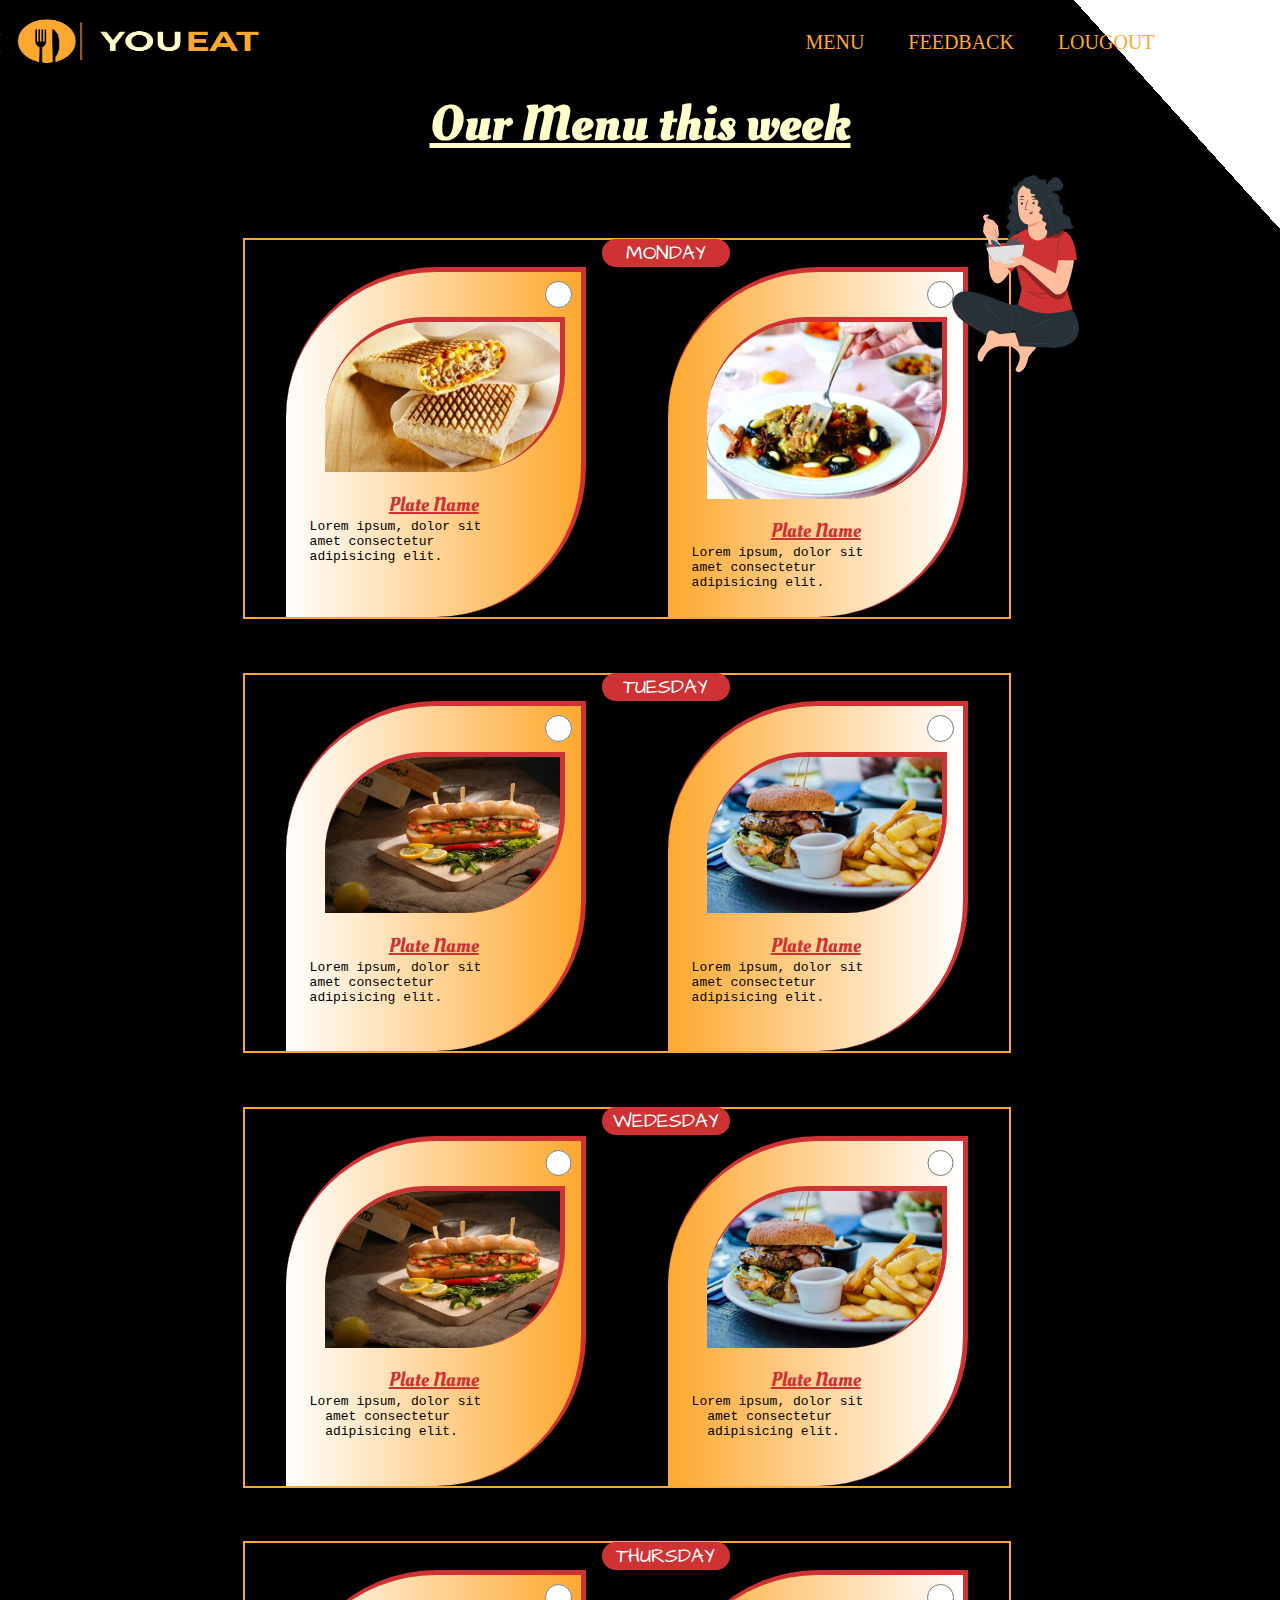
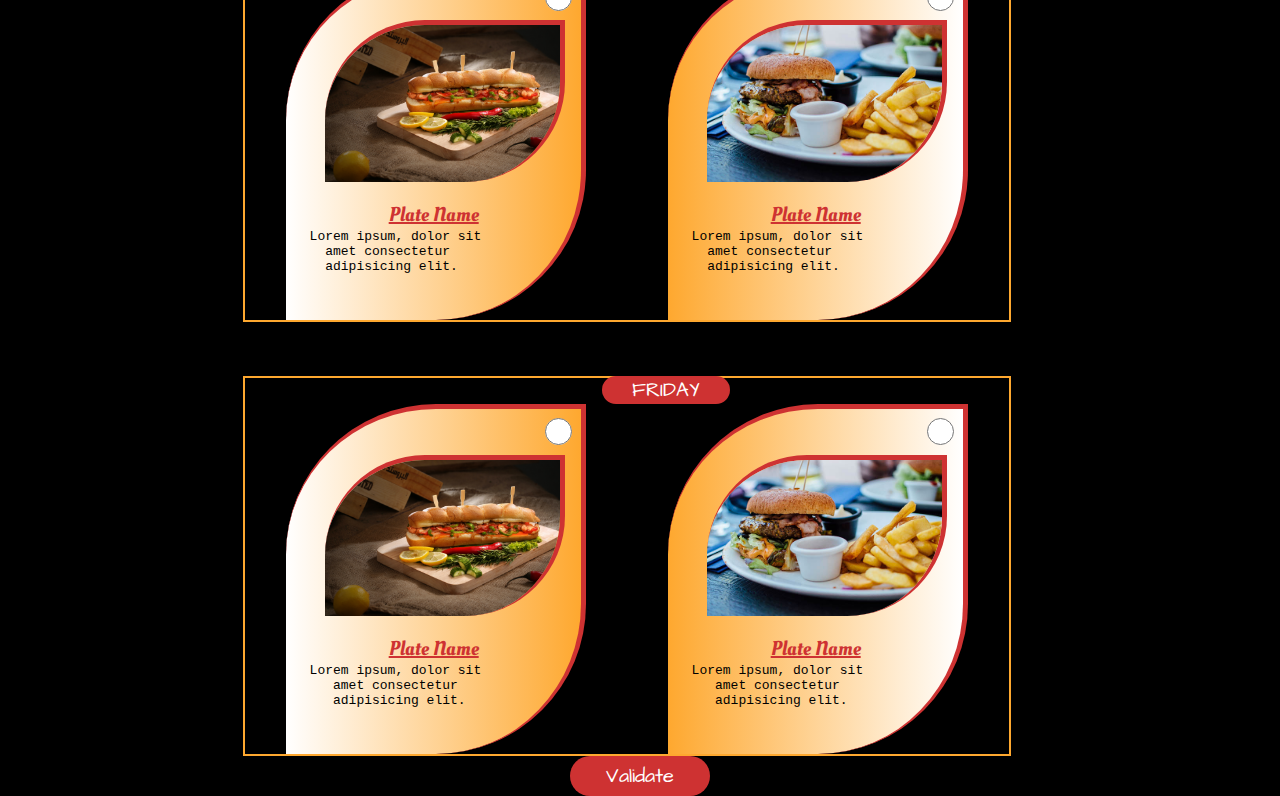
<file: CodeSource/PageMenu.html>
<!DOCTYPE html>
<html lang="en">

<head>
    <meta charset="UTF-8">
    <meta http-equiv="X-UA-Compatible" content="IE=edge">
    <meta name="viewport" content="width=device-width, initial-scale=1.0">
    <title>Menu</title>
    <meta name="description"
        content="Le site officiel de restauration de l'école YouCode / Si vous etes actuellement  un étiduant  YouCode  commencer par reservée votre plat  ">
    <meta name="keywords" content="Repat , manger , plats , admin , gerer ,YouEat ,YouCode">
    <link rel="stylesheet" href="index.css">
    <link rel="icon" href="Ressources/ICON.png">
    <style>
        body {
            background: rgb(255, 255, 255);
            background: linear-gradient(228deg, rgba(255, 255, 255, 1) 0%, rgba(255, 255, 255, 1) 6%, rgba(0, 0, 0, 1) 6%, rgba(0, 0, 0, 1) 56%);
        }
    </style>
</head>

<body>

    <main>
        <!-- Header -->
        <div class="header-Menu">

            <div class="Logo-Page-Menu">
                <img class="Logo-Image-PageMenu" src="Ressources/logo.png" alt="logo">
            </div>


            <div class="List-Menu">
                <ul>
                    <li> <a href="PageMenu.html"> MENU </a></li>
                    <li> <a href="PageFeedBack.html">FEEDBACK</a></li>
                    <li> <a href="index.html">LOUGOUT</a></li>
                </ul>
            </div>
        </div>


        <h1 class="Title-Menu">Our Menu this week</h1>
        <div class="girl-image">
            <style>
                svg#freepik_stories-eating-healthy-food:not(.animated) .animable {
                    opacity: 0;
                }

                svg#freepik_stories-eating-healthy-food.animated #freepik--speech-bubble--inject-4 {
                    animation: 1s 1 forwards cubic-bezier(.36, -0.01, .5, 1.38) slideDown;
                    animation-delay: 0s;
                }

                svg#freepik_stories-eating-healthy-food.animated #freepik--Character--inject-4 {
                    animation: 1s 1 forwards cubic-bezier(.36, -0.01, .5, 1.38) slideUp, 1.5s Infinite linear floating;
                    animation-delay: 0s, 1s;
                }

                @keyframes slideDown {
                    0% {
                        opacity: 0;
                        transform: translateY(-30px);
                    }

                    100% {
                        opacity: 1;
                        transform: translateY(0);
                    }
                }

                @keyframes slideUp {
                    0% {
                        opacity: 0;
                        transform: translateY(30px);
                    }

                    100% {
                        opacity: 1;
                        transform: inherit;
                    }
                }

                @keyframes floating {
                    0% {
                        opacity: 1;
                        transform: translateY(0px);
                    }

                    50% {
                        transform: translateY(-10px);
                    }

                    100% {
                        opacity: 1;
                        transform: translateY(0px);
                    }
                }

                .animator-hidden {
                    display: none;
                }
            </style>
            <svg class="animated" id="freepik_stories-eating-healthy-food" xmlns="http://www.w3.org/2000/svg"
                viewBox="0 0 500 500" version="1.1" xmlns:xlink="http://www.w3.org/1999/xlink"
                xmlns:svgjs="http://svgjs.com/svgjs">
                <g id="freepik--background-complete--inject-4" class="animable animator-hidden"
                    style="transform-origin: 252.28px 252.4px;">
                    <path
                        d="M415.63,319.21s-17.83-92.33-17.87-111.33c-.05-26.29,20.07-36.75,20.07-36.75L410,148.83h43L446.23,171s22.64,12,19.49,39.27c-5.91,51-15.32,109-15.32,109Z"
                        style="fill: rgb(245, 245, 245); transform-origin: 431.89px 234.05px;" id="el09f2pai2dqqi"
                        class="animable"></path>
                    <path
                        d="M456.64,181.6a2.38,2.38,0,0,1-.47,0,12.29,12.29,0,0,0-1.41-.06,13.45,13.45,0,0,0-5.22,1.15,18.37,18.37,0,0,0-6.7,5.11,31.67,31.67,0,0,0-3.07,4.34,36.65,36.65,0,0,0-2.71,5.31,15.84,15.84,0,0,0-1.25,6.34,9.86,9.86,0,0,0,2.55,6.34,7,7,0,0,0,3,1.91,6,6,0,0,0,3.67-.1,8.63,8.63,0,0,0,5.15-5.57,8.34,8.34,0,0,0-1.8-7.71,12.53,12.53,0,0,0-7.38-4.27,16.75,16.75,0,0,0-8.89,1.06,29.12,29.12,0,0,0-17.38,20.46,19.32,19.32,0,0,0,.17,8.7,12.76,12.76,0,0,0,4.24,7,7.36,7.36,0,0,0,3.56,1.64,5.5,5.5,0,0,0,3.67-.73,7.54,7.54,0,0,0,3.28-6.3,7.8,7.8,0,0,0-.68-3.43,8.7,8.7,0,0,0-2.06-2.7,11.94,11.94,0,0,0-5.8-2.7,16.66,16.66,0,0,0-10.84,1.88,19.6,19.6,0,0,0-6.4,5.51,17.91,17.91,0,0,0-2.58,4.71c-.43,1.15-.57,1.79-.61,1.78a12.71,12.71,0,0,1,.49-1.83,17.39,17.39,0,0,1,2.51-4.8,19.55,19.55,0,0,1,6.42-5.67,16.93,16.93,0,0,1,11.09-2,12.39,12.39,0,0,1,6,2.78,9.05,9.05,0,0,1,2.18,2.84,8.24,8.24,0,0,1,.75,3.65,8.07,8.07,0,0,1-3.51,6.76,6,6,0,0,1-4,.81,7.92,7.92,0,0,1-3.84-1.74,13.39,13.39,0,0,1-4.45-7.33,20,20,0,0,1-.2-9,28.66,28.66,0,0,1,9.6-15.94,28.19,28.19,0,0,1,8.16-5,17.4,17.4,0,0,1,9.22-1.09,13.2,13.2,0,0,1,7.73,4.5,10.4,10.4,0,0,1,2,3.93,7.83,7.83,0,0,1-.12,4.32,9.18,9.18,0,0,1-5.52,5.92,6.63,6.63,0,0,1-4,.09,7.57,7.57,0,0,1-3.27-2.07,10.42,10.42,0,0,1-2.65-6.68,16.32,16.32,0,0,1,1.33-6.51,38.43,38.43,0,0,1,2.77-5.36,32,32,0,0,1,3.15-4.35,18.58,18.58,0,0,1,6.87-5.12,13.09,13.09,0,0,1,5.32-1A7.82,7.82,0,0,1,456.64,181.6Z"
                        style="fill: rgb(224, 224, 224); transform-origin: 428.66px 207.626px;" id="el9dlhv76eryk"
                        class="animable"></path>
                    <path
                        d="M457.76,251.34a15.47,15.47,0,0,1-.39,4.7,20.34,20.34,0,0,1-1.89,5.21,20.09,20.09,0,0,1-4.5,5.8,18.8,18.8,0,0,1-7.87,4.13,19.24,19.24,0,0,1-10.2-.15,17.72,17.72,0,0,1-9.17-6.47,17.12,17.12,0,0,1-3.53-11.5,8.52,8.52,0,0,1,2.55-5.66,6.15,6.15,0,0,1,5.86-1.16,7.4,7.4,0,0,1,4.55,3.64,8.4,8.4,0,0,1,.59,5.56,10.27,10.27,0,0,1-2.46,4.71,11.93,11.93,0,0,1-4.13,2.85,17.33,17.33,0,0,1-8.81,1.11,21.14,21.14,0,0,1-11.58-5.31,15.47,15.47,0,0,1-3-3.6s.08.07.21.23l.57.71a21.91,21.91,0,0,0,2.42,2.48,20.8,20.8,0,0,0,4.56,3,20.43,20.43,0,0,0,6.91,2,16.87,16.87,0,0,0,8.56-1.14,11.59,11.59,0,0,0,3.93-2.74,9.78,9.78,0,0,0,2.31-4.47,7.79,7.79,0,0,0-.57-5.17,6.78,6.78,0,0,0-4.18-3.33,5.59,5.59,0,0,0-5.3,1,7.88,7.88,0,0,0-2.33,5.26,16.53,16.53,0,0,0,3.39,11.08,17.34,17.34,0,0,0,8.86,6.29,18.75,18.75,0,0,0,9.9.19,18.29,18.29,0,0,0,7.71-4,19.92,19.92,0,0,0,4.49-5.63,20.82,20.82,0,0,0,1.95-5.1,21.74,21.74,0,0,0,.54-3.43c0-.37,0-.67.05-.91A1.61,1.61,0,0,1,457.76,251.34Z"
                        style="fill: rgb(224, 224, 224); transform-origin: 430.789px 258.87px;" id="elwx8atfj9o59"
                        class="animable"></path>
                    <path
                        d="M449.75,294.86c-.06.12-1.93-.89-5.18-1.83a26.6,26.6,0,0,0-2.69-.65c-1-.22-2-.33-3.14-.47a37.47,37.47,0,0,0-7.25,0,37,37,0,0,0-7.09,1.56c-1,.38-2.06.72-2.95,1.15a26.35,26.35,0,0,0-2.49,1.22c-3,1.64-4.57,3-4.65,2.93a8.36,8.36,0,0,1,1.1-1,13.83,13.83,0,0,1,1.39-1.05,23,23,0,0,1,1.95-1.26,23.71,23.71,0,0,1,2.48-1.3c.91-.46,1.92-.82,3-1.23a35.57,35.57,0,0,1,7.2-1.64,36.32,36.32,0,0,1,7.38,0c1.13.17,2.2.29,3.18.54a25,25,0,0,1,2.71.73c.83.23,1.54.55,2.18.79a12.92,12.92,0,0,1,1.59.73A6.35,6.35,0,0,1,449.75,294.86Z"
                        style="fill: rgb(224, 224, 224); transform-origin: 432.03px 294.937px;" id="elf12fg1dcmc"
                        class="animable"></path>
                    <path
                        d="M446.75,172.29a9.62,9.62,0,0,1-1.42,1c-.94.61-2.33,1.43-4.1,2.37a70.4,70.4,0,0,1-30,8c-2,.07-3.61.06-4.73,0a8,8,0,0,1-1.73-.15,10,10,0,0,1,1.73-.09c1.12,0,2.73-.06,4.71-.19a78,78,0,0,0,29.79-8c1.78-.88,3.21-1.64,4.17-2.19A9.6,9.6,0,0,1,446.75,172.29Z"
                        style="fill: rgb(224, 224, 224); transform-origin: 425.76px 177.999px;" id="elgiyjnsugs0l"
                        class="animable"></path>
                    <path
                        d="M452.16,149.89c0,.06-1.05-.1-3-.1a25.4,25.4,0,0,0-7.91,1.29,24.72,24.72,0,0,0-5,2.3,23.43,23.43,0,0,0-2.53,1.75,12.33,12.33,0,0,0-2.32,2.25,6.71,6.71,0,0,0-1.41,3,3.4,3.4,0,0,0,1,3.05,7.31,7.31,0,0,0,3.18,1.6,7.93,7.93,0,0,0,3.64.42,2.75,2.75,0,0,0,2-2.6,6.35,6.35,0,0,0-.72-3.47,11,11,0,0,0-4.79-4.82,14,14,0,0,0-6-1.63,16.65,16.65,0,0,0-5.43.8,24.8,24.8,0,0,0-7.08,3.74c-.76.57-1.34,1-1.73,1.35a5.11,5.11,0,0,1-.61.47s.17-.21.53-.56.92-.85,1.66-1.46a23.9,23.9,0,0,1,7.1-4,16.74,16.74,0,0,1,5.58-.9,14.44,14.44,0,0,1,6.28,1.64,11.48,11.48,0,0,1,5.07,5.06,7.06,7.06,0,0,1,.78,3.79,4.11,4.11,0,0,1-.67,1.94A3,3,0,0,1,438,166a8.43,8.43,0,0,1-4-.43,7.82,7.82,0,0,1-3.43-1.76,4,4,0,0,1-1.15-3.58A7.12,7.12,0,0,1,431,157a13.28,13.28,0,0,1,2.42-2.33,23.91,23.91,0,0,1,2.61-1.76,25.17,25.17,0,0,1,5.16-2.28,24.1,24.1,0,0,1,8-1.11,20.22,20.22,0,0,1,2.21.19A3.55,3.55,0,0,1,452.16,149.89Z"
                        style="fill: rgb(224, 224, 224); transform-origin: 432.805px 157.792px;" id="elg5s338v3ch"
                        class="animable"></path>
                    <polygon points="176.29 83.3 176.29 167.97 54.69 167.97 50.31 83.9 176.29 83.3"
                        style="fill: rgb(224, 224, 224); transform-origin: 113.3px 125.635px;" id="ela3fkafn5hdd"
                        class="animable"></polygon>
                    <g id="elkpkbqqvsvz">
                        <rect x="69.16" y="65.04" width="83.9" height="121.6"
                            style="fill: rgb(255, 255, 255); transform-origin: 111.11px 125.84px; transform: rotate(-90deg);"
                            class="animable"></rect>
                    </g>
                    <path d="M172.49,168.37H49.73V83.32H172.49ZM50.88,167.21H171.33V84.47H50.88Z"
                        style="fill: rgb(224, 224, 224); transform-origin: 111.11px 125.845px;" id="el5ltl75smo3a"
                        class="animable"></path>
                    <rect x="63.48" y="94.32" width="95.26" height="63.05"
                        style="fill: rgb(255, 255, 255); transform-origin: 111.11px 125.845px;" id="eliqq2i34pk2"
                        class="animable"></rect>
                    <path
                        d="M158.74,94.32l-.47,0h-1.35l-5.24,0-19.63.07-68.57.13.27-.27c0,19.26,0,40.61,0,63h0l-.3-.3,95.26.06-.24.24c.05-19.19.1-34.92.13-45.88,0-5.47,0-9.75.06-12.68,0-1.45,0-2.56,0-3.33s0-1.16,0-1.16,0,.37,0,1.11,0,1.85,0,3.28c0,2.92,0,7.18.06,12.64,0,11,.08,26.77.13,46v.24h-.24l-95.26.06h-.3v-.3h0c0-22.43,0-43.78,0-63V94h.28l68.75.14,19.57.07,5.18,0h1.32Z"
                        style="fill: rgb(224, 224, 224); transform-origin: 110.95px 125.765px;" id="elp7354nataum"
                        class="animable"></path>
                    <path
                        d="M50.31,83.66A10.51,10.51,0,0,1,52.4,85c1.24.9,2.94,2.18,4.77,3.64s3.43,2.85,4.57,3.89a9.9,9.9,0,0,1,1.74,1.78c-.11.13-3-2.28-6.69-5.2S50.2,83.8,50.31,83.66Z"
                        style="fill: rgb(224, 224, 224); transform-origin: 56.8935px 88.9875px;" id="ell9ctvaesi6k"
                        class="animable"></path>
                    <path
                        d="M171.91,83.9a59.73,59.73,0,0,1-6.4,5.44,59.76,59.76,0,0,1-6.77,5,59.09,59.09,0,0,1,6.4-5.45A58.87,58.87,0,0,1,171.91,83.9Z"
                        style="fill: rgb(224, 224, 224); transform-origin: 165.325px 89.12px;" id="el4qz64js1dcu"
                        class="animable"></path>
                    <path d="M171.81,167.8l-13.55-11"
                        style="fill: rgb(255, 255, 255); transform-origin: 165.035px 162.3px;" id="elpjolj2i1gmd"
                        class="animable"></path>
                    <path
                        d="M158.26,156.81a65.52,65.52,0,0,1,7,5.27c3.75,3,6.7,5.59,6.59,5.72a63,63,0,0,1-7-5.26C161.1,159.51,158.15,156.94,158.26,156.81Z"
                        style="fill: rgb(224, 224, 224); transform-origin: 165.055px 162.305px;" id="elkh78zqpupkl"
                        class="animable"></path>
                    <path
                        d="M50.31,167.79c-.11-.13,2.73-2.54,6.33-5.39a57.88,57.88,0,0,1,6.7-4.92c.11.13-2.73,2.54-6.33,5.39A57.88,57.88,0,0,1,50.31,167.79Z"
                        style="fill: rgb(224, 224, 224); transform-origin: 56.825px 162.635px;" id="elwhibgg03p8b"
                        class="animable"></path>
                    <g id="el8verjqn3dju">
                        <rect x="102.23" y="94.55" width="21.11" height="59.94"
                            style="fill: rgb(224, 224, 224); transform-origin: 112.785px 124.52px; transform: rotate(-90deg);"
                            class="animable"></rect>
                    </g>
                    <rect x="224.27" y="29.61" width="95.87" height="99.94"
                        style="fill: rgb(224, 224, 224); transform-origin: 272.205px 79.58px;" id="elr9bw9ba8xgh"
                        class="animable"></rect>
                    <rect x="217.78" y="29.61" width="95.87" height="99.94"
                        style="fill: rgb(250, 250, 250); transform-origin: 265.715px 79.58px;" id="ellgryo3yf0d"
                        class="animable"></rect>
                    <path d="M313.68,129.58H217.75v-100h95.93Zm-95.87-.06h95.81V29.64H217.81Z"
                        style="fill: rgb(224, 224, 224); transform-origin: 265.715px 79.58px;" id="el9c5cz9i0sci"
                        class="animable"></path>
                    <rect x="230.66" y="43.05" width="70.1" height="73.07"
                        style="fill: rgb(250, 250, 250); transform-origin: 265.71px 79.585px;" id="eldacuqce12rg"
                        class="animable"></rect>
                    <path
                        d="M230.66,116.6a11,11,0,0,1-1.73,2c-1.12,1.19-2.69,2.78-4.45,4.52s-3.39,3.29-4.58,4.38a11.36,11.36,0,0,1-2,1.69,11.17,11.17,0,0,1,1.72-2c1.12-1.18,2.7-2.79,4.47-4.53s3.39-3.29,4.59-4.39A11.35,11.35,0,0,1,230.66,116.6Z"
                        style="fill: rgb(224, 224, 224); transform-origin: 224.28px 122.895px;" id="elft95do17e4p"
                        class="animable"></path>
                    <path
                        d="M300.76,116.42a11.49,11.49,0,0,1,2,1.73c1.18,1.12,2.78,2.7,4.52,4.46s3.28,3.38,4.38,4.58a11.14,11.14,0,0,1,1.69,2,11.17,11.17,0,0,1-2-1.72c-1.18-1.12-2.79-2.69-4.53-4.46s-3.29-3.39-4.39-4.59A11.16,11.16,0,0,1,300.76,116.42Z"
                        style="fill: rgb(224, 224, 224); transform-origin: 307.055px 122.805px;" id="eladp2bnbc8su"
                        class="animable"></path>
                    <path
                        d="M300.57,43.24a11.37,11.37,0,0,1,1.73-2c1.12-1.18,2.69-2.78,4.45-4.52s3.39-3.28,4.58-4.38a11.36,11.36,0,0,1,2-1.69,11.4,11.4,0,0,1-1.72,2c-1.12,1.18-2.7,2.78-4.47,4.52s-3.39,3.29-4.58,4.39A11,11,0,0,1,300.57,43.24Z"
                        style="fill: rgb(224, 224, 224); transform-origin: 306.95px 36.945px;" id="elk38sxhuelxn"
                        class="animable"></path>
                    <path
                        d="M230.47,43.42a11.37,11.37,0,0,1-2-1.73c-1.18-1.12-2.78-2.69-4.52-4.45s-3.28-3.39-4.38-4.58a11.36,11.36,0,0,1-1.69-2,11.4,11.4,0,0,1,2,1.72c1.18,1.12,2.78,2.7,4.52,4.47s3.29,3.39,4.39,4.58A11,11,0,0,1,230.47,43.42Z"
                        style="fill: rgb(224, 224, 224); transform-origin: 224.175px 37.04px;" id="elslxwaysng1"
                        class="animable"></path>
                    <path
                        d="M300.57,116.12a2.81,2.81,0,0,1,0-.36c0-.25,0-.58,0-1,0-.91,0-2.23,0-3.94,0-3.46,0-8.5-.07-14.89,0-12.8-.08-31-.14-52.86l.27.27-69.9,0h0l.31-.31c0,26.82,0,51.91,0,73.07l-.27-.27,50.62.14,14.22.07,3.76,0h1l.34,0h-.31l-.94,0-3.71,0-14.16.07-50.79.13h-.26v-.26c0-21.16,0-46.25-.05-73.07v-.31h.32l69.9,0h.27v.27c-.06,21.9-.1,40.19-.14,53,0,6.37-.05,11.38-.07,14.83,0,1.69,0,3,0,3.89,0,.42,0,.75,0,1S300.57,116.12,300.57,116.12Z"
                        style="fill: rgb(224, 224, 224); transform-origin: 265.735px 79.42px;" id="elub2nkfoflye"
                        class="animable"></path>
                    <rect x="254.02" y="67.89" width="23.39" height="23.39"
                        style="fill: rgb(235, 235, 235); transform-origin: 265.715px 79.585px;" id="eldldyg5z1png"
                        class="animable"></rect>
                    <path d="M452.23,371.94a134.79,134.79,0,0,1-16.08,0,129.41,129.41,0,0,1,16.08,0Z"
                        style="fill: rgb(224, 224, 224); transform-origin: 444.19px 371.935px;" id="elkm1n3jssgv"
                        class="animable"></path>
                    <path
                        d="M453.33,367.38a89,89,0,0,1-9.46.25,89.16,89.16,0,0,1-9.46-.25,89.16,89.16,0,0,1,9.46-.25A89,89,0,0,1,453.33,367.38Z"
                        style="fill: rgb(224, 224, 224); transform-origin: 443.87px 367.38px;" id="elmcb6d9k6xz8"
                        class="animable"></path>
                    <path d="M447.18,362.2a117,117,0,0,1-15.29,0,117,117,0,0,1,15.29,0Z"
                        style="fill: rgb(224, 224, 224); transform-origin: 439.535px 362.2px;" id="eltp33orthnbq"
                        class="animable"></path>
                    <path
                        d="M449.23,353.92c0,.13-4.55.24-10.17.24s-10.17-.11-10.17-.24,4.56-.25,10.17-.25S449.23,353.78,449.23,353.92Z"
                        style="fill: rgb(224, 224, 224); transform-origin: 439.06px 353.915px;" id="el334iaxsgcri"
                        class="animable"></path>
                    <path
                        d="M449.08,349.57c0,.13-4.52.24-10.09.24s-10.1-.11-10.1-.24,4.52-.25,10.1-.25S449.08,349.43,449.08,349.57Z"
                        style="fill: rgb(224, 224, 224); transform-origin: 438.985px 349.565px;" id="ellau7dgx3uc"
                        class="animable"></path>
                    <path
                        d="M447.5,344.18c0,.14-4.8.25-10.72.25s-10.72-.11-10.72-.25,4.8-.24,10.72-.24S447.5,344.05,447.5,344.18Z"
                        style="fill: rgb(224, 224, 224); transform-origin: 436.78px 344.185px;" id="elo2yeopqhpcq"
                        class="animable"></path>
                    <path
                        d="M443.56,336.93a96.69,96.69,0,0,1-9.86.25,96.57,96.57,0,0,1-9.85-.25c0-.13,4.41-.24,9.85-.24S443.56,336.8,443.56,336.93Z"
                        style="fill: rgb(224, 224, 224); transform-origin: 433.705px 336.951px;" id="elcxy55y3wjm"
                        class="animable"></path>
                    <path
                        d="M453.81,377.73A96.85,96.85,0,0,1,444,378a96.57,96.57,0,0,1-9.85-.25c0-.13,4.41-.24,9.85-.24S453.81,377.6,453.81,377.73Z"
                        style="fill: rgb(224, 224, 224); transform-origin: 443.98px 377.771px;" id="el9jo83ihi6s"
                        class="animable"></path>
                    <path
                        d="M455.23,386.23c0,.13-4.35.24-9.7.24s-9.7-.11-9.7-.24a93.61,93.61,0,0,1,9.7-.25A93.77,93.77,0,0,1,455.23,386.23Z"
                        style="fill: rgb(224, 224, 224); transform-origin: 445.53px 386.209px;" id="elqg0bwncmyb"
                        class="animable"></path>
                    <path
                        d="M456.8,391.2a94.25,94.25,0,0,1-9.46.24,94.41,94.41,0,0,1-9.46-.24,89.16,89.16,0,0,1,9.46-.25A89,89,0,0,1,456.8,391.2Z"
                        style="fill: rgb(224, 224, 224); transform-origin: 447.34px 391.194px;" id="elulttlqhj8z"
                        class="animable"></path>
                    <path
                        d="M461.53,396c0,.14-4.69.25-10.48.25s-10.49-.11-10.49-.25,4.7-.25,10.49-.25S461.53,395.82,461.53,396Z"
                        style="fill: rgb(224, 224, 224); transform-origin: 451.045px 396px;" id="eljmym66lckm"
                        class="animable"></path>
                    <path
                        d="M462.32,403.62a87.6,87.6,0,0,1-9.38.25,87.6,87.6,0,0,1-9.38-.25,92.76,92.76,0,0,1,9.38-.24A92.76,92.76,0,0,1,462.32,403.62Z"
                        style="fill: rgb(224, 224, 224); transform-origin: 452.94px 403.626px;" id="elgkf0fi9p6ai"
                        class="animable"></path>
                    <path
                        d="M463.9,407.63a88.93,88.93,0,0,1-9.36,1.06,90.29,90.29,0,0,1-9.4.56,90.26,90.26,0,0,1,9.36-1.05A92.17,92.17,0,0,1,463.9,407.63Z"
                        style="fill: rgb(224, 224, 224); transform-origin: 454.52px 408.44px;" id="elcntr0tkpqvw"
                        class="animable"></path>
                    <path
                        d="M465.48,413.43c0,.13-4.7.31-10.49.39s-10.48,0-10.48-.09,4.69-.32,10.48-.4S465.47,413.29,465.48,413.43Z"
                        style="fill: rgb(224, 224, 224); transform-origin: 454.995px 413.571px;" id="elcw24yion2to"
                        class="animable"></path>
                    <path
                        d="M465.78,420.69a89.74,89.74,0,0,1-9.44,1.06,93.69,93.69,0,0,1-9.48.57,90.61,90.61,0,0,1,9.44-1.06A93.82,93.82,0,0,1,465.78,420.69Z"
                        style="fill: rgb(224, 224, 224); transform-origin: 456.32px 421.505px;" id="el6uzmoxqbrrf"
                        class="animable"></path>
                    <path
                        d="M464.85,427.5a15.7,15.7,0,0,1-2.59.56c-1.6.3-3.82.71-6.26,1.2s-4.63,1-6.22,1.35a15,15,0,0,1-2.6.5,12,12,0,0,1,2.51-.84c1.57-.44,3.77-1,6.22-1.49s4.67-.86,6.3-1.07A12.2,12.2,0,0,1,464.85,427.5Z"
                        style="fill: rgb(224, 224, 224); transform-origin: 456.015px 429.302px;" id="elk6ngjnvgemd"
                        class="animable"></path>
                    <path
                        d="M468,435.4a17.75,17.75,0,0,1-2.67.19c-1.65.08-3.92.21-6.42.44s-4.76.52-6.4.74a16.08,16.08,0,0,1-2.66.3,12.09,12.09,0,0,1,2.61-.64c1.62-.31,3.88-.66,6.4-.89s4.81-.31,6.46-.3A12,12,0,0,1,468,435.4Z"
                        style="fill: rgb(224, 224, 224); transform-origin: 458.925px 436.147px;" id="el39h5g7i5592"
                        class="animable"></path>
                    <path
                        d="M471.15,442.34a18.47,18.47,0,0,1-2.78,0c-1.71,0-4.08,0-6.69,0s-5,.26-6.68.41a19.13,19.13,0,0,1-2.77.17,14.19,14.19,0,0,1,2.74-.52,63.33,63.33,0,0,1,6.7-.55,66.38,66.38,0,0,1,6.72.11A13.85,13.85,0,0,1,471.15,442.34Z"
                        style="fill: rgb(224, 224, 224); transform-origin: 461.69px 442.366px;" id="elqjtzsovk81p"
                        class="animable"></path>
                    <path
                        d="M471.78,448.4a21.79,21.79,0,0,1-3-.08c-1.87-.09-4.45-.2-7.3-.21s-5.43.07-7.29.14a21.5,21.5,0,0,1-3,.06,16.93,16.93,0,0,1,3-.41c1.87-.16,4.46-.3,7.33-.28s5.45.17,7.31.35A16.5,16.5,0,0,1,471.78,448.4Z"
                        style="fill: rgb(224, 224, 224); transform-origin: 461.485px 448.019px;" id="elmtmkei4jkh8"
                        class="animable"></path>
                    <path
                        d="M473.2,454a97.5,97.5,0,0,1-10,.55c-5.53.17-10,.2-10,.06s4.47-.38,10-.55S473.2,453.85,473.2,454Z"
                        style="fill: rgb(224, 224, 224); transform-origin: 463.2px 454.303px;" id="elpc9eet42aff"
                        class="animable"></path>
                    <path
                        d="M473.83,458.73c0,.13-4.54.44-10.16.69s-10.18.34-10.18.21,4.54-.45,10.16-.7S473.83,458.59,473.83,458.73Z"
                        style="fill: rgb(224, 224, 224); transform-origin: 463.66px 459.177px;" id="ellvwv84dwg1"
                        class="animable"></path>
                    <path
                        d="M477.77,466.76a32.55,32.55,0,0,1-3.43,0c-2.12,0-5,0-8.26.24s-6.13.54-8.23.82a28,28,0,0,1-3.41.39,3.47,3.47,0,0,1,.89-.25c.58-.14,1.42-.31,2.47-.49a80.78,80.78,0,0,1,8.25-1,76.7,76.7,0,0,1,8.3-.1c1.06.05,1.92.1,2.51.17A2.68,2.68,0,0,1,477.77,466.76Z"
                        style="fill: rgb(224, 224, 224); transform-origin: 466.105px 467.256px;" id="elvarg7iwwzb"
                        class="animable"></path>
                    <path
                        d="M478.87,472.09c0,.13-4.89.49-10.94.79s-11,.43-11,.29,4.89-.49,11-.79S478.87,472,478.87,472.09Z"
                        style="fill: rgb(224, 224, 224); transform-origin: 467.9px 472.641px;" id="el0weat3w6aq7"
                        class="animable"></path>
                    <path
                        d="M108.8,341.73a15.39,15.39,0,0,1-2.89.36c-1.79.15-4.28.26-7,.23s-5.23-.19-7-.37a16.21,16.21,0,0,1-2.89-.42,20.1,20.1,0,0,1,2.91.08c1.8.08,4.27.19,7,.22s5.21,0,7-.09A17.93,17.93,0,0,1,108.8,341.73Z"
                        style="fill: rgb(224, 224, 224); transform-origin: 98.91px 341.917px;" id="eltmrtc8ii1xk"
                        class="animable"></path>
                    <path
                        d="M113,336.65c0,.13-5.15.35-11.51.48s-11.52.13-11.52,0,5.15-.35,11.51-.48S113,336.51,113,336.65Z"
                        style="fill: rgb(224, 224, 224); transform-origin: 101.485px 336.888px;" id="el5y189b9w3y"
                        class="animable"></path>
                    <path
                        d="M103.6,347.37a19.61,19.61,0,0,1-3.22.34c-2,.13-4.75.23-7.8.21s-5.81-.17-7.8-.34a17.58,17.58,0,0,1-3.21-.4,25.11,25.11,0,0,1,3.23.05c2,.08,4.75.17,7.79.2s5.79,0,7.78-.07A23.58,23.58,0,0,1,103.6,347.37Z"
                        style="fill: rgb(224, 224, 224); transform-origin: 92.585px 347.536px;" id="eln7l1o5txa5"
                        class="animable"></path>
                    <path
                        d="M105,355.33c0,.14-5.92.13-13.22,0s-13.22-.38-13.22-.51,5.93-.13,13.23,0S105,355.2,105,355.33Z"
                        style="fill: rgb(224, 224, 224); transform-origin: 91.78px 355.077px;" id="ell70dqfzmr47"
                        class="animable"></path>
                    <path
                        d="M99.19,359.6a3.52,3.52,0,0,1-.91.16c-.59.08-1.45.17-2.51.25-2.12.16-5.06.28-8.31.22s-6.19-.28-8.3-.52c-1.06-.12-1.91-.23-2.5-.33a3.86,3.86,0,0,1-.91-.2,31.34,31.34,0,0,1,3.44.18c2.12.15,5,.32,8.28.38s6.16,0,8.28-.08A27.5,27.5,0,0,1,99.19,359.6Z"
                        style="fill: rgb(224, 224, 224); transform-origin: 87.47px 359.713px;" id="elxytizdm1wf"
                        class="animable"></path>
                    <path
                        d="M99.19,365.2a30.08,30.08,0,0,1-3.47-.56c-2.14-.36-5.1-.79-8.39-1.06s-6.29-.3-8.46-.27a32.35,32.35,0,0,1-3.51,0,4.09,4.09,0,0,1,.93-.15c.61-.08,1.49-.15,2.57-.2a65.84,65.84,0,0,1,8.5.13,68.77,68.77,0,0,1,8.42,1.21c1.06.23,1.92.43,2.51.6A3.92,3.92,0,0,1,99.19,365.2Z"
                        style="fill: rgb(224, 224, 224); transform-origin: 87.275px 364.04px;" id="elwa4s839wamj"
                        class="animable"></path>
                    <path
                        d="M95.8,372.18a5,5,0,0,1-1.14-.16l-3-.59c-2.58-.5-6.14-1.17-10.1-1.81s-7.55-1.11-10.15-1.44l-3.09-.4a5.83,5.83,0,0,1-1.13-.2,5.41,5.41,0,0,1,1.15,0c.73,0,1.8.12,3.11.24,2.62.24,6.23.67,10.19,1.3s7.53,1.37,10.09,2c1.28.29,2.32.55,3,.74A5.77,5.77,0,0,1,95.8,372.18Z"
                        style="fill: rgb(224, 224, 224); transform-origin: 81.495px 369.865px;" id="el3mwtd8vo7dk"
                        class="animable"></path>
                    <path
                        d="M92.58,378.58c0,.13-5.3.1-11.82-.07S68.94,378.09,69,378s5.29-.1,11.82.07S92.59,378.44,92.58,378.58Z"
                        style="fill: rgb(224, 224, 224); transform-origin: 80.7898px 378.298px;" id="el80rbuaqmeaf"
                        class="animable"></path>
                    <path
                        d="M85.37,385.56c0,.13-5.33.22-11.91.19s-11.92-.16-11.92-.29,5.34-.23,11.92-.2S85.37,385.42,85.37,385.56Z"
                        style="fill: rgb(224, 224, 224); transform-origin: 73.455px 385.505px;" id="el12skqiws4nu"
                        class="animable"></path>
                    <path
                        d="M83,393.39a26.43,26.43,0,0,1-3.34-.29c-2.06-.21-4.91-.49-8.05-.69s-6-.3-8.08-.36a26.21,26.21,0,0,1-3.35-.15,3.52,3.52,0,0,1,.9-.11c.57,0,1.41-.07,2.45-.09,2.08,0,4.95,0,8.11.22s6,.53,8.06.84c1,.15,1.86.29,2.43.4A3.07,3.07,0,0,1,83,393.39Z"
                        style="fill: rgb(224, 224, 224); transform-origin: 71.59px 392.545px;" id="elr78f69cwpk"
                        class="animable"></path>
                    <path
                        d="M80,398.78a3.1,3.1,0,0,1-.92.11c-.6,0-1.46.06-2.52.06-2.14,0-5.08,0-8.33-.28s-6.17-.6-8.28-.93c-1-.17-1.9-.31-2.48-.44a3.59,3.59,0,0,1-.9-.23,27.44,27.44,0,0,1,3.43.32c2.11.24,5,.55,8.27.79s6.17.36,8.29.43A29.57,29.57,0,0,1,80,398.78Z"
                        style="fill: rgb(224, 224, 224); transform-origin: 68.285px 398.01px;" id="eleerstvaf3v"
                        class="animable"></path>
                    <path
                        d="M74.16,405.15a17.61,17.61,0,0,1-2.77-.22c-1.69-.18-4-.41-6.63-.6s-5-.28-6.66-.34a17.65,17.65,0,0,1-2.77-.17,13.47,13.47,0,0,1,2.77-.18c1.71,0,4.08,0,6.69.2s5,.48,6.65.75A14.8,14.8,0,0,1,74.16,405.15Z"
                        style="fill: rgb(224, 224, 224); transform-origin: 64.745px 404.39px;" id="ele332rut0vvc"
                        class="animable"></path>
                    <path
                        d="M73.15,413.61a23.63,23.63,0,0,1-3.22-.64c-2-.43-4.72-1-7.76-1.58s-5.8-1-7.8-1.29a25.43,25.43,0,0,1-3.24-.55,3.4,3.4,0,0,1,.89,0c.56,0,1.38.1,2.39.21,2,.21,4.8.59,7.85,1.15s5.79,1.2,7.75,1.72c1,.27,1.77.49,2.31.66A3.53,3.53,0,0,1,73.15,413.61Z"
                        style="fill: rgb(224, 224, 224); transform-origin: 62.14px 411.565px;" id="elgeyc3ug2an8"
                        class="animable"></path>
                    <path
                        d="M63.74,418.85a17.1,17.1,0,0,1-2.67-.39c-1.64-.29-3.9-.67-6.42-1s-4.79-.57-6.45-.72a16.33,16.33,0,0,1-2.68-.32,13.81,13.81,0,0,1,2.7,0c1.67.07,4,.24,6.5.58s4.79.77,6.42,1.14A13.93,13.93,0,0,1,63.74,418.85Z"
                        style="fill: rgb(224, 224, 224); transform-origin: 54.63px 417.602px;" id="el8rytp0x4vwn"
                        class="animable"></path>
                    <path
                        d="M62.14,423.57a24.41,24.41,0,0,1-3.23-.32c-2-.24-4.73-.56-7.77-.85s-5.8-.5-7.8-.64a25.09,25.09,0,0,1-3.23-.31,19.15,19.15,0,0,1,3.25,0c2,0,4.78.2,7.82.49s5.8.68,7.78,1A18.5,18.5,0,0,1,62.14,423.57Z"
                        style="fill: rgb(224, 224, 224); transform-origin: 51.125px 422.475px;" id="elnbozsi3jys"
                        class="animable"></path>
                    <path
                        d="M59.74,429.34a21.2,21.2,0,0,1-3.06,0c-1.88,0-4.49-.07-7.36,0s-5.47.15-7.35.23a21,21,0,0,1-3.06.07,17.46,17.46,0,0,1,3-.42c1.88-.17,4.49-.33,7.38-.37s5.49.06,7.38.18A17.68,17.68,0,0,1,59.74,429.34Z"
                        style="fill: rgb(224, 224, 224); transform-origin: 49.325px 429.254px;" id="el83b7cenjvho"
                        class="animable"></path>
                    <path
                        d="M60.34,435.64a16.79,16.79,0,0,1-2.65-.13c-1.63-.11-3.88-.22-6.37-.18s-4.74.21-6.36.38a18.26,18.26,0,0,1-2.65.21,11.84,11.84,0,0,1,2.6-.56,48.54,48.54,0,0,1,6.4-.52,48,48,0,0,1,6.41.32A12.61,12.61,0,0,1,60.34,435.64Z"
                        style="fill: rgb(224, 224, 224); transform-origin: 51.325px 435.377px;" id="elcx430wxuls8"
                        class="animable"></path>
                    <path
                        d="M52.73,443a17.6,17.6,0,0,1-2.57-.49c-1.58-.32-3.76-.73-6.19-1s-4.65-.42-6.26-.47a17.2,17.2,0,0,1-2.61-.14,11.39,11.39,0,0,1,2.61-.21A44.73,44.73,0,0,1,44,441a48.33,48.33,0,0,1,6.21,1.17A11.75,11.75,0,0,1,52.73,443Z"
                        style="fill: rgb(224, 224, 224); transform-origin: 43.915px 441.84px;" id="eli2hq0plud2"
                        class="animable"></path>
                    <path
                        d="M47.12,451.5a98.4,98.4,0,0,1-10,0c-5.53-.12-10-.33-10-.46s4.49-.15,10,0S47.13,451.37,47.12,451.5Z"
                        style="fill: rgb(224, 224, 224); transform-origin: 37.12px 451.281px;" id="eljhlqf1416fs"
                        class="animable"></path>
                    <path
                        d="M42.32,456.39a24.62,24.62,0,0,1-4.84-.41,23.66,23.66,0,0,1-4.77-.91,24.3,24.3,0,0,1,4.84.42A23.47,23.47,0,0,1,42.32,456.39Z"
                        style="fill: rgb(224, 224, 224); transform-origin: 37.515px 455.73px;" id="elkvcme73c4u"
                        class="animable"></path>
                    <path
                        d="M44.52,465.92a17,17,0,0,1-2.76-.41c-1.7-.29-4-.69-6.63-1.05s-5-.61-6.67-.79a17.84,17.84,0,0,1-2.77-.35,13.64,13.64,0,0,1,2.79,0c1.73.09,4.1.29,6.71.65s5,.82,6.63,1.2A14.09,14.09,0,0,1,44.52,465.92Z"
                        style="fill: rgb(224, 224, 224); transform-origin: 35.105px 464.584px;" id="eldulnx1agm3k"
                        class="animable"></path>
                    <polygon points="109.84 333.56 32.14 475.01 462.08 475.22 427.3 335.39 109.84 333.56"
                        style="fill: rgb(235, 235, 235); transform-origin: 247.11px 404.39px;" id="el21hwtsnbim8"
                        class="animable"></polygon>
                    <polygon points="44.66 452.21 456.36 452.21 450.48 428.58 55.07 433.26 44.66 452.21"
                        style="fill: rgb(250, 250, 250); transform-origin: 250.51px 440.395px;" id="elf7pxmaaglka"
                        class="animable"></polygon>
                    <polygon points="68.48 408.78 445.55 408.78 439.74 385.4 78.89 389.82 68.48 408.78"
                        style="fill: rgb(250, 250, 250); transform-origin: 257.015px 397.09px;" id="el4bw2yuat2b2"
                        class="animable"></polygon>
                    <polygon points="92.34 365.35 434.75 365.35 428.87 341.72 102.76 346.39 92.34 365.35"
                        style="fill: rgb(250, 250, 250); transform-origin: 263.545px 353.535px;" id="el8bwr8su6iba"
                        class="animable"></polygon>
                </g>
                <g id="freepik--Plant--inject-4" class="animable animator-hidden"
                    style="transform-origin: 87.8px 256.904px;">
                    <path
                        d="M89.15,208A10,10,0,0,1,84,202.89c-.41-.95-.42-2.42.59-2.63.62-.13,1.18.35,1.63.79l4.51,4.47A9.44,9.44,0,0,1,91,198.2c.38-.81,1.18-1.67,2-1.37.67.25.88,1.07,1,1.77l1.08,6.45a15.47,15.47,0,0,1,3.54-6.76c.62-.7,1.63-1.38,2.42-.88s.66,1.45.51,2.26a32,32,0,0,1-1.68,5.92,11.16,11.16,0,0,1,7-2.78,2.49,2.49,0,0,1,2.07.67c.7.88.09,2.18-.66,3-2.2,2.5-7.38,3.14-10.71,2.92"
                        style="fill: rgb(206, 50, 50); transform-origin: 96.4939px 203.105px;" id="el31ygd56rcg4"
                        class="animable"></path>
                    <path
                        d="M109.08,213.35c-8.07-6.35-22.25-7.25-31.58-3-10.54,4.82-17.44,16-18.47,26.8-1,10.22,3.95,20.58,8.13,30l40.74.19c4.89-8.07,10-17.11,10.3-26.54S116.49,219.18,109.08,213.35Z"
                        style="fill: rgb(69, 90, 100); transform-origin: 88.564px 237.54px;" id="elbnzpesxg66"
                        class="animable"></path>
                    <path
                        d="M90.8,207.74s-.06,0-.18,0l-.53.13-.86.19a7.21,7.21,0,0,0-1.17.3,23.39,23.39,0,0,0-6.9,3.31,31.26,31.26,0,0,0-7.86,8.16A46.89,46.89,0,0,0,70,225.75a49.83,49.83,0,0,0-2.53,6.77,30.94,30.94,0,0,0-.69,13.8,58.75,58.75,0,0,0,3.07,11c1.13,3.05,2.13,5.49,2.8,7.19.32.83.58,1.48.76,2l.19.51c0,.12.06.18,0,.18s0,0-.09-.16l-.22-.5-.83-1.93c-.71-1.68-1.75-4.11-2.92-7.16a57.87,57.87,0,0,1-3.16-11,31,31,0,0,1,.67-14,50.09,50.09,0,0,1,2.56-6.82A45.7,45.7,0,0,1,73,219.68a30.77,30.77,0,0,1,8-8.18,22.11,22.11,0,0,1,7-3.23A7.2,7.2,0,0,1,89.2,208l.88-.16.54-.08C90.74,207.74,90.8,207.73,90.8,207.74Z"
                        style="fill: rgb(38, 50, 56); transform-origin: 78.339px 237.468px;" id="eluvmsmmcljjf"
                        class="animable"></path>
                    <path
                        d="M102.67,267a3.48,3.48,0,0,1,.19-.61c.15-.43.35-1,.61-1.72.53-1.49,1.32-3.65,2.23-6.33s1.94-5.89,2.83-9.52a62.48,62.48,0,0,0,1.81-12,41.58,41.58,0,0,0-1.25-12,32.8,32.8,0,0,0-3.82-9.09,26.68,26.68,0,0,0-4.17-5.2c-.54-.58-1-.94-1.34-1.23a3.52,3.52,0,0,1-.46-.43,4,4,0,0,1,.51.37,18,18,0,0,1,1.4,1.18,25.49,25.49,0,0,1,4.29,5.16,32.66,32.66,0,0,1,3.94,9.15,41.6,41.6,0,0,1,1.28,12.13,60.75,60.75,0,0,1-1.85,12.06c-.91,3.64-2,6.85-2.92,9.52s-1.77,4.82-2.34,6.29c-.29.71-.51,1.28-.68,1.7A5.58,5.58,0,0,1,102.67,267Z"
                        style="fill: rgb(38, 50, 56); transform-origin: 105.028px 237.935px;" id="el1itkmxkimb7i"
                        class="animable"></path>
                    <path
                        d="M94.8,208a3.64,3.64,0,0,1-.16.59l-.53,1.69c-.24.73-.52,1.63-.82,2.67s-.69,2.23-1.05,3.56c-.76,2.63-1.56,5.8-2.37,9.33s-1.53,7.46-2.15,11.6-1,8.11-1.26,11.72c-.08,1.81-.21,3.53-.22,5.14,0,.81,0,1.59,0,2.34s0,1.46,0,2.15c0,1.37,0,2.61.09,3.7s.08,2,.14,2.79.08,1.33.1,1.76a2.9,2.9,0,0,1,0,.62,4.32,4.32,0,0,1-.08-.61c0-.44-.11-1-.18-1.76s-.16-1.7-.2-2.79-.14-2.33-.15-3.71c0-.69,0-1.41,0-2.15s0-1.54,0-2.34c0-1.62.11-3.34.19-5.16.23-3.63.62-7.61,1.23-11.76s1.39-8.07,2.19-11.62,1.66-6.7,2.45-9.33c.38-1.32.77-2.5,1.1-3.54s.63-1.93.89-2.66l.6-1.66A3.73,3.73,0,0,1,94.8,208Z"
                        style="fill: rgb(38, 50, 56); transform-origin: 90.38px 237.83px;" id="eldrml7l5gprm"
                        class="animable"></path>
                    <path
                        d="M60.33,240.42a13.71,13.71,0,0,1-2.79,1.48A13.55,13.55,0,0,1,54.6,243a12.91,12.91,0,0,1,2.78-1.48A12.74,12.74,0,0,1,60.33,240.42Z"
                        style="fill: rgb(38, 50, 56); transform-origin: 57.465px 241.71px;" id="elu6wgi3wkmf"
                        class="animable"></path>
                    <path
                        d="M61.62,228.71a15.87,15.87,0,0,1-3.06-1.54,15.5,15.5,0,0,1-2.86-1.88,15.65,15.65,0,0,1,3,1.54A15.82,15.82,0,0,1,61.62,228.71Z"
                        style="fill: rgb(38, 50, 56); transform-origin: 58.66px 227px;" id="el4y7t7y3ndim"
                        class="animable"></path>
                    <path
                        d="M69.05,219.05a10.41,10.41,0,0,1-1.35-2.4,10.58,10.58,0,0,1-1-2.55,19.39,19.39,0,0,1,2.35,5Z"
                        style="fill: rgb(38, 50, 56); transform-origin: 67.875px 216.6px;" id="elb957qoefl8k"
                        class="animable"></path>
                    <path
                        d="M79.26,209.92a7.11,7.11,0,0,1-1.48-1.67,6.89,6.89,0,0,1-1.17-1.9A6.43,6.43,0,0,1,78.09,208,6.33,6.33,0,0,1,79.26,209.92Z"
                        style="fill: rgb(38, 50, 56); transform-origin: 77.935px 208.135px;" id="elr880yjadecj"
                        class="animable"></path>
                    <path
                        d="M64.94,254.71a14.23,14.23,0,0,1-2.85,1.76,15.08,15.08,0,0,1-3,1.43,14.23,14.23,0,0,1,2.85-1.76A15.08,15.08,0,0,1,64.94,254.71Z"
                        style="fill: rgb(38, 50, 56); transform-origin: 62.015px 256.305px;" id="el1dudz6uoitx"
                        class="animable"></path>
                    <path
                        d="M77.11,247.59a10.39,10.39,0,0,1-2.61-1.24,11,11,0,0,1-2.41-1.57,11.07,11.07,0,0,1,2.6,1.24A11.3,11.3,0,0,1,77.11,247.59Z"
                        style="fill: rgb(38, 50, 56); transform-origin: 74.6px 246.185px;" id="ely75ngota899"
                        class="animable"></path>
                    <path
                        d="M80.5,231.33A7.73,7.73,0,0,1,78,232.67a7.85,7.85,0,0,1-2.75.71,18,18,0,0,1,2.61-1.07A16.26,16.26,0,0,1,80.5,231.33Z"
                        style="fill: rgb(38, 50, 56); transform-origin: 77.875px 232.355px;" id="elmobdi56467"
                        class="animable"></path>
                    <path
                        d="M84.36,219.07a4.76,4.76,0,0,1-1-2,4.69,4.69,0,0,1-.4-2.22,11.72,11.72,0,0,1,.76,2.09A11.09,11.09,0,0,1,84.36,219.07Z"
                        style="fill: rgb(38, 50, 56); transform-origin: 83.6551px 216.96px;" id="el38ci4e6c97k"
                        class="animable"></path>
                    <path
                        d="M75.73,263.56a11.09,11.09,0,0,1,1.09-2.74,11.72,11.72,0,0,1,1.44-2.57A11.09,11.09,0,0,1,77.17,261,12,12,0,0,1,75.73,263.56Z"
                        style="fill: rgb(38, 50, 56); transform-origin: 76.995px 260.905px;" id="elizhi3xms0c"
                        class="animable"></path>
                    <path d="M96.26,259.19a12,12,0,0,1-4.11-4.81c.09-.06.89,1.11,2,2.43A31,31,0,0,1,96.26,259.19Z"
                        style="fill: rgb(38, 50, 56); transform-origin: 94.205px 256.784px;" id="el4v53y7b4plh"
                        class="animable"></path>
                    <path
                        d="M103.38,241.28a14.8,14.8,0,0,1-2.84,1.85,15.29,15.29,0,0,1-3,1.52,15.38,15.38,0,0,1,2.84-1.85A15.29,15.29,0,0,1,103.38,241.28Z"
                        style="fill: rgb(38, 50, 56); transform-origin: 100.46px 242.965px;" id="elkdkf48p3bah"
                        class="animable"></path>
                    <path
                        d="M98.59,230.27a13.25,13.25,0,0,1,2.2-2.34,14.25,14.25,0,0,1,2.46-2.07,12.81,12.81,0,0,1-2.2,2.34A14.25,14.25,0,0,1,98.59,230.27Z"
                        style="fill: rgb(38, 50, 56); transform-origin: 100.92px 228.065px;" id="eldmmvjg7bx2d"
                        class="animable"></path>
                    <path
                        d="M98.8,218.58A10.37,10.37,0,0,1,96.56,217a10.12,10.12,0,0,1-2-1.87,9.41,9.41,0,0,1,2.25,1.57A10.08,10.08,0,0,1,98.8,218.58Z"
                        style="fill: rgb(38, 50, 56); transform-origin: 96.68px 216.855px;" id="elcz57ruinhms"
                        class="animable"></path>
                    <path
                        d="M112.38,210.85a10.56,10.56,0,0,1-2.23,1.68,10.19,10.19,0,0,1-2.44,1.36,10.18,10.18,0,0,1,2.23-1.68A10.19,10.19,0,0,1,112.38,210.85Z"
                        style="fill: rgb(38, 50, 56); transform-origin: 110.045px 212.37px;" id="elxsxckqa1iab"
                        class="animable"></path>
                    <path
                        d="M117.61,221.56a7.13,7.13,0,0,1-2.33.36,7.13,7.13,0,0,1-2.35,0,7.72,7.72,0,0,1,2.32-.36A7.2,7.2,0,0,1,117.61,221.56Z"
                        style="fill: rgb(38, 50, 56); transform-origin: 115.27px 221.74px;" id="elavqqlicglbw"
                        class="animable"></path>
                    <path
                        d="M121,234.22a11.07,11.07,0,0,1-3-.09,12.21,12.21,0,0,1-2.93-.47,11.06,11.06,0,0,1,3,.09A12.21,12.21,0,0,1,121,234.22Z"
                        style="fill: rgb(38, 50, 56); transform-origin: 118.035px 233.94px;" id="elduy0p2x9cz"
                        class="animable"></path>
                    <path
                        d="M119.33,250.56a18.35,18.35,0,0,1-2.73-2.49,17.94,17.94,0,0,1-2.45-2.75,17.51,17.51,0,0,1,2.72,2.48A17,17,0,0,1,119.33,250.56Z"
                        style="fill: rgb(38, 50, 56); transform-origin: 116.74px 247.94px;" id="el13glwvfi7x1o"
                        class="animable"></path>
                    <path
                        d="M114.88,263.14a12.36,12.36,0,0,1-2.76-2.67,12.84,12.84,0,0,1-2.13-3.18,37.75,37.75,0,0,1,2.43,2.94C113.76,261.84,115,263.06,114.88,263.14Z"
                        style="fill: rgb(38, 50, 56); transform-origin: 112.439px 260.215px;" id="elphp26nr010r"
                        class="animable"></path>
                    <g id="eld0ulx1cmptq">
                        <g style="opacity: 0.3; transform-origin: 105.873px 237.708px;" class="animable">
                            <path
                                d="M99.3,208.85c.06-.11.87.29,2.21,1.19a23.48,23.48,0,0,1,4.92,4.82,27.58,27.58,0,0,1,4.5,9.21,43.22,43.22,0,0,1,1.51,12.39,53,53,0,0,1-1.66,12.35,65.48,65.48,0,0,1-3.25,9.59c-2.27,5.29-4.19,8.29-4.39,8.18s1.21-3.34,3.13-8.68a66.59,66.59,0,0,0,4.25-21.46,45.55,45.55,0,0,0-1.3-11.91,28.43,28.43,0,0,0-3.9-8.88,29.47,29.47,0,0,0-4.28-5C99.88,209.56,99.22,209,99.3,208.85Z"
                                id="elu7924672di" class="animable" style="transform-origin: 105.873px 237.708px;">
                            </path>
                        </g>
                    </g>
                    <g id="ely5brfp07i7">
                        <g style="opacity: 0.3; transform-origin: 90.2828px 237.3px;" class="animable">
                            <path
                                d="M94.51,207.37c.26.06-.27,3.42-1.27,8.81s-2.47,12.8-3.74,21c-.62,4.12-1.11,8.06-1.47,11.64-.16,1.8-.33,3.5-.42,5.1s-.2,3.09-.26,4.45c-.24,5.45-.19,8.84-.49,8.86s-.76-3.36-.87-8.88c0-1.37,0-2.89,0-4.51s.14-3.35.25-5.17c.27-3.63.71-7.62,1.33-11.77,1.28-8.31,3-15.72,4.31-21S94.25,207.32,94.51,207.37Z"
                                id="eluv9ak2712w" class="animable" style="transform-origin: 90.2828px 237.3px;"></path>
                        </g>
                    </g>
                    <g id="elz9wqfec52jn">
                        <g style="opacity: 0.3; transform-origin: 77.205px 236.775px;" class="animable">
                            <path
                                d="M89.73,207c0,.14-.9.5-2.54,1.25A37.53,37.53,0,0,0,80.64,212a33.35,33.35,0,0,0-13.31,20.15,34.37,34.37,0,0,0-.77,7,44.56,44.56,0,0,0,.49,6.56,68.78,68.78,0,0,0,2.69,10.93c1,3.06,1.92,5.52,2.52,7.23s.9,2.68.77,2.74-.64-.82-1.46-2.45-1.94-4-3.11-7.07a59.17,59.17,0,0,1-3.15-11.1,42.51,42.51,0,0,1-.63-6.85,35,35,0,0,1,.77-7.38,33.8,33.8,0,0,1,5.91-13,32.6,32.6,0,0,1,8.51-7.91,29.64,29.64,0,0,1,7-3.33C88.68,207,89.7,206.83,89.73,207Z"
                                id="elw06z59wb79e" class="animable" style="transform-origin: 77.205px 236.775px;">
                            </path>
                        </g>
                    </g>
                    <polygon points="62.03 274.78 68.46 317.04 105.82 317.04 114.49 275.39 62.03 274.78"
                        style="fill: rgb(206, 50, 50); transform-origin: 88.26px 295.91px;" id="elbbvkhmt1uqq"
                        class="animable"></polygon>
                    <path
                        d="M109.26,301.87c0,.12-9.57.22-21.37.22s-21.39-.1-21.39-.22,9.58-.22,21.39-.22S109.26,301.75,109.26,301.87Z"
                        style="fill: rgb(250, 250, 250); transform-origin: 87.88px 301.87px;" id="elwhnn6n8de9q"
                        class="animable"></path>
                    <path
                        d="M109.41,299.79c0,.12-9.64.22-21.52.22s-21.53-.1-21.53-.22,9.64-.22,21.53-.22S109.41,299.67,109.41,299.79Z"
                        style="fill: rgb(250, 250, 250); transform-origin: 87.885px 299.79px;" id="elvgcxvswvwd"
                        class="animable"></path>
                    <path
                        d="M109.34,297.44c0,.12-9.64.22-21.53.22s-21.52-.1-21.52-.22,9.63-.22,21.52-.22S109.34,297.32,109.34,297.44Z"
                        style="fill: rgb(250, 250, 250); transform-origin: 87.815px 297.44px;" id="elgfv5ltjplu9"
                        class="animable"></path>
                    <path
                        d="M72.75,314.63a34.38,34.38,0,0,1-1.15-5.32,34,34,0,0,1-.71-5.39A34.38,34.38,0,0,1,72,309.24,34,34,0,0,1,72.75,314.63Z"
                        style="fill: rgb(250, 250, 250); transform-origin: 71.82px 309.275px;" id="el1mycwfpbjfo"
                        class="animable"></path>
                    <path
                        d="M75.29,314.18a40.69,40.69,0,0,1-.46-5.19,41.12,41.12,0,0,1-.25-5.2,24.75,24.75,0,0,1,.69,5.17A25.25,25.25,0,0,1,75.29,314.18Z"
                        style="fill: rgb(250, 250, 250); transform-origin: 74.9953px 308.985px;" id="eluqupnc5zv29"
                        class="animable"></path>
                    <path
                        d="M79.92,314.18a27,27,0,0,1-1-5.32,25.74,25.74,0,0,1-.28-5.41,48.81,48.81,0,0,1,.72,5.36A44.84,44.84,0,0,1,79.92,314.18Z"
                        style="fill: rgb(250, 250, 250); transform-origin: 79.2614px 308.815px;" id="elf09ta0vwuot"
                        class="animable"></path>
                    <path
                        d="M83.17,314.4a44,44,0,0,1-.35-10.84A44.46,44.46,0,0,1,83.1,309,44.82,44.82,0,0,1,83.17,314.4Z"
                        style="fill: rgb(250, 250, 250); transform-origin: 82.9285px 308.98px;" id="elm31udtw0czg"
                        class="animable"></path>
                    <path
                        d="M88.93,314.18a29.79,29.79,0,0,1-.39-5.13,30.4,30.4,0,0,1,0-5.15,58.92,58.92,0,0,1,.35,10.28Z"
                        style="fill: rgb(250, 250, 250); transform-origin: 88.7023px 309.04px;" id="ele8fgqwldiev"
                        class="animable"></path>
                    <path
                        d="M93.14,314.41A31.48,31.48,0,0,1,93,309.1a32.12,32.12,0,0,1,.26-5.31,32.7,32.7,0,0,1,.18,5.31A33.6,33.6,0,0,1,93.14,314.41Z"
                        style="fill: rgb(250, 250, 250); transform-origin: 93.2118px 309.1px;" id="eluea15vlkzxc"
                        class="animable"></path>
                    <path d="M97.08,313.84a71.58,71.58,0,0,1,1.07-11.06,71.58,71.58,0,0,1-1.07,11.06Z"
                        style="fill: rgb(250, 250, 250); transform-origin: 97.615px 308.31px;" id="elmo96d4zqb1m"
                        class="animable"></path>
                    <path
                        d="M102.16,313.29a18.72,18.72,0,0,1,.63-4.72,19.09,19.09,0,0,1,1.39-4.56,42.1,42.1,0,0,1-1,4.65A43.25,43.25,0,0,1,102.16,313.29Z"
                        style="fill: rgb(250, 250, 250); transform-origin: 103.17px 308.65px;" id="el1tt4hj64ys2"
                        class="animable"></path>
                    <path d="M57.74,266.42v7.9a3.12,3.12,0,0,0,3.11,3.12H115a3.12,3.12,0,0,0,3.12-3.12v-7.9Z"
                        style="fill: rgb(206, 50, 50); transform-origin: 87.93px 271.93px;" id="elcdlcj08avaw"
                        class="animable"></path>
                    <g id="elc19oblsu7t5">
                        <g style="opacity: 0.4; transform-origin: 88.245px 280.475px;" class="animable">
                            <polygon points="62.43 277.44 62.88 279.95 112.8 283.51 114.06 277.44 62.43 277.44"
                                id="elpdecop63pq" class="animable" style="transform-origin: 88.245px 280.475px;">
                            </polygon>
                        </g>
                    </g>
                </g>
                <g id="freepik--Floor--inject-4" class="animable animator-hidden"
                    style="transform-origin: 253.755px 317.23px;">
                    <path
                        d="M487.42,317.23c0,.15-104.63.26-233.65.26s-233.68-.11-233.68-.26,104.6-.26,233.68-.26S487.42,317.09,487.42,317.23Z"
                        style="fill: rgb(38, 50, 56); transform-origin: 253.755px 317.23px;" id="elsrlq7fr6ea"
                        class="animable"></path>
                </g>
                <g id="freepik--speech-bubble--inject-4" class="animable animator-hidden"
                    style="transform-origin: 391.676px 89.0054px;">
                    <path
                        d="M391.6,42.77a46,46,0,0,0-36.45,73.5l-5.34,17.19L366.52,127a45.27,45.27,0,0,0,25.08,7.56,45.9,45.9,0,0,0,0-91.79Z"
                        style="fill: rgb(250, 250, 250); transform-origin: 391.423px 88.665px;" id="eld4190ktsf9"
                        class="animable"></path>
                    <path
                        d="M391.71,42.77a6,6,0,0,1,.8,0l2.34.07c.51,0,1.09,0,1.72.07l2.06.29,2.41.35,2.69.67a43.54,43.54,0,0,1,13,5.68A45.75,45.75,0,0,1,438,90.79c-.07,1.07-.05,2.15-.21,3.22s-.32,2.16-.49,3.25A46.38,46.38,0,0,1,433,110.1a49.77,49.77,0,0,1-8.38,11.53,48.19,48.19,0,0,1-12.08,8.67,43.74,43.74,0,0,1-14.72,4.52,27,27,0,0,1-3.92.33,35,35,0,0,1-4,.08,46.52,46.52,0,0,1-23.78-7.67l.48,0-16.12,6.47-1,.38.27-1q2.44-8.86,4.74-17.23l.08.43A46.29,46.29,0,0,1,346,97a42.07,42.07,0,0,1-.63-10.08,32.26,32.26,0,0,1,.46-4.85c.12-.79.25-1.58.37-2.36s.38-1.52.56-2.28a46.1,46.1,0,0,1,18-26.22,43.61,43.61,0,0,1,10.7-5.64l2.41-.87,2.29-.58,2.09-.52c.67-.13,1.32-.2,1.93-.29,1.22-.15,2.29-.36,3.23-.41l2.37-.08,1.44,0a3.57,3.57,0,0,1,.49,0,1.68,1.68,0,0,1-.49.07l-1.44.12-2.35.15c-.93.08-2,.31-3.2.49a45.83,45.83,0,0,0-36.65,34c-.18.75-.41,1.48-.55,2.25s-.23,1.54-.34,2.31a31.2,31.2,0,0,0-.43,4.76,41,41,0,0,0,.65,9.89,45.34,45.34,0,0,0,8.49,19.26l.14.2-.06.23q-2.28,8.35-4.7,17.24l-.69-.6,16.12-6.49.25-.1.23.15a45.39,45.39,0,0,0,23.24,7.48,33.46,33.46,0,0,0,3.88-.07,27.25,27.25,0,0,0,3.84-.32,42.81,42.81,0,0,0,14.39-4.4,47.43,47.43,0,0,0,11.83-8.47,48.3,48.3,0,0,0,8.23-11.27,45.44,45.44,0,0,0,4.34-12.55c.16-1.07.33-2.13.49-3.19s.14-2.11.22-3.16a49,49,0,0,0-.1-6.19,45.55,45.55,0,0,0-20.59-34.18,43.77,43.77,0,0,0-12.83-5.78L401,43.89l-2.38-.39-2-.34c-.62-.07-1.2-.08-1.71-.12l-2.32-.17A4.57,4.57,0,0,1,391.71,42.77Z"
                        style="fill: rgb(38, 50, 56); transform-origin: 391.676px 89.0054px;" id="elerh19ihbkt9"
                        class="animable"></path>
                    <path
                        d="M374.35,82.57c1-4.28,5-7.95,9.38-7.52a9.59,9.59,0,0,1,6.46,3.9,17.47,17.47,0,0,1,1.52,2.2,18.35,18.35,0,0,1,1.51-2.21,9.65,9.65,0,0,1,6.46-3.9c4.36-.43,8.42,3.24,9.39,7.51s-.64,8.8-3.27,12.29a24.69,24.69,0,0,1-14.44,9.69c-4.89-1.13-11.09-6.18-13.72-9.67S373.39,86.84,374.35,82.57Z"
                        style="fill: rgb(206, 50, 50); transform-origin: 391.713px 89.7678px;" id="el56fq4stuje4"
                        class="animable"></path>
                    <path
                        d="M375.16,90.49h.14l.42,0,1.63,0,6,0-.1-.08,1.83,6.68.11.4.14-.39,3.5-10.07c.39-1.11.77-2.21,1.14-3.28l-.26,0,3.91,6.66,0,.07h.07l10.52-.06,3,0,.79,0a1.39,1.39,0,0,0,.27,0,1.39,1.39,0,0,0-.27,0l-.79,0-3,0-10.52-.05.11.06-3.88-6.68-.16-.26-.1.29c-.37,1.07-.75,2.17-1.14,3.28-1.24,3.6-2.42,7-3.48,10.07h.25c-.7-2.48-1.34-4.74-1.88-6.67l0-.07h-.08l-6,.05-1.63,0h-.42Z"
                        style="fill: rgb(250, 250, 250); transform-origin: 391.715px 90.49px;" id="eloves1lu2c3r"
                        class="animable"></path>
                </g>
                <g id="freepik--Apple--inject-4" class="animable animator-hidden"
                    style="transform-origin: 398.105px 363.62px;">
                    <path
                        d="M398.94,355.2a11.24,11.24,0,0,0-9.48-12.85,1.13,1.13,0,0,0-.81.09,1.18,1.18,0,0,0-.3,1.09,13.61,13.61,0,0,0,10.58,12"
                        style="fill: rgb(69, 90, 100); transform-origin: 393.696px 348.921px;" id="eljbq3s89aak"
                        class="animable"></path>
                    <path
                        d="M383.17,376c2.84,5.85,6.92,9.79,12,10,1,0,1.77-.63,2.74-.69a6.73,6.73,0,0,1,1.61.61,2.35,2.35,0,0,0,.85.19c5.22-.28,9.67-3.95,12.67-10.09,4.17-8.61,2.88-17.85-2.88-20.66a14.67,14.67,0,0,0-2.36-.92,9.67,9.67,0,0,0-2.86-.34,21.46,21.46,0,0,0-6.55,1.49l-.28.1c-4.68-2.07-8.42-2.08-12-.33C380.28,358.12,379,367.36,383.17,376Z"
                        style="fill: rgb(206, 50, 50); transform-origin: 398.105px 370.1px;" id="elkogapyiacm"
                        class="animable"></path>
                    <path
                        d="M383.28,367.25a4.15,4.15,0,0,1-.48-1.73,9.16,9.16,0,0,1,.51-4.3,9.34,9.34,0,0,1,2.41-3.61,4.55,4.55,0,0,1,1.49-1c0,.06-.54.43-1.29,1.21a10,10,0,0,0-2.23,3.54,10.14,10.14,0,0,0-.61,4.13C383.15,366.58,383.34,367.23,383.28,367.25Z"
                        style="fill: rgb(250, 250, 250); transform-origin: 384.972px 361.93px;" id="el1yrz2pkl60l"
                        class="animable"></path>
                    <path d="M384.33,371.34c-.1,0-.29-.38-.41-.91s-.13-1,0-1,.3.38.42.9S384.44,371.32,384.33,371.34Z"
                        style="fill: rgb(250, 250, 250); transform-origin: 384.124px 370.385px;" id="el0tj4359w1nb"
                        class="animable"></path>
                    <path
                        d="M410.85,341.13c0,.07-1.08.48-2.7,1.45a20.46,20.46,0,0,0-2.7,1.93,23.57,23.57,0,0,0-2.85,2.88,22.74,22.74,0,0,0-2.26,3.36,19.93,19.93,0,0,0-1.35,3c-.64,1.78-.82,3-.9,2.94a3.39,3.39,0,0,1,.09-.83c0-.27.1-.59.19-1s.19-.79.35-1.24a19.16,19.16,0,0,1,1.29-3.11,20.36,20.36,0,0,1,5.2-6.36,19,19,0,0,1,2.8-1.88c.41-.25.81-.42,1.15-.59a9.15,9.15,0,0,1,.9-.37A2.85,2.85,0,0,1,410.85,341.13Z"
                        style="fill: rgb(38, 50, 56); transform-origin: 404.47px 348.911px;" id="elseaxhc54tgt"
                        class="animable"></path>
                </g>
                <g id="freepik--Character--inject-4" class="animable animator-active"
                    style="transform-origin: 233.66px 283.507px;">
                    <path
                        d="M246.24,413c7.51.58,15.41.16,21.29,2.54,3,1.22,5.42,2.38,6.44,6.38.88,3.46-1.88,9.23-4.45,11.75-7.49,7.38-10.4,10.83-12.47,19.05s-5,17-12.58,21.5a10.11,10.11,0,0,1-5.67,1.65,5.64,5.64,0,0,1-4.93-3.07c-.81-2,.3-4.1,1.31-5.93,3.06-5.48,5.62-11.31,6.39-17.55s0-8.52-3.89-14c-4.42-5.28-11.88-9.5-20.19-13.42l17-9.75Z"
                        style="fill: rgb(255, 190, 157); transform-origin: 245.814px 444.01px;" id="elz73wlzuxio"
                        class="animable"></path>
                    <path
                        d="M238.41,343.4s-8.4,1.61-11.77.78c-26.53-6.52-83-36-104.21-23.13-18.86,11.44-14,30-2,45.62,11.77,15.39,86.76,54.3,86.76,54.3l25.15-20.6L222.61,396l3.54-.54a60.15,60.15,0,0,0,19.49-.55l31.75-6.18v-33Z"
                        style="fill: rgb(38, 50, 56); transform-origin: 193.611px 369.402px;" id="el8nchik6t7ct"
                        class="animable"></path>
                    <path
                        d="M343.69,353.27s11.84,12.52,13.76,34.65c.65,7.5-3.29,21.34-9.71,26.81a58.64,58.64,0,0,1-42.45,13.54l-71-3.5-2-26.73s28.91-10.81,37-12.32l8.05-1v-29l35.39,1.92C324,358.23,343.69,353.27,343.69,353.27Z"
                        style="fill: rgb(38, 50, 56); transform-origin: 294.905px 390.866px;" id="elp3j47iqsxs"
                        class="animable"></path>
                    <path
                        d="M314.11,370.35a10.09,10.09,0,0,1-1.58.35c-1,.18-2.5.48-4.31.88a101.1,101.1,0,0,0-27.09,10.19c-1.63.89-2.93,1.64-3.83,2.17a9.4,9.4,0,0,1-1.42.78,9.24,9.24,0,0,1,1.32-1c.86-.59,2.14-1.39,3.75-2.33a89.59,89.59,0,0,1,27.19-10.22c1.83-.35,3.32-.6,4.36-.72A9.09,9.09,0,0,1,314.11,370.35Z"
                        style="fill: rgb(69, 90, 100); transform-origin: 294.995px 377.533px;" id="elxotxi71nbh"
                        class="animable"></path>
                    <path
                        d="M345.72,413.2a13.74,13.74,0,0,0,1.4-1.08,8.74,8.74,0,0,0,2.34-4.09,21.43,21.43,0,0,0,.35-7.09,80.47,80.47,0,0,0-.93-8.74,33.15,33.15,0,0,0-2.5-8.36,22.73,22.73,0,0,0-3.94-5.92,20.44,20.44,0,0,0-5.23-4,1.89,1.89,0,0,1,.44.16,9.72,9.72,0,0,1,1.2.57,16.53,16.53,0,0,1,3.86,3,22.54,22.54,0,0,1,4.1,6,32.64,32.64,0,0,1,2.58,8.48,74.86,74.86,0,0,1,.9,8.8,21.26,21.26,0,0,1-.47,7.22,8.64,8.64,0,0,1-2.56,4.14,6,6,0,0,1-1.11.75A1.48,1.48,0,0,1,345.72,413.2Z"
                        style="fill: rgb(69, 90, 100); transform-origin: 343.81px 393.56px;" id="elqy3jli72rb"
                        class="animable"></path>
                    <path
                        d="M232,398.34a5.5,5.5,0,0,1,.74-.33l2.17-.85c1.88-.74,4.63-1.74,8-3s7.49-2.58,12.08-3.94,9.65-2.78,15.05-4A127,127,0,0,1,298.18,383l2.58,0,2.3.12c1.44.07,2.67.15,3.68.28l2.31.27a5.33,5.33,0,0,1,.8.12,4.51,4.51,0,0,1-.81,0l-2.32-.17c-1-.1-2.24-.15-3.67-.19l-2.3-.08-2.57,0a133.79,133.79,0,0,0-27.95,3.43c-5.38,1.17-10.45,2.54-15,3.91s-8.66,2.69-12.09,3.83l-8.09,2.8-2.2.76A4.36,4.36,0,0,1,232,398.34Z"
                        style="fill: rgb(69, 90, 100); transform-origin: 270.925px 390.67px;" id="elgw87ampe1ft"
                        class="animable"></path>
                    <path
                        d="M221.58,399.67a1.57,1.57,0,0,1-.17-.22c-.11-.18-.26-.4-.44-.68l-1.67-2.61-1.19-1.89c-.45-.69-1-1.41-1.5-2.2-1.1-1.57-2.28-3.4-3.75-5.3-.73-1-1.48-2-2.27-3s-1.68-2.09-2.56-3.19c-1.74-2.23-3.78-4.46-5.88-6.84a175.72,175.72,0,0,0-14.87-14.36A176.25,176.25,0,0,0,170.7,347c-2.69-1.68-5.23-3.33-7.71-4.69-1.23-.69-2.4-1.4-3.56-2l-3.35-1.74c-2.11-1.15-4.11-2-5.83-2.84-.87-.4-1.67-.8-2.42-1.13l-2.06-.87-2.85-1.22-.74-.33-.24-.13.26.08.76.28c.7.28,1.66.66,2.89,1.13l2.08.83c.76.32,1.56.7,2.44,1.09,1.73.8,3.75,1.65,5.88,2.78l3.37,1.71c1.17.6,2.35,1.31,3.59,2,2.49,1.35,5,3,7.75,4.67A170.71,170.71,0,0,1,187.62,359a170.26,170.26,0,0,1,14.88,14.42c2.1,2.4,4.13,4.65,5.87,6.9.87,1.11,1.76,2.16,2.54,3.21l2.24,3.05c1.46,1.92,2.62,3.77,3.7,5.35.52.8,1,1.54,1.47,2.23l1.15,1.92c.68,1.13,1.21,2,1.59,2.67.16.29.29.52.4.7S221.59,399.66,221.58,399.67Z"
                        style="fill: rgb(69, 90, 100); transform-origin: 181.761px 365.86px;" id="elryxh24g769e"
                        class="animable"></path>
                    <path
                        d="M185.37,358.58a8.08,8.08,0,0,1-.82-1.23c-.5-.82-1.23-2-2.15-3.41a111.1,111.1,0,0,0-7.86-10.71,114.54,114.54,0,0,0-9.09-9.69c-1.24-1.16-2.25-2.1-3-2.73a9.48,9.48,0,0,1-1.07-1,7.42,7.42,0,0,1,1.2.88c.75.58,1.81,1.48,3.08,2.61a93.5,93.5,0,0,1,9.24,9.62,92.5,92.5,0,0,1,7.77,10.85c.89,1.46,1.57,2.66,2,3.51A8.39,8.39,0,0,1,185.37,358.58Z"
                        style="fill: rgb(69, 90, 100); transform-origin: 173.375px 344.195px;" id="elognv3s19l8j"
                        class="animable"></path>
                    <path
                        d="M132.23,348c-.13.1-2.25-2.88-5.51-5.92s-6.35-5-6.26-5.13a8.66,8.66,0,0,1,2.09,1.16,34.59,34.59,0,0,1,4.52,3.59,33.46,33.46,0,0,1,3.87,4.29A9,9,0,0,1,132.23,348Z"
                        style="fill: rgb(38, 50, 56); transform-origin: 126.344px 342.476px;" id="elpkuae6t3xif"
                        class="animable"></path>
                    <polygon points="232.37 398.34 189.64 403.18 192.07 425.11 241.3 425.11 232.37 398.34"
                        style="fill: rgb(255, 190, 157); transform-origin: 215.47px 411.725px;" id="elnq9j8om427"
                        class="animable"></polygon>
                    <path
                        d="M204.21,425c-6.54.19-19.13,5.9-23.56,10.16s-7.51,9.7-10,15.31c-.83,1.87-1.82,4-3.87,4.52a5.54,5.54,0,0,1-5.31-2.07,10,10,0,0,1-2-5.42c-.92-8.59,4.25-16,9.48-22.48s6.58-9.23,8-19.44c.48-3.49,3.38-9.05,6.61-10.39,3.74-1.55,6.05-.35,8.79,1.3l9.62,5.49"
                        style="fill: rgb(255, 190, 157); transform-origin: 181.787px 424.77px;" id="el6zyu55lb75w"
                        class="animable"></path>
                    <path
                        d="M241.3,425.11a5.5,5.5,0,0,1-1.21.06h-3.28c-2.77,0-6.6.1-10.82.19s-8.07.11-10.85,0c-1.38,0-2.51-.09-3.28-.15a5.44,5.44,0,0,1-1.2-.14,4.81,4.81,0,0,1,1.21-.06l3.28,0c2.77,0,6.59-.09,10.83-.18s8.06-.11,10.83,0c1.39,0,2.51.09,3.29.15A4.77,4.77,0,0,1,241.3,425.11Z"
                        style="fill: rgb(235, 153, 110); transform-origin: 225.98px 425.095px;" id="elmqa1cg5g96p"
                        class="animable"></path>
                    <path
                        d="M223.19,358.3a7.57,7.57,0,0,1,.81,1.24,15.13,15.13,0,0,1,.85,1.53c.3.6.67,1.28,1,2.08s.7,1.65,1,2.61.63,2,.93,3.07a39.56,39.56,0,0,1,1,14.64c-.17,1.12-.3,2.19-.53,3.17s-.43,1.9-.67,2.72-.49,1.56-.71,2.2a14,14,0,0,1-.64,1.62,8.35,8.35,0,0,1-.64,1.34,7.87,7.87,0,0,1,.46-1.41c.16-.45.36-1,.54-1.64s.45-1.37.64-2.2.43-1.73.59-2.71.33-2,.48-3.14a41.61,41.61,0,0,0-.95-14.47c-.29-1.08-.55-2.11-.88-3.05s-.64-1.82-.95-2.61-.64-1.48-.92-2.1-.53-1.13-.75-1.55A8.53,8.53,0,0,1,223.19,358.3Z"
                        style="fill: rgb(69, 90, 100); transform-origin: 226.123px 376.41px;" id="elc5i5gtbby8i"
                        class="animable"></path>
                    <path
                        d="M242.66,376.15a7.5,7.5,0,0,1-.19-1.43c0-.46-.09-1-.19-1.68s-.17-1.39-.34-2.2a44.44,44.44,0,0,0-1.38-5.61,47.93,47.93,0,0,0-2.68-6.55,46.78,46.78,0,0,0-3.69-6,44.4,44.4,0,0,0-3.71-4.44c-.55-.62-1.11-1.12-1.57-1.58s-.89-.84-1.24-1.14a7.28,7.28,0,0,1-1-1,9,9,0,0,1,1.17.85,12.69,12.69,0,0,1,1.3,1.08c.49.44,1.07.93,1.64,1.53a39.26,39.26,0,0,1,3.83,4.41A41.41,41.41,0,0,1,241,365.09a40.9,40.9,0,0,1,1.29,5.69c.15.82.19,1.58.26,2.23a13.94,13.94,0,0,1,.1,1.69A8.19,8.19,0,0,1,242.66,376.15Z"
                        style="fill: rgb(69, 90, 100); transform-origin: 234.679px 360.335px;" id="elzefvanovxf"
                        class="animable"></path>
                    <path
                        d="M348.89,397.9a1.92,1.92,0,0,1-.11.28l-.37.81a25,25,0,0,1-1.64,3,31.54,31.54,0,0,1-3.27,4.26,37.41,37.41,0,0,1-5.31,4.72,47.21,47.21,0,0,1-16.77,7.61c-6.78,1.71-14.47,2.27-22.48,2.37-16.05,0-30.56-.06-41.06-.11l-12.45-.1-3.38-.06-.88,0a1.16,1.16,0,0,1-.3,0l.3,0,.88,0,3.38,0,12.45-.07,41.05,0c8-.1,15.65-.64,22.37-2.31A47.37,47.37,0,0,0,338,410.63a37.24,37.24,0,0,0,5.32-4.62,32.25,32.25,0,0,0,3.31-4.17,27.65,27.65,0,0,0,1.72-2.9l.41-.78A1.94,1.94,0,0,1,348.89,397.9Z"
                        style="fill: rgb(206, 50, 50); transform-origin: 294.88px 409.425px;" id="el83ylomedxjb"
                        class="animable"></path>
                    <path
                        d="M354.84,378.42a49.53,49.53,0,0,1-2.13,6.74,48.1,48.1,0,0,1-2.62,6.58,49.4,49.4,0,0,1,2.13-6.75A47,47,0,0,1,354.84,378.42Z"
                        style="fill: rgb(206, 50, 50); transform-origin: 352.465px 385.08px;" id="elm2seu8t56ge"
                        class="animable"></path>
                    <path
                        d="M179.35,399.19l-.23-.08-.69-.29-2.6-1.14c-2.25-1-5.5-2.47-9.48-4.38s-8.68-4.28-13.73-7.22A112.35,112.35,0,0,1,137,375.26a90.53,90.53,0,0,1-21.57-26.72A81.88,81.88,0,0,1,111.1,339c-.47-1.14-.74-2.06-1-2.67l-.23-.7c0-.16-.07-.25-.07-.25a.82.82,0,0,1,.12.23c.07.18.16.4.28.68.25.6.56,1.51,1,2.64a95.27,95.27,0,0,0,4.48,9.41,92.4,92.4,0,0,0,21.59,26.5,115.08,115.08,0,0,0,15.51,10.81c5,2.95,9.7,5.35,13.65,7.3s7.18,3.47,9.41,4.53l2.56,1.23.66.33C179.28,399.14,179.36,399.18,179.35,399.19Z"
                        style="fill: rgb(206, 50, 50); transform-origin: 144.575px 367.285px;" id="ele7ro0lrnrw4"
                        class="animable"></path>
                    <path
                        d="M252.05,106.79A7.84,7.84,0,0,0,238,108a13.7,13.7,0,0,1-1.36,3.46c-2,2.71-7,1.92-8.58,4.89-1.71,3.16,2.24,6.94,1.28,10.4-.77,2.77-4.32,4-5.13,6.77-1.08,3.65,3.32,7.26,2.26,10.92-.9,3.15-5.34,4.31-6,7.51-.77,3.53,3.58,6.4,3.51,10-.09,4.62-7.15,7.17-6.5,11.75.35,2.53,3.05,4.22,3.5,6.74.85,4.73-6.48,8-5.61,12.75.42,2.22,2.52,3.65,4.34,5s3.69,3.27,3.32,5.51-2.95,3.55-4.35,5.46c-2.16,2.93,1.27,10.54,4.6,12l13.84-10.34s-4-3.31-.85-6.35,1.09-4.4,1-6.7c0,0,3.09,2.6,2,5.31a6.73,6.73,0,0,0,.72,6.46L261,200.1l2.27-20Z"
                        style="fill: rgb(38, 50, 56); transform-origin: 239.284px 162.065px;" id="elz4o5t0ddt0j"
                        class="animable"></path>
                    <path
                        d="M221.25,200.07a5.58,5.58,0,0,1-1.35.05,8.43,8.43,0,0,1-7.52-5.76,8.86,8.86,0,0,1-.39-3.82,12,12,0,0,1,1.42-4c.69-1.34,1.55-2.66,2.2-4.13a8.51,8.51,0,0,0,.81-4.81c-.3-1.69-1.59-3.05-2.61-4.64a4.64,4.64,0,0,1-.91-2.79,3.41,3.41,0,0,1,1.56-2.59,20.82,20.82,0,0,1,2.65-1.46,5,5,0,0,0,2.19-1.87,3.65,3.65,0,0,0,.21-2.85,9.33,9.33,0,0,0-1.38-2.77c-.6-.86-1.31-1.7-1.9-2.64a7.43,7.43,0,0,1-1.25-3.16,4.64,4.64,0,0,1,1-3.3,13.68,13.68,0,0,1,2.61-2.27,17.44,17.44,0,0,0,2.59-2.1,4.28,4.28,0,0,0,1.26-2.82,6.84,6.84,0,0,0-.88-3c-.5-1-1.08-1.88-1.55-2.87a5.93,5.93,0,0,1-.72-3.21,4.35,4.35,0,0,1,.49-1.58,7.07,7.07,0,0,1,1-1.29c1.47-1.5,3.35-2.52,4.14-4.26a4.91,4.91,0,0,0,.34-2.73,14.78,14.78,0,0,0-.7-2.71,12.09,12.09,0,0,1-1-5.4,4.12,4.12,0,0,1,1.14-2.42,5.05,5.05,0,0,1,2.22-1.28c1.6-.48,3.18-.54,4.61-.89a5.22,5.22,0,0,0,3.43-2.1c.74-1.09,1.14-2.33,1.86-3.31a7.56,7.56,0,0,1,5.19-3,7.43,7.43,0,0,1,3.82.45,4.75,4.75,0,0,1,.89.45,1.39,1.39,0,0,1,.29.2s-.4-.25-1.22-.56a7.65,7.65,0,0,0-3.75-.34,7.41,7.41,0,0,0-5,3c-.68,1-1.06,2.18-1.82,3.33a5.6,5.6,0,0,1-3.62,2.28c-1.47.36-3.06.44-4.58.91a4.73,4.73,0,0,0-2,1.19,3.69,3.69,0,0,0-1,2.19,11.6,11.6,0,0,0,1,5.19,14.82,14.82,0,0,1,.72,2.79,5.37,5.37,0,0,1-.36,3c-.9,1.94-2.84,3-4.22,4.4a6.42,6.42,0,0,0-.9,1.19,3.8,3.8,0,0,0-.43,1.4,5.45,5.45,0,0,0,.68,2.93c.45.95,1,1.87,1.54,2.85a7.23,7.23,0,0,1,.95,3.26,4.82,4.82,0,0,1-1.4,3.17,17.24,17.24,0,0,1-2.67,2.17,13.5,13.5,0,0,0-2.5,2.17,4.05,4.05,0,0,0-.93,2.93,6.82,6.82,0,0,0,1.16,2.93c.57.91,1.26,1.73,1.89,2.63a10,10,0,0,1,1.45,2.93,4.15,4.15,0,0,1-.26,3.22,5.53,5.53,0,0,1-2.4,2.06,22.09,22.09,0,0,0-2.6,1.42,2.92,2.92,0,0,0-1.37,2.23,4.29,4.29,0,0,0,.83,2.52c1,1.54,2.32,2.94,2.64,4.8a8.75,8.75,0,0,1-.86,5.05c-.68,1.52-1.55,2.83-2.24,4.14a11.68,11.68,0,0,0-1.42,3.93,8.45,8.45,0,0,0,.34,3.68,8.21,8.21,0,0,0,3.66,4.58,8.75,8.75,0,0,0,3.59,1.17C220.78,200.1,221.24,200,221.25,200.07Z"
                        style="fill: rgb(38, 50, 56); transform-origin: 229.47px 151.176px;" id="elt353atf5ayf"
                        class="animable"></path>
                    <path
                        d="M221.89,215.22a1,1,0,0,1-.28-.2,1.49,1.49,0,0,1-.44-.92,2.57,2.57,0,0,1,.38-1.61,3.14,3.14,0,0,1,1.81-1.35,24.16,24.16,0,0,1,2.74-.64,4,4,0,0,0,2.64-1.7,2,2,0,0,0,.1-1.68,7.82,7.82,0,0,0-1-1.65,4.16,4.16,0,0,1-.87-2,3.76,3.76,0,0,1,.55-2.21c.37-.68.82-1.31,1.22-2a4.06,4.06,0,0,0,.71-2.16,3.22,3.22,0,0,0-1-2.09c-.56-.62-1.25-1.17-1.85-1.86a3,3,0,0,1-.93-2.63,2.27,2.27,0,0,1,.69-1.32,4.52,4.52,0,0,1,1.2-.85c.87-.44,1.79-.74,2.67-1.13a5.25,5.25,0,0,0,2.27-1.61,3.28,3.28,0,0,0,.41-2.71,18.46,18.46,0,0,0-1.07-2.86,11.64,11.64,0,0,1-1-3.08,6.19,6.19,0,0,1,.54-3.28c.86-2,2.34-3.79,2.8-5.92a5,5,0,0,0-.42-3.14,32.87,32.87,0,0,0-1.7-2.95,7.23,7.23,0,0,1-1.19-3.32,5.08,5.08,0,0,1,1.18-3.29c.69-.93,1.49-1.7,2.18-2.55a5.4,5.4,0,0,0,1.38-2.77,4.91,4.91,0,0,0-.74-2.93c-.49-.92-1.11-1.78-1.63-2.71a6,6,0,0,1-.9-3.07,6.13,6.13,0,0,1,1.06-2.93c.53-.86,1.11-1.66,1.52-2.51a3.9,3.9,0,0,0,.4-2.64c-.39-1.77-1.78-3.19-2.12-5.06a3.55,3.55,0,0,1,.59-2.64,11.66,11.66,0,0,1,1.72-1.9,9.09,9.09,0,0,0,1.53-1.79,4.62,4.62,0,0,0,.57-2.13c.06-1.48-.27-2.91-.19-4.3a7.93,7.93,0,0,1,1.18-3.7,7.63,7.63,0,0,1,4.94-3.55,8,8,0,0,1,3.88.11,5.38,5.38,0,0,1,1.26.52s-.43-.2-1.28-.42a8.14,8.14,0,0,0-3.82,0,7.44,7.44,0,0,0-4.73,3.5,7.69,7.69,0,0,0-1.1,3.56c-.07,1.34.27,2.75.23,4.3a4.84,4.84,0,0,1-.61,2.31,9.17,9.17,0,0,1-1.58,1.89,11,11,0,0,0-1.65,1.84,3.07,3.07,0,0,0-.51,2.34c.29,1.68,1.68,3.09,2.14,5a4.43,4.43,0,0,1-.42,2.94c-.44.9-1,1.71-1.54,2.55a5.64,5.64,0,0,0-1,2.7,5.45,5.45,0,0,0,.85,2.81c.49.89,1.12,1.75,1.64,2.71a5.43,5.43,0,0,1,.8,3.23,5.94,5.94,0,0,1-1.49,3c-.71.87-1.51,1.65-2.16,2.53a4.54,4.54,0,0,0-1.08,3,6.67,6.67,0,0,0,1.12,3.07,30.33,30.33,0,0,1,1.72,3,5.59,5.59,0,0,1,.46,3.46c-.51,2.32-2,4.07-2.84,6a5.7,5.7,0,0,0-.51,3,11.65,11.65,0,0,0,.92,2.94,17.94,17.94,0,0,1,1.08,3,3.71,3.71,0,0,1-.49,3.09,5.65,5.65,0,0,1-2.48,1.77c-.9.39-1.81.7-2.64,1.11a2.7,2.7,0,0,0-1.67,1.84,2.65,2.65,0,0,0,.82,2.27c.57.65,1.25,1.2,1.84,1.86a3.7,3.7,0,0,1,1.1,2.36,4.53,4.53,0,0,1-.79,2.37c-.41.69-.87,1.31-1.23,2a3.44,3.44,0,0,0-.52,2,3.85,3.85,0,0,0,.79,1.82,7.82,7.82,0,0,1,1,1.74,2.29,2.29,0,0,1-.14,1.92,4.31,4.31,0,0,1-2.84,1.8c-1,.23-1.95.32-2.74.59a3,3,0,0,0-1.74,1.24,2.47,2.47,0,0,0-.4,1.52A1.57,1.57,0,0,0,221.89,215.22Z"
                        style="fill: rgb(69, 90, 100); transform-origin: 234.919px 161.456px;" id="elh30kg3ns47m"
                        class="animable"></path>
                    <path
                        d="M345.23,353.27l-17.41-58,5.43-92c-11.08-6-24.24-10.82-43-11.57l-30,2.26-33.09,16.53,7,55.62,11.24,48-6.93,29.35C266.73,363.76,304.36,366,345.23,353.27Z"
                        style="fill: rgb(206, 50, 50); transform-origin: 286.195px 276.433px;" id="elougl9ijmhuk"
                        class="animable"></path>
                    <path
                        d="M319,256.91s33.86,1.74,33.86-1.06c0-5.73-1.78-22-6.62-34.66-3.67-9.58-10-16.64-13.4-18.08C325,199.74,319,256.91,319,256.91Z"
                        style="fill: rgb(206, 50, 50); transform-origin: 335.93px 230.205px;" id="el2vkdcwe3exh"
                        class="animable"></path>
                    <path
                        d="M227.59,210.16s-6.39,5.31-13.12,21.27c-8,18.93-10.29,22.83-10.29,22.83l20.07,27.14,10.9-12.22Z"
                        style="fill: rgb(206, 50, 50); transform-origin: 219.665px 245.78px;" id="elc7hlehbsv3d"
                        class="animable"></path>
                    <path
                        d="M245.34,314.05s0-.07-.08-.22-.11-.39-.18-.66c-.16-.62-.37-1.48-.64-2.55-.55-2.22-1.31-5.44-2.22-9.42-1.82-8-4.22-19-6.8-31.18l-6.61-31.23c-.85-3.95-1.55-7.17-2-9.45-.22-1.09-.4-1.94-.53-2.58-.05-.27-.09-.49-.13-.67l0-.23a.61.61,0,0,1,.08.22c.05.18.11.39.18.66q.24.94.63,2.55c.54,2.22,1.29,5.44,2.2,9.43,1.81,8,4.19,19,6.76,31.19s4.94,23.18,6.65,31.21c.86,4,1.56,7.18,2.06,9.46.23,1.08.41,1.94.54,2.57l.13.67A.67.67,0,0,1,245.34,314.05Z"
                        style="fill: rgb(38, 50, 56); transform-origin: 235.765px 269.955px;" id="elgbuwj5mz7wi"
                        class="animable"></path>
                    <g id="eluotxk35t7r">
                        <g style="opacity: 0.3; transform-origin: 310.231px 205.357px;" class="animable">
                            <path
                                d="M324.14,198.73a21.83,21.83,0,0,0-27.81,4.73l-.46-3.4c-.28,3.68-3.24,7.83-2.83,10.23s2.38,4.63,4.81,4.73c3.44.14,6.59-3.71,9.78-2.42,1.06.42,1.84,1.36,2.88,1.84,2.33,1.08,5-.42,7.06-1.91q3.6-2.55,7.07-5.29c1.29-1,2.67-2.23,2.81-3.87C327.62,201.37,325.87,199.75,324.14,198.73Z"
                                id="elogeqq0ezas" class="animable" style="transform-origin: 310.231px 205.357px;">
                            </path>
                        </g>
                    </g>
                    <path
                        d="M328.86,205a23.9,23.9,0,0,0-5.62,5,25.75,25.75,0,0,0-3.86,7.19,84.66,84.66,0,0,0-2.73,9.71,59.91,59.91,0,0,0-1.33,10c-.19,3.1-.25,5.9-.35,8.25s-.19,4.25-.31,5.57c-.05.65-.12,1.16-.16,1.51a1.88,1.88,0,0,1-.09.52,2,2,0,0,1,0-.53c0-.41,0-.91.06-1.52.05-1.31.1-3.21.15-5.56s.07-5.16.23-8.27a57.18,57.18,0,0,1,1.31-10.07,81.2,81.2,0,0,1,2.78-9.76,25.62,25.62,0,0,1,4-7.25,19.23,19.23,0,0,1,4.12-3.78c.55-.37,1-.6,1.31-.78A1.58,1.58,0,0,1,328.86,205Z"
                        style="fill: rgb(38, 50, 56); transform-origin: 321.626px 228.875px;" id="el5fliz3ae0ak"
                        class="animable"></path>
                    <path
                        d="M300.44,334.06a3,3,0,0,1-.5-.06l-1.43-.26c-1.24-.23-3-.62-5.22-1.15a167.78,167.78,0,0,1-16.89-5,170.79,170.79,0,0,1-16.29-6.73c-2-1-3.66-1.8-4.77-2.39l-1.28-.7a2,2,0,0,1-.43-.27,1.5,1.5,0,0,1,.48.18l1.32.6c1.13.55,2.79,1.32,4.84,2.24,4.1,1.86,9.83,4.28,16.3,6.58s12.45,4,16.81,5.15c2.18.56,3.95,1,5.17,1.3l1.41.36A1.5,1.5,0,0,1,300.44,334.06Z"
                        style="fill: rgb(38, 50, 56); transform-origin: 277.035px 325.78px;" id="elj2ur05ll0l"
                        class="animable"></path>
                    <path
                        d="M302.79,322.66a2.75,2.75,0,0,1-.52.07l-1.49.12c-1.3.09-3.18.17-5.5.21a145.62,145.62,0,0,1-36-3.93c-2.26-.54-4.08-1-5.33-1.39l-1.43-.44a2,2,0,0,1-.49-.18,1.83,1.83,0,0,1,.52.08l1.46.34c1.25.31,3.08.74,5.35,1.23a167.85,167.85,0,0,0,35.94,3.92c2.32,0,4.19,0,5.49-.05h1.5A1.76,1.76,0,0,1,302.79,322.66Z"
                        style="fill: rgb(38, 50, 56); transform-origin: 277.41px 320.099px;" id="elp7bw31se4l"
                        class="animable"></path>
                    <g id="elbom3pcp6b9e">
                        <g style="opacity: 0.3; transform-origin: 282.329px 297.43px;" class="animable">
                            <path
                                d="M332.12,313.55c-1.8-2.94-5.32-4.24-8.55-5.46A144.82,144.82,0,0,1,276.3,278.8c-6.53-6.07-12.74-12.91-20.94-16.42s-19.25-2.46-24.07,5.05l3,2c15.12,5,25.16,18.9,36.07,30.51,8.2,8.72,17.35,16.5,26.48,24.25,5.86,5,12.41,10.22,20.1,10.22a17,17,0,0,0,16.23-13.92A10.33,10.33,0,0,0,332.12,313.55Z"
                                id="elz2tewybxqhc" class="animable" style="transform-origin: 282.329px 297.43px;">
                            </path>
                        </g>
                    </g>
                    <path
                        d="M178.42,167.73h-2.61a5.7,5.7,0,0,0-5.16,3.28h0a5.68,5.68,0,0,0,.38,5.53l4,6.25s-4,2.18-2.88,6.54c0,0-2.64,1.61-1.26,7,0,0-1.75,4.52.38,7.66s8.91,15.17,8.91,15.17v13.3l18-2.08V215a22.17,22.17,0,0,0,2.66-6.89c.76-3.89-2.13-18.8-2.13-18.8l-8.28-9.55-9.28-3.64a4.69,4.69,0,0,0-.59,3.34,4.31,4.31,0,0,0,.21.67l-1.38-.63-3.1-5.64v-.75s7.63-1.71,4.71-4.42A4,4,0,0,0,178.42,167.73Z"
                        style="fill: rgb(255, 190, 157); transform-origin: 185.537px 200.095px;" id="elc8c91zo8le"
                        class="animable"></path>
                    <path
                        d="M189.79,203.26s.25.22.44.76a4.17,4.17,0,0,1,.12,2.41,2,2,0,0,1-1.12,1.32,2.88,2.88,0,0,1-2,.09c-1.41-.43-2.31-1.77-3.23-2.92a6.56,6.56,0,0,0-1.54-1.45,3,3,0,0,0-1.83-.46l-3.48.21a19.91,19.91,0,0,1-3.22.07,19.83,19.83,0,0,1,3.19-.43c1-.1,2.16-.22,3.49-.33a3.47,3.47,0,0,1,2.12.5,6.73,6.73,0,0,1,1.67,1.57c.94,1.19,1.79,2.41,3,2.78a2.54,2.54,0,0,0,1.68,0,1.64,1.64,0,0,0,.94-1,4.37,4.37,0,0,0,0-2.24C189.91,203.55,189.75,203.28,189.79,203.26Z"
                        style="fill: rgb(235, 153, 110); transform-origin: 182.202px 205.247px;" id="els0b5r97p4b"
                        class="animable"></path>
                    <path
                        d="M183.09,181.92c0,.06-.4,0-.92-.3a3.84,3.84,0,0,1-1.8-4.1c.13-.6.35-.91.41-.88a7.08,7.08,0,0,0,.31,3A7,7,0,0,0,183.09,181.92Z"
                        style="fill: rgb(38, 50, 56); transform-origin: 181.688px 179.289px;" id="elnk3tcck106c"
                        class="animable"></path>
                    <path
                        d="M181.54,202.65c.06,0,.1.42-.06,1.08a5.7,5.7,0,0,1-1.2,2.31,5.82,5.82,0,0,1-2.1,1.55c-.62.26-1,.29-1.06.23a8.39,8.39,0,0,0,4.42-5.17Z"
                        style="fill: rgb(235, 153, 110); transform-origin: 179.356px 205.248px;" id="eli2nh92i7i2"
                        class="animable"></path>
                    <path
                        d="M192.63,213.11a13.27,13.27,0,0,0-3.5-3.16,12.9,12.9,0,0,0-4.55-1.23,2.76,2.76,0,0,1,1.44-.18,7.93,7.93,0,0,1,6,3.27A2.88,2.88,0,0,1,192.63,213.11Z"
                        style="fill: rgb(235, 153, 110); transform-origin: 188.605px 210.811px;" id="el5cvij5w4ay7"
                        class="animable"></path>
                    <path
                        d="M192.77,203.43a13,13,0,0,1,1.46,4,14.29,14.29,0,0,1,.26,4.16c-.37,2.26-1.41,8.68.06,10.19s11.37,9.63,11.37,9.63h6.23s-12.65-7.81-14.35-13.06-.06-8.06-.92-11.33a88,88,0,0,0-4.25-10.54l-14.46-23.79-2.39.56Z"
                        style="fill: rgb(224, 224, 224); transform-origin: 193.965px 202.05px;" id="el22oj3fq1h7s"
                        class="animable"></path>
                    <path
                        d="M192.77,203.43s-.13-.18-.34-.54-.54-.91-.93-1.58L188,195.23l-12.42-21.85-.15-.26.29-.07,2.38-.56.16,0,.09.14,14.49,23.78h0c1.19,2.55,2.4,5.26,3.46,8.09a13.94,13.94,0,0,1,1.08,4.46c0,1.54-.17,3-.15,4.46a15.54,15.54,0,0,0,.61,4.25,9.33,9.33,0,0,0,2,3.61,41.26,41.26,0,0,0,6,5.53c2.12,1.62,4.25,3.11,6.36,4.44l.68.43h-7.11l-.06-.05c-3.92-3.25-7.51-6.21-10.59-8.95a5,5,0,0,1-1.07-1.16,4.67,4.67,0,0,1-.4-1.47,15.53,15.53,0,0,1-.05-2.8,47.77,47.77,0,0,1,.57-4.87,10.6,10.6,0,0,0,0-3.88,14.59,14.59,0,0,0-.6-2.82A13.12,13.12,0,0,0,193,204a5.74,5.74,0,0,1-.26-.56,9.56,9.56,0,0,1,1,2.18,15,15,0,0,1,.67,2.83,11.11,11.11,0,0,1,0,3.95c-.21,1.46-.43,3.07-.52,4.84a16,16,0,0,0,.08,2.75,4.18,4.18,0,0,0,.38,1.35,4.61,4.61,0,0,0,1,1c3.1,2.71,6.71,5.66,10.64,8.88l-.14,0h6.23l-.12.43q-3.21-2-6.42-4.46a41.06,41.06,0,0,1-6.13-5.59,9.8,9.8,0,0,1-2.12-3.8,16.38,16.38,0,0,1-.63-4.38c0-1.49.19-3,.15-4.44a13.09,13.09,0,0,0-1-4.3c-1.05-2.8-2.26-5.51-3.44-8l0,0L178,172.83l.25.1-2.39.55.14-.32,12.26,22,3.38,6.13.88,1.62C192.68,203.23,192.77,203.43,192.77,203.43Z"
                        style="fill: rgb(38, 50, 56); transform-origin: 194.155px 202.085px;" id="elcvaub6j7j2f"
                        class="animable"></path>
                    <path
                        d="M174.63,183.62a7.67,7.67,0,0,1,6.49-2.34,12.76,12.76,0,0,1,6.49,2.81,40.38,40.38,0,0,1,5.1,5,8.6,8.6,0,0,1,2.39,3.81c.3,1.49-.51,3.32-2,3.55s-2.66-1-3.67-2.12a24.54,24.54,0,0,0-4.64-3.86,8.32,8.32,0,0,0-3.41-1.45,10.1,10.1,0,0,0-4.44.79"
                        style="fill: rgb(255, 190, 157); transform-origin: 184.896px 188.851px;" id="el5frznworu0i"
                        class="animable"></path>
                    <path
                        d="M176.93,189.84a2.71,2.71,0,0,1,.46-.21,14.13,14.13,0,0,1,1.37-.46,7.73,7.73,0,0,1,2.28-.3,6.78,6.78,0,0,1,2.92.92,25.05,25.05,0,0,1,6.13,4.92,6.42,6.42,0,0,0,1.72,1.32,2,2,0,0,0,2-.11,2.78,2.78,0,0,0,1.06-1.9,3.84,3.84,0,0,0-.48-2.27,23.06,23.06,0,0,0-3.08-3.8,35.36,35.36,0,0,0-3.28-3.22,13.11,13.11,0,0,0-6.86-3.26,8.21,8.21,0,0,0-5,1,13.59,13.59,0,0,0-1.53,1.15,1.88,1.88,0,0,1,.31-.4,6.07,6.07,0,0,1,1.12-.92,8.14,8.14,0,0,1,5.14-1.2,13.39,13.39,0,0,1,7.14,3.26,35.05,35.05,0,0,1,3.34,3.25,22.54,22.54,0,0,1,3.17,3.9,4.21,4.21,0,0,1,.53,2.58,3.27,3.27,0,0,1-1.28,2.25,2.49,2.49,0,0,1-2.5.14,6.63,6.63,0,0,1-1.85-1.43,25.94,25.94,0,0,0-6-4.94,6.56,6.56,0,0,0-2.75-1,7.71,7.71,0,0,0-2.22.21C177.6,189.66,177,189.89,176.93,189.84Z"
                        style="fill: rgb(235, 153, 110); transform-origin: 185.029px 188.905px;" id="elz8gidc2pfr"
                        class="animable"></path>
                    <path
                        d="M174.16,195.73c3.17.76,6.75,0,9.54,1.67a12.16,12.16,0,0,1,2.47,2.12l4.37,4.51c.8.83,1.9,1.73,3,1.2a1.77,1.77,0,0,0,.92-1.33,4.49,4.49,0,0,0-.75-2.83,60.56,60.56,0,0,0-3.42-5.59,17.13,17.13,0,0,0-2.15-2.57,14.12,14.12,0,0,0-4.41-3.18c-2.26-.7-3.94-1-6.21,0"
                        style="fill: rgb(255, 190, 157); transform-origin: 184.316px 197.238px;" id="elssosu8j3tu"
                        class="animable"></path>
                    <path
                        d="M177.51,189.73a1.84,1.84,0,0,1,.44-.24,5.89,5.89,0,0,1,1.38-.44,9.44,9.44,0,0,1,5.23.84,14.66,14.66,0,0,1,3,2.17,16.57,16.57,0,0,1,2.83,3.13c.85,1.21,1.7,2.51,2.52,3.89.41.69.81,1.41,1.19,2.15a4.51,4.51,0,0,1,.66,2.54,2.19,2.19,0,0,1-.56,1.29,1.82,1.82,0,0,1-1.29.59,3.45,3.45,0,0,1-2.28-1.2l-3.22-3.33c-1-1-2-2.11-2.93-2.93a7.21,7.21,0,0,0-3.17-1.5c-2.16-.43-4-.37-5.22-.56a13,13,0,0,1-1.42-.25,1.71,1.71,0,0,1-.48-.15s.68.11,1.92.2a44.84,44.84,0,0,1,5.27.4,7.48,7.48,0,0,1,3.37,1.52c1,.85,2,1.9,3,2.94l3.22,3.29a3.07,3.07,0,0,0,1.92,1,1.46,1.46,0,0,0,1.34-1.42,4,4,0,0,0-.6-2.25c-.37-.72-.77-1.43-1.17-2.12-.81-1.37-1.65-2.67-2.47-3.88a17.1,17.1,0,0,0-2.73-3.08,14.48,14.48,0,0,0-2.85-2.16,9.67,9.67,0,0,0-5-1A16.56,16.56,0,0,0,177.51,189.73Z"
                        style="fill: rgb(235, 153, 110); transform-origin: 184.477px 197.313px;" id="els52l8g6yl3d"
                        class="animable"></path>
                    <path
                        d="M179.94,171.87a10.62,10.62,0,0,1-3.64,1.48,8.45,8.45,0,0,1-3.91.38c0-.15,1.72-.32,3.78-.89A24.87,24.87,0,0,1,179.94,171.87Z"
                        style="fill: rgb(235, 153, 110); transform-origin: 176.165px 172.84px;" id="elal14fchcdjp"
                        class="animable"></path>
                    <path
                        d="M202.55,254.5l-4.3-25.91-18,3.32s.94,35.32,1.8,44c1.39,14.08,8.36,29,19,26.36,9.93-2.47,21.66-23.22,21.66-23.22Z"
                        style="fill: rgb(255, 190, 157); transform-origin: 201.48px 265.583px;" id="elu7tgk89wf2j"
                        class="animable"></path>
                    <path
                        d="M292.88,108.48c.69,1.12,2.5.91,3.4,0a7,7,0,0,0,1.37-3.63,5.76,5.76,0,0,1,1.56-3.52c1-.85,2.87-.73,3.3.51-.8-2.13,1.74-4.63,3.85-3.78a4.51,4.51,0,0,1,8.92.06,3.07,3.07,0,0,1,5.25,2.73,4.18,4.18,0,0,1,2.91,6.19,4,4,0,0,1,1.87,7.29,3.52,3.52,0,0,1-3.38,4.86,5.57,5.57,0,0,1-7.61,1.93A16.16,16.16,0,0,1,299,119.15"
                        style="fill: rgb(38, 50, 56); transform-origin: 309.971px 108.232px;" id="el8jakperjtne"
                        class="animable"></path>
                    <path
                        d="M293.94,122.23a6.23,6.23,0,0,0-6-5.92l-33.57-6.08c-10.64-.39-16.77,13.1-16.71,23.75.06,11.83.61,26.27,2.61,35,4,17.48,17.72,18.8,17.72,18.8s.13,5.48.5,13.18a18.65,18.65,0,0,0,20.09,17.7h0a18.64,18.64,0,0,0,17.17-19Z"
                        style="fill: rgb(255, 190, 157); transform-origin: 266.707px 164.47px;" id="elqca7e9gin7"
                        class="animable"></path>
                    <path
                        d="M243.62,146.57a2.27,2.27,0,0,0,2.34,2.14,2.18,2.18,0,0,0,2.2-2.21,2.28,2.28,0,0,0-2.34-2.14A2.18,2.18,0,0,0,243.62,146.57Z"
                        style="fill: rgb(38, 50, 56); transform-origin: 245.89px 146.535px;" id="elt7okj3tg4g"
                        class="animable"></path>
                    <path
                        d="M241.58,140.12c.3.28,1.93-1.11,4.37-1.27s4.31.93,4.56.62c.12-.15-.2-.66-1-1.17a6.18,6.18,0,0,0-3.67-.87,6,6,0,0,0-3.46,1.39C241.65,139.44,241.44,140,241.58,140.12Z"
                        style="fill: rgb(38, 50, 56); transform-origin: 246.037px 138.784px;" id="eltpucr1jnayf"
                        class="animable"></path>
                    <path
                        d="M266.45,145.88a2.27,2.27,0,0,0,2.34,2.13,2.17,2.17,0,0,0,2.2-2.2,2.27,2.27,0,0,0-2.34-2.14A2.18,2.18,0,0,0,266.45,145.88Z"
                        style="fill: rgb(38, 50, 56); transform-origin: 268.72px 145.84px;" id="el0bjq3qmfcovv"
                        class="animable"></path>
                    <path
                        d="M265.67,140.07c.3.28,1.94-1.11,4.37-1.27s4.31.94,4.56.62c.12-.14-.2-.65-1-1.17a6.26,6.26,0,0,0-3.67-.86,6,6,0,0,0-3.46,1.38C265.74,139.4,265.52,140,265.67,140.07Z"
                        style="fill: rgb(38, 50, 56); transform-origin: 270.125px 138.74px;" id="el7um0hc202ph"
                        class="animable"></path>
                    <path
                        d="M258.06,158.77c0-.14-1.53-.3-4-.44-.63,0-1.23-.11-1.36-.52a3.19,3.19,0,0,1,.29-1.88q.72-2.33,1.52-4.87c2.09-6.93,3.56-12.61,3.28-12.69s-2.2,5.47-4.3,12.4L252,155.66a3.67,3.67,0,0,0-.15,2.47A1.58,1.58,0,0,0,253,159,4.48,4.48,0,0,0,254,159C256.53,159,258.06,158.91,258.06,158.77Z"
                        style="fill: rgb(38, 50, 56); transform-origin: 254.882px 148.699px;" id="elkjehjb8tls"
                        class="animable"></path>
                    <path d="M258,187.75a45.09,45.09,0,0,0,23.24-7.94s-5.14,12.56-22.94,12.12Z"
                        style="fill: rgb(235, 153, 110); transform-origin: 269.62px 185.876px;" id="elr2m1p4dx1yc"
                        class="animable"></path>
                    <path
                        d="M264.08,133.8c.28.65,2.7.17,5.58.31s5.26.77,5.59.15c.15-.29-.29-.89-1.27-1.47a9.46,9.46,0,0,0-4.22-1.16,9.19,9.19,0,0,0-4.29.81C264.44,132.94,264,133.49,264.08,133.8Z"
                        style="fill: rgb(38, 50, 56); transform-origin: 269.675px 133.073px;" id="elxb3xbjae1rf"
                        class="animable"></path>
                    <path
                        d="M242.08,134.14c.46.53,2.1-.16,4.12-.33s3.76.12,4.11-.49c.16-.29-.15-.83-.93-1.3a6,6,0,0,0-6.64.66C242.06,133.3,241.87,133.89,242.08,134.14Z"
                        style="fill: rgb(38, 50, 56); transform-origin: 246.175px 132.825px;" id="elk53l0y11j1d"
                        class="animable"></path>
                    <path
                        d="M250.07,109.92c-1,2.19,3.24,6.24,5.54,7s5.28.37,6.52,2.46c1.42,2.37-1.47,6.2,3.33,8.78,1.52.81,3.73-.9,5,.26,1.57,1.44-.48,3.92-.41,6,.13,4.12,7.65,4.45,8.15,8.54.31,2.58-2.57,5-1.57,7.42s5.14,2.24,6.16,4.68c1.31,3.15-4,5.87-3.35,9.21s6.2,3.31,7.31,6.49c.95,2.72-2.11,5.69-1.07,8.37,1.19,3.07,6.37,2.62,7.76,5.6,1.68,3.6-4,7.75-2.08,11.22.64,1.16,2.12,1.57,3,2.57,2.82,3.24,2.57,10.3-.34,13.13l2.08,0a18.92,18.92,0,0,0,15.63-8.74h0l1.73,4c5.54-1.76,9.86-5.39,14.3-9.12a8.91,8.91,0,0,1,8.06-1.76l1.23.33c3.71.28,8.57-1.56,11.67-3.63-4.09-.82-6.29-5.28-7.31-9.32s-1.64-8.55-4.7-11.39c-3.31-3.08-9.05-3.77-10.57-8-1.2-3.34,1-7.15-.05-10.53s-5.1-5.09-6.65-8.32c-2.11-4.4.94-10.22-1.75-14.29-2.91-4.43-10.72-3.78-12.93-8.6-1.21-2.67-.23-6.28-2.33-8.32-1.69-1.63-4.56-1.36-6.33-2.9-2.6-2.25-1.33-6.88-3.59-9.47-3.05-3.5-9.31-.41-13.23-2.9-2.47-1.57-3.29-4.95-5.73-6.56-3.31-2.2-7.65-.22-11.4,1.09-2.9,1-5.95,1.59-8.77,2.83s-5.46,3.28-6.46,6.19.25,6.67,3.16,7.66"
                        style="fill: rgb(38, 50, 56); transform-origin: 297.65px 151.397px;" id="elaex0nr4njln"
                        class="animable"></path>
                    <path
                        d="M343.27,178.65a1.49,1.49,0,0,1,.29.25c.19.18.47.44.81.8a10.24,10.24,0,0,1,1.18,1.44,5.48,5.48,0,0,1,1,2.35,3.93,3.93,0,0,1-.92,3,2.65,2.65,0,0,1-1.63.9,2.6,2.6,0,0,1-1.92-.58,6,6,0,0,1-1.68-4,44,44,0,0,1,0-4.86c.09-1.7.24-3.48.48-5.32.12-.92.27-1.86.43-2.81a11,11,0,0,0,.18-2.87,3.12,3.12,0,0,0-1.32-2.42,4.66,4.66,0,0,0-2.89-.53,28.7,28.7,0,0,1-3.26.16,4,4,0,0,1-3.07-1.47,5.89,5.89,0,0,1-1.07-3.34,17.94,17.94,0,0,1,.27-3.51,13.11,13.11,0,0,0,.11-3.48,4.21,4.21,0,0,0-1.67-2.89,19.81,19.81,0,0,0-3.26-1.62,6.24,6.24,0,0,1-2.87-2.56c-1.29-2.33-1.27-5.06-1.22-7.62a22.72,22.72,0,0,0-.19-3.8,7.73,7.73,0,0,0-1.33-3.4c-1.51-2-3.94-2.83-6.15-3.83a16.84,16.84,0,0,1-3.22-1.77,6.08,6.08,0,0,1-2.18-2.94,18.85,18.85,0,0,1-.51-3.49,4.35,4.35,0,0,0-1.25-2.9,6,6,0,0,0-2.92-1.18,16.05,16.05,0,0,1-3.18-.78,4.33,4.33,0,0,1-2.35-2.22,9.13,9.13,0,0,1-.63-3c-.14-2-.09-4-1-5.54a7.64,7.64,0,0,0-4-3.16,14.31,14.31,0,0,0-4.68-.9c-1.52-.08-3-.06-4.31-.12a19.48,19.48,0,0,1-3.75-.44,10.64,10.64,0,0,1-3-1.18,7,7,0,0,1-3-3.16,4,4,0,0,1-.39-1.48,9.47,9.47,0,0,0,.48,1.43,7,7,0,0,0,3,3A10.39,10.39,0,0,0,279.63,98a20,20,0,0,0,3.71.39c1.34,0,2.78,0,4.32.08a14.83,14.83,0,0,1,4.79.88,8,8,0,0,1,4.21,3.31c1,1.7.93,3.76,1.09,5.71a8.93,8.93,0,0,0,.6,2.89,3.89,3.89,0,0,0,2.12,2,16.53,16.53,0,0,0,3.1.74,6.37,6.37,0,0,1,3.15,1.28,4.78,4.78,0,0,1,1.41,3.2,19.61,19.61,0,0,0,.5,3.4,5.67,5.67,0,0,0,2,2.69,15.69,15.69,0,0,0,3.13,1.7c1.11.5,2.26,1,3.37,1.57a9,9,0,0,1,3,2.42,8.09,8.09,0,0,1,1.43,3.62,22.17,22.17,0,0,1,.2,3.9c-.06,2.56,0,5.2,1.15,7.35a5.66,5.66,0,0,0,2.65,2.35,20.48,20.48,0,0,1,3.34,1.68,4.68,4.68,0,0,1,1.85,3.23,12.78,12.78,0,0,1-.11,3.61,17.55,17.55,0,0,0-.27,3.43,5.49,5.49,0,0,0,.95,3.06,3.58,3.58,0,0,0,2.73,1.3,28.67,28.67,0,0,0,3.2-.15,5.1,5.1,0,0,1,3.17.62,3.55,3.55,0,0,1,1.5,2.74,11.35,11.35,0,0,1-.2,3c-.17,1-.31,1.87-.44,2.79-.25,1.83-.42,3.6-.51,5.29a43.52,43.52,0,0,0-.07,4.81,5.84,5.84,0,0,0,1.53,3.81,2.23,2.23,0,0,0,3.18-.27,3.69,3.69,0,0,0,.91-2.83,5.43,5.43,0,0,0-.89-2.3,11.94,11.94,0,0,0-1.12-1.45l-.77-.83A1.78,1.78,0,0,1,343.27,178.65Z"
                        style="fill: rgb(38, 50, 56); transform-origin: 309.887px 139.892px;" id="elggsyuuqzt7m"
                        class="animable"></path>
                    <path
                        d="M304.57,204.25l.48-.21c.32-.14.8-.33,1.39-.63a5.43,5.43,0,0,0,1.89-1.52,3,3,0,0,0,.35-3.08,2.45,2.45,0,0,0-1.5-1.09c-.66-.21-1.39-.29-2.14-.55a2.7,2.7,0,0,1-1.06-.63,2,2,0,0,1-.51-1.2,5,5,0,0,1,.89-2.48,5.71,5.71,0,0,0,.87-2.52,5.23,5.23,0,0,0-.52-2.75,5.12,5.12,0,0,0-5.07-2.71l-.21,0,0-.22a7.24,7.24,0,0,1,1.44-4.42,26.87,26.87,0,0,0,2.56-4.08,6.36,6.36,0,0,0,.55-2.35,3.3,3.3,0,0,0-.74-2.24c-1.08-1.28-3-1.57-4.61-2.34a4,4,0,0,1-2.12-1.91,3.93,3.93,0,0,1,0-2.9c.59-1.82,1.78-3.45,1.72-5.3a4.18,4.18,0,0,0-1.07-2.49,9.11,9.11,0,0,0-2.21-1.81c-1.65-1-3.6-1.7-5.22-3a5.4,5.4,0,0,1-2-3.22,8.06,8.06,0,0,1,.36-3.73c.33-1.18.75-2.31,1-3.46a6.14,6.14,0,0,0,.14-1.7,3.58,3.58,0,0,0-.53-1.54,4.94,4.94,0,0,0-2.69-1.85,19.93,19.93,0,0,1-3.22-1.27,4.09,4.09,0,0,1-2-2.79,8.52,8.52,0,0,1,.19-3.35c.22-1.06.49-2.09.62-3.12a5.86,5.86,0,0,0-.25-3,4.71,4.71,0,0,0-1.88-2.12,9.92,9.92,0,0,0-2.63-1.1c-1.83-.49-3.71-.64-5.43-1.27A6.93,6.93,0,0,1,269,117a7,7,0,0,1-1.55-2c-.77-1.48-1.18-3-1.8-4.3a7.9,7.9,0,0,0-2.5-3.17,7.61,7.61,0,0,0-6.2-1.35,8.07,8.07,0,0,0-3.65,1.91c-.7.66-1,1.09-1,1.07a5.26,5.26,0,0,1,.93-1.14,7.88,7.88,0,0,1,3.67-2,7.79,7.79,0,0,1,6.42,1.31,8.12,8.12,0,0,1,2.63,3.25c.65,1.35,1.07,2.86,1.83,4.28a6.65,6.65,0,0,0,1.47,1.92,6.94,6.94,0,0,0,2.21,1.24c1.65.6,3.51.73,5.4,1.22a10.27,10.27,0,0,1,2.76,1.14,5.2,5.2,0,0,1,2.06,2.33,6.26,6.26,0,0,1,.3,3.18c-.13,1.07-.4,2.11-.62,3.16a8.19,8.19,0,0,0-.18,3.15,3.59,3.59,0,0,0,1.79,2.46,20.51,20.51,0,0,0,3.14,1.23,5.4,5.4,0,0,1,2.95,2,4,4,0,0,1,.61,1.77,7.58,7.58,0,0,1-.14,1.85c-.24,1.21-.66,2.34-1,3.5a7.61,7.61,0,0,0-.35,3.49,4.92,4.92,0,0,0,1.86,2.92c1.53,1.27,3.44,1.93,5.16,3a9.6,9.6,0,0,1,2.34,1.92,4.74,4.74,0,0,1,1.18,2.79c.05,2.11-1.21,3.77-1.75,5.48a3.51,3.51,0,0,0,0,2.55,3.61,3.61,0,0,0,1.87,1.67c.8.37,1.66.63,2.5,1a5.64,5.64,0,0,1,2.28,1.5,3.77,3.77,0,0,1,.84,2.56,6.9,6.9,0,0,1-.6,2.52,27.28,27.28,0,0,1-2.61,4.14,6.78,6.78,0,0,0-1.39,4.15l-.23-.19a5.5,5.5,0,0,1,5.45,3,5.65,5.65,0,0,1-.4,5.59,4.86,4.86,0,0,0-.87,2.3,1.8,1.8,0,0,0,1.36,1.58c.7.25,1.44.35,2.12.57a2.7,2.7,0,0,1,1.63,1.23,2.73,2.73,0,0,1,.23,1.82,3.55,3.55,0,0,1-.64,1.48,5.54,5.54,0,0,1-2,1.52A12.19,12.19,0,0,1,304.57,204.25Z"
                        style="fill: rgb(69, 90, 100); transform-origin: 280.757px 155.03px;" id="el9j19pzmgv4o"
                        class="animable"></path>
                    <path
                        d="M333,195a6.52,6.52,0,0,0,.73-1.39,5.67,5.67,0,0,0-.28-4.33,5.12,5.12,0,0,0-2.21-2.24,14.36,14.36,0,0,1-1.6-1,2.7,2.7,0,0,1-1.09-1.76c-.21-1.51.83-2.85.8-4.36a2.49,2.49,0,0,0-1.05-1.94,10.69,10.69,0,0,0-2.23-1.17,10.08,10.08,0,0,1-2.4-1.31,3.93,3.93,0,0,1-1.44-2.5c-.32-2,.31-4,.35-6a4.72,4.72,0,0,0-.73-2.87,5.5,5.5,0,0,0-2.53-1.75,29,29,0,0,1-3.1-1.31,3.89,3.89,0,0,1-2.13-2.79,13.34,13.34,0,0,1,.17-3.58,4.17,4.17,0,0,0-.63-3.25,7.12,7.12,0,0,0-3.06-1.72,6.2,6.2,0,0,1-3.19-2.14,5.73,5.73,0,0,1-.67-3.86,23.24,23.24,0,0,1,1-3.8,9.77,9.77,0,0,0,.5-3.77,4.37,4.37,0,0,0-1.92-3.1,11.21,11.21,0,0,0-3.66-1.27c-1.29-.25-2.6-.46-3.87-.83a7.64,7.64,0,0,1-3.47-1.92,8.85,8.85,0,0,1-2-3.36c-.78-2.46-1-5-1.5-7.31a13.1,13.1,0,0,0-1.14-3.33,6.3,6.3,0,0,0-2.31-2.41c-2-1.07-4.35-.79-6.52-.69a15.06,15.06,0,0,1-3.29-.1,6.61,6.61,0,0,1-3-1.25c-1.69-1.33-2.64-3.17-3.74-4.7a11.85,11.85,0,0,0-1.8-2.1,10.32,10.32,0,0,0-2.19-1.46,12.67,12.67,0,0,0-9.12-.53,18,18,0,0,0-6.14,3.47,29,29,0,0,0-3.2,3.16l-.76.9c-.17.2-.27.3-.27.3a1.82,1.82,0,0,1,.22-.33c.16-.22.4-.53.73-.93a25.47,25.47,0,0,1,3.15-3.25,18.09,18.09,0,0,1,6.18-3.6A13,13,0,0,1,268,102a10.44,10.44,0,0,1,2.28,1.5,12.1,12.1,0,0,1,1.87,2.16c1.13,1.55,2.09,3.35,3.68,4.59a6.24,6.24,0,0,0,2.78,1.15,14.7,14.7,0,0,0,3.19.09c1.1-.06,2.22-.16,3.37-.11a7.69,7.69,0,0,1,3.41.83,6.79,6.79,0,0,1,2.51,2.59,13.59,13.59,0,0,1,1.2,3.47,70,70,0,0,0,1.5,7.24,8.25,8.25,0,0,0,1.85,3.16,7,7,0,0,0,3.25,1.79c1.23.36,2.53.56,3.83.82a11.38,11.38,0,0,1,3.84,1.35,4.86,4.86,0,0,1,2.16,3.46,10.42,10.42,0,0,1-.52,4,22.23,22.23,0,0,0-.95,3.71,5.22,5.22,0,0,0,.59,3.52,5.76,5.76,0,0,0,2.94,2,7.46,7.46,0,0,1,3.27,1.88,3.54,3.54,0,0,1,.75,1.77,8.16,8.16,0,0,1,0,1.85,13,13,0,0,0-.19,3.43,3.43,3.43,0,0,0,1.89,2.47,26.56,26.56,0,0,0,3,1.29,6.09,6.09,0,0,1,2.72,1.92A5.28,5.28,0,0,1,323,167c-.06,2.1-.68,4.06-.39,5.91a3.56,3.56,0,0,0,1.29,2.27,9.62,9.62,0,0,0,2.31,1.27,10.81,10.81,0,0,1,2.3,1.23,2.86,2.86,0,0,1,1.16,2.21c0,1.68-1,3-.85,4.33a2.46,2.46,0,0,0,1,1.59,14.54,14.54,0,0,0,1.55,1,5.19,5.19,0,0,1,2.27,2.36,5.73,5.73,0,0,1,.2,4.46A4,4,0,0,1,333,195Z"
                        style="fill: rgb(69, 90, 100); transform-origin: 291.254px 147.93px;" id="elqlm12syj68d"
                        class="animable"></path>
                    <path
                        d="M261.19,166.7a3.19,3.19,0,0,1,3.93-4.74,5.11,5.11,0,0,1,1.95,1.83,3.43,3.43,0,0,1,.74,2.63,2.76,2.76,0,0,1-1.45,1.66,4.23,4.23,0,0,1-3.39.29,3.69,3.69,0,0,1-2.31-2.45"
                        style="fill: rgb(235, 153, 110); transform-origin: 264.225px 165.135px;" id="el5z6qiecwy6g"
                        class="animable"></path>
                    <path
                        d="M266.92,161.48c.2.05.28.64,0,1.54a6.2,6.2,0,0,1-5.59,4.13c-.94,0-1.48-.25-1.47-.45,0-.44,2.1-.61,4-2S266.5,161.37,266.92,161.48Z"
                        style="fill: rgb(38, 50, 56); transform-origin: 263.481px 164.313px;" id="elif6f042ettj"
                        class="animable"></path>
                    <path
                        d="M203.72,229.44a4.54,4.54,0,0,1,1.15-4.43,6.75,6.75,0,0,1,4.3-1.9,7.32,7.32,0,0,1,4.1.75,5,5,0,0,1,1.37,8.06,7.1,7.1,0,0,1-4.7,2.16,5.83,5.83,0,0,1-4.19-1.17,5.06,5.06,0,0,1-2-3.47"
                        style="fill: rgb(206, 50, 50); transform-origin: 209.833px 228.591px;" id="elg1gwh2l78xl"
                        class="animable"></path>
                    <path
                        d="M188.75,235c-5.92,1.56-12.41-4.63-14.21-8.85a1.5,1.5,0,0,1-.07-1.39,1.53,1.53,0,0,1,1.41-.44A14.08,14.08,0,0,1,188.75,235"
                        style="fill: rgb(69, 90, 100); transform-origin: 181.541px 229.768px;" id="elpsci1phvcar"
                        class="animable"></path>
                    <path
                        d="M181.73,232.28a4.5,4.5,0,0,1,1.15-4.42,6.79,6.79,0,0,1,4.3-1.91,7.36,7.36,0,0,1,4.1.76,5,5,0,0,1,1.37,8,7.06,7.06,0,0,1-4.71,2.16,5.85,5.85,0,0,1-4.18-1.16,5,5,0,0,1-2-3.48"
                        style="fill: rgb(206, 50, 50); transform-origin: 187.822px 231.408px;" id="eladqp0nxwlaa"
                        class="animable"></path>
                    <path
                        d="M212.87,231.1c-.2-3.14,1.65-7.13,3.29-9.81a15.44,15.44,0,0,1,7-6.09.66.66,0,0,1,1.06.42,11.07,11.07,0,0,1-11.34,15.48"
                        style="fill: rgb(69, 90, 100); transform-origin: 219.01px 223.113px;" id="elz0mhaocvpc"
                        class="animable"></path>
                    <path
                        d="M234.34,224a29.48,29.48,0,0,0,2.82-4.66,10,10,0,0,0,.93-5.31.93.93,0,0,0-.35-.71.94.94,0,0,0-.77,0,16.67,16.67,0,0,0-11.74,15.53l-.1.9a12.85,12.85,0,0,0,9.61.66,19.89,19.89,0,0,0,7.11-3.47,10.65,10.65,0,0,0,4-6.69A14.24,14.24,0,0,0,234.34,224Z"
                        style="fill: rgb(69, 90, 100); transform-origin: 235.49px 222.141px;" id="el1reyfyjuqtd"
                        class="animable"></path>
                    <path
                        d="M196.48,221.67c-3-2.66-7.08-3.93-11.07-4.54A15.19,15.19,0,0,0,200.15,233l.2-.45C201.39,228.61,199.53,224.33,196.48,221.67Z"
                        style="fill: rgb(69, 90, 100); transform-origin: 193.017px 225.065px;" id="el1778y2g2xl3i"
                        class="animable"></path>
                    <path d="M176.36,232.24s7,24,20.9,32.5c18.16,11.1,45.46-3.67,47.78-9.48s6.38-29.4,6.38-29.4Z"
                        style="fill: rgb(224, 224, 224); transform-origin: 213.89px 247.312px;" id="el31a8k2y1egt"
                        class="animable"></path>
                    <path
                        d="M176.36,232.24l.35,0,1.07-.11,4.18-.38,15.66-1.41,53.78-4.69.33,0-.06.32c-1.28,7.26-2.68,14.94-4.5,22.78-.4,1.66-.79,3.3-1.29,4.92-.12.41-.26.81-.4,1.21-.08.2-.14.4-.22.6s-.2.4-.31.59a10.75,10.75,0,0,1-1.67,1.94,36.84,36.84,0,0,1-8.2,5.41,56.47,56.47,0,0,1-8.81,3.5,48.75,48.75,0,0,1-8.89,1.87,33.51,33.51,0,0,1-16.56-1.94,29.53,29.53,0,0,1-11.48-8.91,60.69,60.69,0,0,1-6.62-10.06,86.08,86.08,0,0,1-3.82-8.25c-.94-2.31-1.56-4.15-2-5.4-.21-.62-.35-1.1-.44-1.42s-.13-.51-.13-.5a4.46,4.46,0,0,1,.18.48c.11.34.28.81.49,1.41.44,1.23,1.09,3.06,2.06,5.35a88.63,88.63,0,0,0,3.89,8.19,60.86,60.86,0,0,0,6.64,10A29.36,29.36,0,0,0,201,266.38a33.13,33.13,0,0,0,16.35,1.86,53.45,53.45,0,0,0,17.52-5.35,35.9,35.9,0,0,0,8.08-5.33,10.92,10.92,0,0,0,1.58-1.83l.27-.52c.08-.19.14-.39.21-.58.13-.39.28-.78.39-1.18.49-1.6.88-3.24,1.29-4.89,1.8-7.82,3.22-15.5,4.5-22.75l.27.3-53.61,4.44-15.73,1.26-4.24.33-1.11.08Z"
                        style="fill: rgb(38, 50, 56); transform-origin: 214.03px 247.372px;" id="el5gycqnpa4lp"
                        class="animable"></path>
                    <path
                        d="M194.75,259.53a4.85,4.85,0,0,1-.85-.75c-.52-.5-1.25-1.26-2.13-2.23a69.62,69.62,0,0,1-6.23-8.07,68.91,68.91,0,0,1-5-8.88c-.55-1.19-1-2.16-1.23-2.84a5.07,5.07,0,0,1-.36-1.08,4.36,4.36,0,0,1,.55,1c.31.65.78,1.6,1.37,2.75A90.16,90.16,0,0,0,186,248.2a91.76,91.76,0,0,0,6.08,8.11c.83,1,1.52,1.79,2,2.33A4.49,4.49,0,0,1,194.75,259.53Z"
                        style="fill: rgb(255, 255, 255); transform-origin: 186.85px 247.605px;" id="elpje1ejd55f"
                        class="animable"></path>
                    <path
                        d="M247.52,229.89a3.72,3.72,0,0,1-.7.13l-2,.27c-1.73.24-4.24.54-7.35.89-6.21.7-14.81,1.55-24.32,2.28s-18.15,1.19-24.39,1.44c-3.13.12-5.65.21-7.4.24l-2,0a5.47,5.47,0,0,1-.71,0,3,3,0,0,1,.7-.08l2-.13,7.39-.41c6.24-.35,14.86-.87,24.37-1.59s18.1-1.52,24.32-2.13l7.37-.72,2-.18A3.5,3.5,0,0,1,247.52,229.89Z"
                        style="fill: rgb(255, 255, 255); transform-origin: 213.085px 232.514px;" id="elv3lt7yadm1g"
                        class="animable"></path>
                    <path
                        d="M317.12,257.44l-5,25.93L260.58,256,249,268.24s49.06,44.87,59.34,53.07,24.27-1.27,28.36-16.49,9.52-34.87,11.07-47.64Z"
                        style="fill: rgb(255, 190, 157); transform-origin: 298.385px 290.167px;" id="elsy01g9kdvc"
                        class="animable"></path>
                    <path
                        d="M265,259.2s-14.89-11.3-20.18-10.15a20.76,20.76,0,0,0-4.56,1.47,13,13,0,0,1-5.6,1.35c-1.95,0-4.42,0-6.81-.12-4.58-.21-6,1-6.36,2.76a2.85,2.85,0,0,0,2.55,3.46,52.6,52.6,0,0,1,8.81,1.23c2.76.9-.47.33-3.92,2.57s-17.49,2.7-17.49,2.7l-7.64-5.84a2.56,2.56,0,0,0-3.93,3l.06.12-.7-.71a2.16,2.16,0,0,0-3.5,2.4.41.41,0,0,1,.05.09l6.22,6,9.44,3.91,16.34-1.61s12-4.37,14.27-5.06,9.91,1.48,15.75,8Z"
                        style="fill: rgb(255, 190, 157); transform-origin: 230.274px 261.869px;" id="elc50ouwoh18"
                        class="animable"></path>
                    <path
                        d="M324.52,305.94c-.08,0-.51-1.4-1.35-3.63a68.62,68.62,0,0,0-3.88-8.49,66.78,66.78,0,0,0-5.06-7.84c-1.43-1.92-2.39-3.05-2.33-3.11a4.13,4.13,0,0,1,.76.73c.46.48,1.1,1.22,1.86,2.15a53.41,53.41,0,0,1,5.22,7.82,52.77,52.77,0,0,1,3.77,8.61c.38,1.14.66,2.08.81,2.73A3.44,3.44,0,0,1,324.52,305.94Z"
                        style="fill: rgb(235, 153, 110); transform-origin: 318.209px 294.405px;" id="el94gpwaqdvih"
                        class="animable"></path>
                    <path
                        d="M228,271.82a7.29,7.29,0,0,1-1.39.23c-.9.11-2.21.26-3.82.41-3.22.34-7.71.61-12.65.81a13.52,13.52,0,0,1-3.66-.2,10,10,0,0,1-3.14-1.4,21.14,21.14,0,0,1-4.2-3.9c-1.05-1.24-1.85-2.28-2.41-3a7.25,7.25,0,0,1-.84-1.14,6.24,6.24,0,0,1,1,1l2.54,2.88a21.49,21.49,0,0,0,4.19,3.74,9.66,9.66,0,0,0,3,1.31,13.66,13.66,0,0,0,3.53.17c5-.2,9.4-.41,12.64-.65l3.83-.25A7.2,7.2,0,0,1,228,271.82Z"
                        style="fill: rgb(235, 153, 110); transform-origin: 211.945px 268.472px;" id="el7tpm7mbtm2p"
                        class="animable"></path>
                    <path
                        d="M224,271.43a3.67,3.67,0,0,1-1,.07l-2.64,0c-2.23,0-5.34,0-8.85-.1h-.05c-.5-.11-1-.23-1.57-.38a11.49,11.49,0,0,1-2.69-1,7.74,7.74,0,0,1-2.08-1.74c-1.08-1.31-2-2.5-2.77-3.52s-1.34-1.87-1.73-2.47a4.44,4.44,0,0,1-.54-1,5.53,5.53,0,0,1,.71.85c.43.56,1.06,1.38,1.85,2.36l2.84,3.44a8.61,8.61,0,0,0,4.54,2.6c.53.14,1.06.26,1.55.37h-.05c3.51.08,6.62.18,8.85.28l2.63.13A3.16,3.16,0,0,1,224,271.43Z"
                        style="fill: rgb(235, 153, 110); transform-origin: 212.04px 266.399px;" id="ely4z14nfagf"
                        class="animable"></path>
                    <path
                        d="M242.91,261c0,.14-2-.36-4.41-.69s-4.44-.36-4.45-.51a11.87,11.87,0,0,1,4.52,0A11.75,11.75,0,0,1,242.91,261Z"
                        style="fill: rgb(235, 153, 110); transform-origin: 238.48px 260.304px;" id="el4utoxe48x1"
                        class="animable"></path>
                    <path
                        d="M306.78,123.22a1.61,1.61,0,0,1-.81,0,4.76,4.76,0,0,1-2-.85,4.84,4.84,0,0,1-1.86-2.7c-.33-1.2-.28-2.58-.7-3.82a2.65,2.65,0,0,0-1.12-1.43,6.11,6.11,0,0,0-1.71-.6,7,7,0,0,1-1.66-.59,3.3,3.3,0,0,1-1.16-1,6.5,6.5,0,0,1-.89-2c-.13-.5-.18-.78-.14-.79a3,3,0,0,1,.33.72,8.18,8.18,0,0,0,1,1.86,3.15,3.15,0,0,0,1.07.89,6.73,6.73,0,0,0,1.57.5,6.5,6.5,0,0,1,1.86.63,3.16,3.16,0,0,1,1.35,1.69c.47,1.41.38,2.76.67,3.88a4.6,4.6,0,0,0,1.63,2.53A6.31,6.31,0,0,0,306.78,123.22Z"
                        style="fill: rgb(69, 90, 100); transform-origin: 300.748px 116.356px;" id="elhmno8czid9k"
                        class="animable"></path>
                    <path
                        d="M325.49,106.68a1.13,1.13,0,0,1,.25.51,2.66,2.66,0,0,1-.06,1.64,2.56,2.56,0,0,1-1.86,1.72,2.89,2.89,0,0,1-3.06-1.22l.38,0a5.7,5.7,0,0,1-3.6,3.55,5.21,5.21,0,0,1-2.91.13,5.83,5.83,0,0,1-2.66-1.53,5.62,5.62,0,0,1-1.52-2.83l.42.14a12.06,12.06,0,0,1-5.64,2.68,12.39,12.39,0,0,1-5-.06,10.77,10.77,0,0,1-3.11-1.16,5.56,5.56,0,0,1-.75-.48c-.17-.11-.25-.18-.24-.19a15.81,15.81,0,0,0,4.16,1.5,12.61,12.61,0,0,0,4.85-.06,11.73,11.73,0,0,0,5.39-2.62l.33-.29.09.44a5,5,0,0,0,1.39,2.56,5.29,5.29,0,0,0,2.41,1.4,4.82,4.82,0,0,0,2.64-.1,5.31,5.31,0,0,0,3.35-3.22l.14-.43.24.39a2.55,2.55,0,0,0,2.63,1.11,2.36,2.36,0,0,0,1.71-1.48,2.77,2.77,0,0,0,.16-1.52A4.5,4.5,0,0,1,325.49,106.68Z"
                        style="fill: rgb(69, 90, 100); transform-origin: 310.985px 109.919px;" id="elxfi7c5sggbj"
                        class="animable"></path>
                    <path
                        d="M316.32,96.26s.17,0,.37.21a1.37,1.37,0,0,1,.3,1.17,1.8,1.8,0,0,1-1.34,1.3,4,4,0,0,1-2.39-.23l.29-.31c.69,1.54-.27,3.6-2,4.49a9.34,9.34,0,0,1-4.13.87,9.44,9.44,0,0,1-3.43-.35,3.62,3.62,0,0,1-1.85-1.42c-.3-.48-.32-.8-.29-.8s.13.28.45.69a3.78,3.78,0,0,0,1.81,1.18,9.68,9.68,0,0,0,3.29.22,9.13,9.13,0,0,0,3.9-.85c1.51-.79,2.34-2.6,1.8-3.85l-.22-.5.51.2a3.78,3.78,0,0,0,2.13.3,1.54,1.54,0,0,0,1.17-1,1.29,1.29,0,0,0-.14-1C316.44,96.35,316.3,96.29,316.32,96.26Z"
                        style="fill: rgb(69, 90, 100); transform-origin: 309.429px 100.026px;" id="elnwew4vvci3h"
                        class="animable"></path>
                </g>
                <defs>
                    <filter id="active" height="200%">
                        <feMorphology in="SourceAlpha" result="DILATED" operator="dilate" radius="2"></feMorphology>
                        <feFlood flood-color="#32DFEC" flood-opacity="1" result="PINK"></feFlood>
                        <feComposite in="PINK" in2="DILATED" operator="in" result="OUTLINE"></feComposite>
                        <feMerge>
                            <feMergeNode in="OUTLINE"></feMergeNode>
                            <feMergeNode in="SourceGraphic"></feMergeNode>
                        </feMerge>
                    </filter>
                    <filter id="hover" height="200%">
                        <feMorphology in="SourceAlpha" result="DILATED" operator="dilate" radius="2"></feMorphology>
                        <feFlood flood-color="#ff0000" flood-opacity="0.5" result="PINK"></feFlood>
                        <feComposite in="PINK" in2="DILATED" operator="in" result="OUTLINE"></feComposite>
                        <feMerge>
                            <feMergeNode in="OUTLINE"></feMergeNode>
                            <feMergeNode in="SourceGraphic"></feMergeNode>
                        </feMerge>
                        <feColorMatrix type="matrix"
                            values="0   0   0   0   0                0   1   0   0   0                0   0   0   0   0                0   0   0   1   0 ">
                        </feColorMatrix>
                    </filter>
                </defs>
            </svg>
        </div>

        <!-- xxxxxxxxxxxxxxxxxxxxxxxxxxxxxxxxxxxxxxxxxxxxxxxxxxxxxxxxxxxxxxxxxxxxxxxxxxxxxxx -->
        <div class="day">MONDAY</div>
        <div class="Container-Two-Plate">


            <div class="Plate-One">
                <input class="radio1" name="radio1" type="radio" />
                <img class="Image-Plate-One" src="Ressources/Tacos.jpg" alt="Tacos">
                <div class="Plate-Info">
                    <p class="Plate-Name">Plate Name </p>
                    <pre>   Lorem ipsum, dolor sit
   amet consectetur
   adipisicing elit.
                    </pre>
                </div>
            </div>
            <div class="Plate-Two">
                <input class="radio2" name="radio1" type="radio" />
                <img class="Image-Plate-Two" src="Ressources/Plate2.jpg" alt="plate2">
                <div class="Plate-Info">
                    <p class="Plate-Name">Plate Name </p>
                    <pre>   Lorem ipsum, dolor sit
   amet consectetur
   adipisicing elit.
                    </pre>
                </div>
            </div>
        </div>



        <!-- xxxxxxxxxxxxxxxxxxxxxxxxxxxxxxxxxxxxxxxxxxxxxxxxxxxxxxxxxxxxxxxxxxxxxxxxxxxxxxx -->

        <div class="day">TUESDAY</div>
        <div class="Container-Two-Plate">


            <div class="Plate-One">
                <input class="radio1" name="radio2" type="radio" />
                <img class="Image-Plate-One" src="Ressources/san.jpg" alt="Tacos">

                <div class="Plate-Info">
                    <p class="Plate-Name">Plate Name </p>
                    <pre>   Lorem ipsum, dolor sit
   amet consectetur
   adipisicing elit.
                    </pre>
                </div>

            </div>



            <div class="Plate-Two">
                <input class="radio2" name="radio2" type="radio" />
                <img class="Image-Plate-Two" src="Ressources/sandwich.jpg" alt="plate2">
                <div class="Plate-Info">
                    <p class="Plate-Name">Plate Name </p>
                    <pre>   Lorem ipsum, dolor sit
   amet consectetur
   adipisicing elit.
                    </pre>
                </div>

            </div>
        </div>



        <!-- xxxxxxxxxxxxxxxxxxxxxxxxxxxxxxxxxxxxxxxxxxxxxxxxxxxxxxxxxxxxxxxxxxxxxxxxxxxxxxx -->

        <div class="day">WEDESDAY</div>
        <div class="Container-Two-Plate">


            <div class="Plate-One">
                <input class="radio1" name="radio3" type="radio" />
                <img class="Image-Plate-One" src="Ressources/san.jpg" alt="Tacos">

                <div class="Plate-Info">
                    <p class="Plate-Name">Plate Name </p>
                    <pre>   Lorem ipsum, dolor sit
     amet consectetur
     adipisicing elit.
                      </pre>
                </div>

            </div>
            <div class="Plate-Two">
                <input class="radio2" name="radio3" type="radio" />
                <img class="Image-Plate-Two" src="Ressources/sandwich.jpg" alt="plate2">
                <div class="Plate-Info">
                    <p class="Plate-Name">Plate Name </p>
                    <pre>   Lorem ipsum, dolor sit
     amet consectetur
     adipisicing elit.
                      </pre>
                </div>

            </div>
        </div>


        <!-- xxxxxxxxxxxxxxxxxxxxxxxxxxxxxxxxxxxxxxxxxxxxxxxxxxxxxxxxxxxxxxxxxxxxxxxxxxxxxxx -->

        <div class="day">THURSDAY</div>
        <div class="Container-Two-Plate">


            <div class="Plate-One">
                <input class="radio1" name="radio4" type="radio" />
                <img class="Image-Plate-One" src="Ressources/san.jpg" alt="Tacos">

                <div class="Plate-Info">
                    <p class="Plate-Name">Plate Name </p>
                    <pre>   Lorem ipsum, dolor sit
     amet consectetur
     adipisicing elit.
                      </pre>
                </div>

            </div>
            <div class="Plate-Two">
                <input class="radio2" name="radio4" type="radio" />
                <img class="Image-Plate-Two" src="Ressources/sandwich.jpg" alt="plate2">
                <div class="Plate-Info">
                    <p class="Plate-Name">Plate Name </p>
                    <pre>   Lorem ipsum, dolor sit
     amet consectetur
     adipisicing elit.
                      </pre>
                </div>

            </div>
        </div>
        <!-- xxxxxxxxxxxxxxxxxxxxxxxxxxxxxxxxxxxxxxxxxxxxxxxxxxxxxxxxxxxxxxxxxxxxxxxxxxxxxxx -->

        <div class="day">FRIDAY</div>
        <div class="Container-Two-Plate">


            <div class="Plate-One">
                <input class="radio1" name="radio5" type="radio" />
                <img class="Image-Plate-One" src="Ressources/san.jpg" alt="Tacos">

                <div class="Plate-Info">
                    <p class="Plate-Name">Plate Name </p>
                    <pre>   Lorem ipsum, dolor sit
      amet consectetur
      adipisicing elit.
                       </pre>
                </div>

            </div>
            <div class="Plate-Two">
                <input class="radio2" name="radio5" type="radio" />
                <img class="Image-Plate-Two" src="Ressources/sandwich.jpg" alt="plate2">
                <div class="Plate-Info">
                    <p class="Plate-Name">Plate Name </p>
                    <pre>   Lorem ipsum, dolor sit
      amet consectetur
      adipisicing elit.
                       </pre>
                </div>

            </div>
        </div>
        <div class="button">
            <button class="btn-Enter" style="margin-top: 0px ;"> Validate </button>
        </div>
    </main>
</body>

</html>
</file>
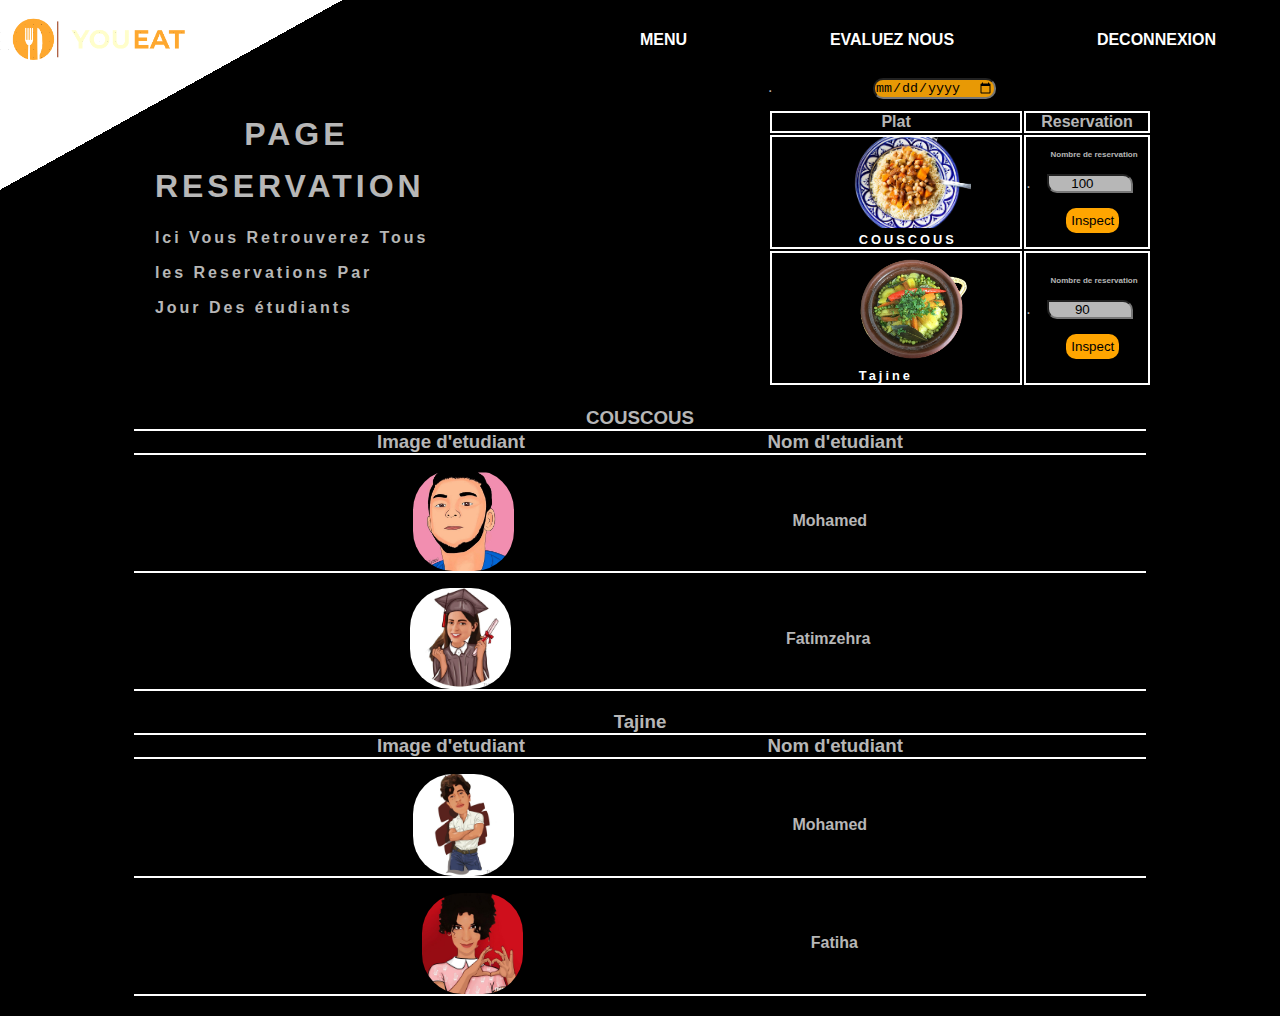
<file: CodeSource/reservation.html>
<!DOCTYPE html>
<html lang="en">
<head>
    <meta charset="UTF-8">
    <meta http-equiv="X-UA-Compatible" content="IE=edge">
    <meta name="viewport" content="width=device-width, initial-scale=1.0">
    <meta name="description" content="Le site officiel de restauration de l'école YouCode / Si vous etes actuellement  un étiduant  YouCode creer votre compte et commencer par reservée votre plat  "> 
    <meta name="keywords" content="Repat , manger , plats , reservation">
    <title>Page Reservation</title>
    <link rel="stylesheet" href="styleReser-admin.css">
    <link rel="icon" href="Ressources/ICON.png">
    <style>
         body {
        color: rgba(255, 255, 255, 0.719);
        font-family: "Karla", sans-serif;
        }
    </style>
</head>
<body>
    <div class="Reserv-all">
        <header class="Reserv-header">
            <div>
                <img class="logo" src="Ressources/logo.png" alt="Webpage's Logo">
            </div>
            <ul>
                <li><a class="yopi" href="PageMenu.html">MENU</a></li>
                <li><a href="PageFeedBack.html">EVALUEZ NOUS</a></li>
                <li><a href="index.html">DECONNEXION</a></li>
            </ul>
        </header> 
        <main>
        <section class="Reserv-section1">
            <div class="section1_ section1_container1">
                <h1 class="title title1">PAGE</h1>
                <h1 class="title">RESERVATION</h1>
                <p class="para">
                    Ici Vous Retrouverez Tous <br> les Reservations  Par <br> Jour Des étudiants
                </p>
            </div> 
            <div class="section1_ section1_container2">
                <label for="date-time">.</label>
               <input type="date" name="date" id="date-time">
                <table>
                    <tr>
                        <th class="border">Plat</th>
                        <th class="border">Reservation  </th>
                    </tr>
                    <tr>
                        <td class="border"><img class="couscous" src="Ressources/couscous.png" alt="Couscous image">
                            <span class="h6_1">COUSCOUS</span>
                        </td>
                        <td class="border">
                            <h2>Nombre de reservation</h2>
                            <label for="button1">.</label>
                            <input class="input" type="number" value="100" id="button1" readonly>
                            <button class="button" type="submit">Inspect</button>
                        
                        </td>
                    </tr>
                    <tr>
                        <td class="border"><img class="plates tajine" src="Ressources/tajine.png" alt="Tajine image">
                            <span class="h6_1">Tajine</span>
                        </td>
                        
                        <td class="border">
                            <h2>Nombre de reservation</h2>
                            <label for="button2">.</label>
                            <input class="input" type="number" value="90"  id="button2" readonly >
                            <button class="button" type="submit">Inspect</button>
                        </td>
                    </tr>
                </table>
            </div>
            </section>
            <section class="Reserv-section2">
                <div class="section2_container">
                    
                        <div class="platebox"><h3>COUSCOUS</h3></div>
                    
                    <div class="section2_cont">
                        <h3>Image d'etudiant</h3>
                        <h3>Nom d'etudiant</h3>
                    </div>
                   
                    <div class="section2_cont">
                        <img class="studentsImages" src="Ressources/simo.jpg" alt="Mohamed's Image">
                        <h4 class="names">Mohamed</h4>
                    </div>
                    <div class="section2_cont">
                        <img class="studentsImages" src="Ressources/fatiimg.jpg" alt="fatiha's image">
                        <h4 class="names">Fatimzehra</h4>
                    </div>
                </div>    
            </section>    
            <section class="Reserv-section2">
                <div class="section2_container">
                    
                        <div class="platebox"><h3>Tajine</h3></div>
                    
                    <div class="section2_cont">
                        <h3>Image d'etudiant</h3>
                        <h3>Nom d'etudiant</h3>
                    </div>
                   
                    <div class="section2_cont">
                        <img class="studentsImages" src="Ressources/odin.jpg" alt="Odin's Image">
                        <h4 class="names">Mohamed</h4>
                    </div>
                    <div class="section2_cont">
                        <img class="studentsImages" src="Ressources/fatihaimg.jpg" alt="fatiha's image">
                        <h4 class="names">Fatiha</h4>
                    </div>
                </div>    
            </section>    
       
        </main>
        </div>

    
</body>
</html>
</file>
<file: CodeSource/index.css>
/* Style de page index login et menu  */
@import url('https://fonts.googleapis.com/css2?family=Architects+Daughter&family=Oleo+Script&display=swap');
@import url('https://fonts.googleapis.com/css2?family=Oleo+Script&display=swap');

* {
    margin: 0;
    padding: 0;
    box-sizing: border-box;

}
/* xxxxxxxxxxxxxxxxxxxxxxxxxxxxxxxxxxxxxxxxxxxxx   Page Index   xxxxxxxxxxxxxxxxxxxxxxxxxxxxxxxxxxxxxxxxxxxxxx*/
.Logo-Image {
    width: 160px;
    height: 70px;
    grid-column: 1/3;
}
.List-Header ul li  {
    display: inline-flex;
    list-style: none;
    margin-left: 30px;
    font-size: 20px;
}
.List-Header ul li a {
    color:#F0A729;
    font-family: fantasy;
    text-decoration: none;
    background-color: black;
}
.List-Header ul li a:hover{
   text-decoration: underline;
    color: white;
}
.List-Header{
  grid-column: 1/4;
  grid-row: 2;
  justify-self:center;
}
.Index-header {
  display: grid;
  grid-template-columns: repeat(3,1fr);
  grid-template-rows: 1fr 1fr;
}
.Title h1 {
    color:white;
    text-align: center;
    font-size: 50px;
    font-family: 'Oleo Script', cursive;
    padding: 4vh;
    text-align: center;
}
.description  {
    color:white;
    font-size: 10px;
    text-align: center;
    font-family: Verdana;
}
.btn-Enter  {
    width: 120px;
    height: 30px;
    border: none;
    border-radius: 30px;
    color: white;
    font-size: 20px;
    background-color: #CE3232;
    grid-column: 2/3;
    justify-self: center;
    font-family: 'Architects Daughter', cursive;
    margin-top: 26%;
    text-align: center;
}
.button {
    display:grid;
    grid-template-columns: 1FR 1fr 1fr;
}

/* xxxxxxxxxxxxxxxxxxxxxxxxxxxxxxxxxxxxxxxxxxxxx   page login   xxxxxxxxxxxxxxxxxxxxxxxxxxxxxxxxxxxxxxxxxxxxxx*/
.Logo-Page-Login {
 
    width: 280px;
    height: 100px;
}
.Logo-Image-PageLogin {
  width: 280px;
  height: 100px;
  grid-column: 1/2;

}
.Login-Title {
  
    grid-row: 2/3;
    grid-column: 1/2;
    justify-self: center;
}
.body-page-Login {
    width: 100vw;
    height: 100vh;
    background: linear-gradient(to left, black 0 50%, black 50% 100%);
    display: grid;
    grid-template-columns: 1fr;
    grid-template-rows: 10% 10% 80%;
}

.Image-Table  {
    display: none;
}
.loginBox {
    margin: 5%;
    font-family: 'Architects Daughter', cursive;

    grid-row: 3/4;
    grid-column: 1;
    background-color: white;
    border-radius: 60px 0px 60px 0px;
    padding: 10%;
    height: 84%;
  
}
.loginBox input{
    width: 100%;
    margin-bottom: 20px;
}
.loginBox input[type="text"], input[type="password"]
{
    border: none;
    border-bottom: 1px solid  black ;
    background: transparent;
    outline: none;
    height: 40px;
    color: #fff;
    background-color: rgba(252, 252, 252, 0.918);
    font-size: 16px;
}
.loginBox input[type="submit"]
{
    border: none;
    height: 40px;
    background: #CE3232;
    color: #fff;
    font-size: 25px;
    margin-top: 30px;
    border-radius: 60px ;
    color: #fff;   
    width: 60%;
    font-family: 'Architects Daughter', cursive;
}
.loginBox input[type="submit"]:hover
{
    cursor: pointer;
    background:linear-gradient(to right,bisque  , rgb(214, 82, 58));
    color: #000;
}
.Login-Title h1 {
    color: #CE3232;
    text-decoration: underline;
    background-color: #000;
    font-family: 'Oleo Script', cursive;
    /* font-family: 'Oleo Script', cursive; */
    font-size:30px;
    font-weight: 1;
}
.Button-Login {
  display: flex;
  justify-content: space-around;
}
.Message-Login {
    border: none;
    border-bottom: 1px solid  black ;
    outline: none;
}

/* xxxxxxxxxxxxxxxxxxxxxxxxxxxxxxxxxxxxxxxxxxxxx   page feedback    xxxxxxxxxxxxxxxxxxxxxxxxxxxxxxxxxxxxxxxxxxxxxx*/

.Small-Dascription-feed h1 {
 color: #FFFECB;
 font-size: 40px;
 font-family: 'Oleo Script', cursive;
 text-align: center;
}
.Container-Plate-feed {
    height: 55%;
    width: 50%;
    display: inline-block;
    border:2px double #F0A729;
    margin-bottom: 4%;
}

.Plate-image {
margin: 2% 0% 0% 8%;
width: 80%;
height: 40%;
border-radius: 10PX;

}
 pre {
    color: #FFFECB;
 }
.Plate-info {
    margin: 3%;
    width: 95%;
}
.Plate-info h2 {
    font-family: 'Oleo Script', cursive;
    text-decoration: underline;
    font-weight: 1;
    text-align: center;
    color:#F0A729;
}
.Container-Plate-feed P{
    color: #FFFECB;
    text-align: center;
}

.Container-Plate-feed  textarea{
 background-color: transparent;
 margin-left: 6%;
 color: white;
 border:none;
 border-bottom: 1px solid  #FFFECB;
 border-left:1px solid  #FFFECB ;
 outline: none;
 align-self: center;
 
}
.Container-All-Plates {

    display: flex;
    flex-direction: column;
align-items: center;

}
.checked {
    color: orange;
   
}
.NoCheck {
      color: white;
}
.fa {
    font-size: 25%;
}
.Send-Btn {
 
    display: flex;
    justify-content: center;

    width: 100vw;
}

/* xxxxxxxxxxxxxxxxxxxxxxxxxxxxxxxxxxxxxxxxxxxxx   Page Menu   xxxxxxxxxxxxxxxxxxxxxxxxxxxxxxxxxxxxxxxxxxxxxx*/
/* radio button  */
input[type=radio] {
    border: 0px;
    width: 20%;
    height: 2em;
}
.radio1 {
    position: relative;
    top: 1vh;
    left: 63vw;
 
}
.radio2 {
    position: relative;
    top: 1vh;
    left: 63vw;
 
}
/* Logo */
.Logo-Page-Menu {
        width: 280px;
        height: 90px;
}
.Logo-Image-PageMenu {
      width: 280px;
      height: 90px;
      grid-column: 1/2;
      justify-self: center;
    
}

/* list */
.List-Menu  ul li {
      display: inline-flex;
      color: #FEA82F;  
      list-style: none;
      margin-left: 40px;  
      margin-top: 8%;
      font-size: 20px;
      font-family: fantasy;
      align-self: center;
}

    .List-Menu  ul li a { 
           color:#FEA82F;
           font-weight: 1;
           text-decoration: none;
    }
    .List-Menu  ul li a:hover{
        color:white;
        text-decoration:underline;
    }
    .List-Menu {
      grid-column: 1/3;
      height: 50PX;
      height: 80px;
    }
    .header-Menu{
      display: grid;
      grid-template-columns: 1fr;
      grid-template-rows: 1fr 1fr ;
    }
   

  /* PLATE */
  .Container-Two-Plate {
    display: grid;
    width: 90%;
    grid-template-columns: 100% ;
    grid-template-rows: 1fr 1fr ;
    border: 2px double #FEA82F ; 
    margin: 5% 4% 19% 4%;
  }
   .Plate-One{ 
       grid-column: 1/2;
       background: linear-gradient(to left,#FEA82F,white );
       border-radius: 150px 0px 150px 0px;
       width: 300px;
       height: 350px;
       margin-top: 7%;
       justify-self: center;
       border-top: 5px solid #CE3232;
       border-right: 5px solid #CE3232;  
   }
   .Plate-Two{
    background: linear-gradient(to right,#FEA82F,white );
    justify-self: center;
    grid-row: 2/3;
    border-radius: 150px 0px 150px 0px;
    width: 300px;
    height: 350px;
    margin-top: 7%;
    border-right: 5px solid #CE3232;
    border-top: 5px solid #CE3232;
}
  
/* images  */
.Image-Plate-One {
    width: 240px; 
    border-radius: 100px 0px 100px 0px;
    margin: 5%;
    margin-left: 13%; 
    border-right: 5px solid #CE3232;
    border-top: 5px solid #CE3232;
   }

   .Image-Plate-Two {
    width: 240px; 
    /* border-radius: 70px; */
    border-radius: 100px 0px 100px 0px;
    margin: 5%;
    margin-left: 13%; 
    border-right: 5px solid #CE3232;
    border-top: 5px solid #CE3232;
   }
 
  .day { 
      position: relative;
       Top: 5vh;
       left: 38%;
       background-color: #CE3232;
       width:30%;
       height: 4%;
       text-align: center;
       border-radius: 15px;
       color: #fff;
       font-size: 20px;
       font-family: 'Architects Daughter', cursive;
   }

   .Title-Menu {
       margin-bottom: 2%;
       font-family: 'Oleo Script', cursive;
      color: #FFFECB;
      text-decoration: underline;
      text-align: center;
      font-size: 50px;
      animation: light 1.5s ease-in-out infinite alternate;
    
   }

   @keyframes light {
    from{
        color: #fff;
        text-shadow:0 0 10px #e6be10 ,
        0 0 20px #e6b30c ,
        0 0 30px #f7ce1b ,
        /* 0 0 40px #fdf8f6,
        0 0 50px #ffffff, 
        0 0 60px #fdfaf9,  */
        0 0 70px #0e0d0c, 
        0 0 90px #080605;

    }
    /*  to{
        color: lightgray;
        text-shadow:  0 0 20px #00fff2;
      0 0 30px #00fff2,
        0 0 40px #00fff2,
        0 0 50px #00fff2,
       
        0 0 60px #00fff2,
        0 0 70px #00fff2,
        0 0 80px #00fff2,
        0 0 90px #00fff2; 
    }*/
}

   .Plate-Name {
    font-family: 'Oleo Script', cursive;
    text-decoration: underline;
    font-size: 20px;
    text-align: center;
    color: #CE3232;
   }
   .Plate-Info pre {
color :black;
   }
.girl-image {
    display: inline-block;
    position: absolute;
    top: 7%;
    left: 70%;
    width: 20%;
    height: 43%;
}

  /* +++++++++++++++++++++++++++++++++++++++++      RESPONSIVE    +++++++++++++++++++++++++++++++++  */
@media screen and (min-width:1270px) {
    .radio1 {
        /* position: relative;
        top: 1vh; */
        left: 19vw;
    }
    .radio2 {
   
        left: 19vw;
    }
    .body-page-index {
        width:100vw;
        height:100vh;  
        border: none;
    } 
    .List-Header{
        grid-column: 3/4;
        grid-row: 1;
        padding: 3%;
        justify-self: center;
    }
    .Index-header {
        display: grid;
        grid-template-columns: repeat(3,1fr);
        grid-template-rows: 1fr;
    }

    .Title {
        padding: 10vh;
    }
    .description {
        font-size: 20px;
    }
    .btn-Enter {
         width: 140px;
         height: 40px;
         border-radius: 20px;
         margin-top: 6%;
    }

    /* Login Page  -----------------------------------------------------*/
    /* Radio button  */
    .body-page-Login {

        width: 100vw;
        height: 100vh;
        background: linear-gradient(to left, white 0 50%, black 50% 100%);
        display: grid;
        grid-template-columns: repeat(2,1fr);
        grid-template-rows: 10% 90%;
    
    }
    .Image-Table  {
        width: 100%;
        height: 80%;
        grid-column: 1/2;
        grid-row: 2/3;
        display: block;
      
    }
    
    svg{
         width: 100%;
        height: 100%; 
       
    }

    .loginBox {
       
        grid-column: 2/3;
        grid-row: 2/3;
        padding: 0;
    }
    .Login-Title {
        grid-row: 1/2;
        grid-column: 2/3;
      
    }

    .loginBox input[type="submit"] {
        width: 30%;

    }

    .Login-Title h1 {
        font-size: 50px;
    }
    .Login-Title h1 {
        background-color: #fff;
    }


    /* page menu ------------------------------------ */


    .Container-Two-Plate {
        display: grid;
        width: 60%;
         /* height: 60vh; */
        grid-template-columns: 50% 50% ;
        grid-template-rows: 1fr ;
        border: 2px double #FEA82F ;
        margin: 2% 9% 0% 19%;
      }
      .Plate-One{ 
        grid-column: 1/2;
        grid-row: 1;
      }

    .Plate-Two{
     grid-column: 2/3;
     grid-row: 1;
    }

    .day { 
        position: relative;
          Top: 6vh;
          left: 47%;
          width: 10vw;
    }

/* HEADER */
    .List-Menu {
        justify-self: center;
           grid-column: 2/3;
    
         }
         .header-Menu{
           display: grid;
           grid-template-columns: 1fr 1fr;
           grid-template-rows: 1fr ;
         }
   



         /*-----------------------   FEEDBACK  PAGE  ----------------------------- */
  

         .Container-All-Plates { 
            display: flex;
            flex-direction: row;
            justify-content: space-between;
           flex-wrap: wrap;
         }
   .Container-Plate-feed {
    height: 55%;
    width: 20%;
    display: inline-block;
    border:2px double #F0A729;
    margin-bottom: 4%;
}

.Plate-image {
margin: 2% 0% 0% 8%;
width: 80%;
height: 40%;
border-radius: 10PX;

}

.Plate-info {
    display: flex;
    flex-direction: column;
    justify-content: center;
    margin: 3%;
    /* border: 1px solid white; */
    color:#ffffff;
    width: 95%;
   
}

.Send-Btn {
    display: flex;
    justify-content: center;
    align-content: center;
}

}
</file>
<file: CodeSource/styleReser-admin.css>
* {
  margin: 0px;
  padding: 0px;
  box-sizing: border-box;
  @import url("https://fonts.googleapis.com/css2?family=Karla:wght@800&display=swap");
}
/********* For Mobile and Tablettes layouts *********/
/****** Reservation page style ********/
.Reserv-all{
  background: rgb(255,255,255);
  background: linear-gradient(151deg, rgba(255,255,255,1) 11%, rgba(0,0,0,1) 11%);

}
.Reserv-all {
  display: grid;
  grid-template-columns: 1fr;
 
}
/******** HEADER ************/
.Reserv-header {
  display: grid;
  grid-template-columns: repeat(6, 1fr);
  grid-template-rows: 1fr auto;
}
.Reserv-header .logo {
  width: 200px;
}
.Reserv-header div {
  grid-column: 2 /4;
}
.Reserv-header ul {
  list-style: none;
  display: flex;
  justify-content: space-between;
  grid-column: 1/ 7;
  grid-row: 2/2;

}
.Reserv-header ul a {
  color: white;
}

/********* Style for section1 *******/
.Reserv-section1 {
  display: grid;
  grid-template-columns: repeat(10, 1fr);
  grid-template-rows: repeat(2, 1fr);
}
.Reserv-section1 .section1_container1 {
  grid-column: 2/ 10;
  padding-left: 2%;
  padding-top: 10%;
}
.Reserv-section1 .section1_container2 {
  grid-column: 2/ 10;
}
.Reserv-section1 td , th {
  border: 2px solid white;
}



.section1_ .couscous {
  margin-left: 30%;
  width: 50%;
}
.section1_ .tajine {
  margin-left: 25%;
  width: 60%;
}

.Reserv-section1 .h6_1 {
  color: white;
  display: block;
  margin-left: 35%;
  letter-spacing: 3px;
  
}
.border h2 {
  font-size: 0.3em;
  margin-left: 20%;
}
.Reserv-section1 .button {
  display: block;
  padding: 5px;
  border-radius: 10px;
  border: 0px;
  background-color: orange;
  margin-left: 33%;
  cursor: pointer;
}
.section1_ .input {
  background-color:rgba(255, 255, 255, 0.719) ;
  color: black;
  text-align: center;
  margin: 15px 0px;
  width: 70%;
  border-radius: 0 10px;
  margin-left: 10%;
}

.Reserv-section1 .title {
  letter-spacing: 4px;
  margin-bottom: 15px;
}
.title1 {
  margin-left: 25%;
}
.section1_ h1 {
  font-size: 2em;
}



.Reserv-section1 .para {
  letter-spacing: 3px;
  line-height: 35px;
}
.Reserv-section1 #date-time {
  margin-bottom: 10px;
  background-color: hsl(39deg 100% 51% / 91%);
  border-radius: 10px;
  margin-left: 25%;
}

/*********** Section 2 and 3************/
.studentsImages {
  width: 10%;
  border-radius: 40px;
}
.section2_container {
  width: 79vw;
  margin: 20px auto;
}
.section2_container .platebox {
  display: flex;
  justify-content: center;
  border-bottom: 2px solid white;
}
.section2_cont {
  display: flex;
  justify-content: space-between;
  margin-bottom: 15px;
  align-items: center;
  border-bottom: 2px solid white;
}
.section2_cont .names {
  margin: 10px 0px;
}

/****** Admin page style ********/
/*** Setting the full environement work *****/
.admin-fullContainer {
  display: inline-block;
}
/******* Styling the aside bar *********/
.img >img {
  width: 80%;
}
.admin .asidebarC {
  position: fixed;
  height: 100vh;
  width: 20vw;
  background: black;
}
.admin-Container {
  background: rgb(41,24,24);
  background: linear-gradient(140deg, rgba(41,24,24,1) 4%, rgba(255,255,255,1) 4%, rgba(255,255,255,1) 100%);
  min-width: 75vw;
  display: grid;
  grid-template-columns: repeat(11, 1fr);
  grid-template-rows: 10vh 1fr 4fr;
  grid-row-gap: 30px;
}
.asidebarContentC {
  display: flex;
  flex-direction: column;
  justify-content: space-around;
  height: 100%;
  text-align: center;
}
.asidebarContentC a {
 color: white;
 font-size: 0.7rem;
}
.asidebarContentC a,
.header a , .Reserv-header ul li a , .Reserv-section1 .para , .Reserv-section1 .h6_1 {
  font-weight: bold;
  text-decoration: none;
  cursor: pointer;
}
.asidebarContentC .border {
  padding: 10% 0;
  border-bottom: 1px solid white;
}
/******* Styling the header *********/
.admin .header {
  grid-column: 3/12;
}
.admin .header ul a {
  color: black;
}
.admin .header ul .Menu {
  color: inherit;
}
.admin .header ul {
  list-style: none;
  height: 100%;
  display: flex;
  justify-content: space-around;
  align-items: center;
}
/********* Section 1 ***********/
.admin .section1 {
  grid-column: 2/12;
  display: grid;
  grid-template-columns: repeat(11, 1fr);
  grid-template-rows: repeat(3,1fr) 30px ;
  row-gap: 50px;
 
}

.admin .section1 .cards {
  border: 3px solid black;
  box-shadow: 0px 6px 2px 2px rgb(0 0 0 / 20%);
  border-radius: 30px;
  display: flex;
  flex-direction: column;
  align-items: center;
  justify-content: space-between;
}
.admin .section1 .card1 {
  grid-column: 3/11;
  
}
.admin .section1 .card2 {
  grid-column: 3/11;
}
.admin .section1 .card3 {
  grid-column: 3/11;
}
.admin .section1 span {
  font-size: 3rem;
}
.admin .section1 .cards h1,
span {
  color: black;
  font-size: 0.8em;
}
/******* Style Section2******\\\\\\\\\*/
.admin .section2 {
  grid-column: 3/12;
  display: grid;
  grid-template-columns: repeat(10, 1fr);
  
  
}
.admin .section2 .imageC {
  grid-column: 1/11;
}

.admin .section2 .back  {
  width: 100%;
  height: 35%;
}
.admin .section2 .usersDataC {
  display: flex;
  flex-direction: column;
  align-items: center;
}
.admin .section2 .input {
  margin-top: 50px;
  width: 70%;
  height: 40px;
  border-radius: 12px;
  border: 0px;
  background-color: rgb(14, 10, 10);
  text-align: center;
}
.admin .section2 .section2C {
  box-shadow: 6px 5px 2px 2px rgb(0 0 0 / 20%);
  border-radius: 10px;
  grid-column: 2/10;
  height: 76vh;
  overflow: auto;
  overflow-x: hidden;
  margin-top: -1100px;
}
.admin .section2 .manageC {
  display: flex;
  justify-content: space-evenly;
}
.admin .section2 .Cont {
  display: flex;
  justify-content: space-around;
  align-items: center;
}
.admin .section2 .Cont {
  border-bottom: 3px solid black;
}
.admin .section2 .Cont1 {
  border-right: 3px solid black;
}
.admin .section2 i {
  width: 28%;
}
.admin .section2 .wrongIco {
  width: 30%;
}
.admin .section2  img {
  width: 70%;
}

.section2 .users {
  display: flex;
  align-items: center;
  justify-content: space-evenly;

  border-bottom: 3px solid black;
}
.section2 .spanX {
  margin: 0px;
  padding: 10px;
}
.section2 .users img {
  width: 20%;
  border-radius: 40%;
}
.section2 .iconC {
  border: 1px solid black;
  display: flex;
}
.section2 .iconC i {
  width: 10%;
  height: 20%;
}
.section2 .iconC i::hoover {
    cursor: pointer;
  }
.section2 .users .icons {
  height: 40px;
  width: 40px;
}

/* For Desktops layouts */
@media (min-width: 800px) {
  /****** Reservation page style ********/
  .Reserv-header {
    grid-template-rows: 60px;
  }
  .Reserv-header div {
    grid-column: 1 /3;
  }
  .Reserv-header ul {
    position: relative;
    bottom: 29px;
    grid-column: 4/ 7;
    margin-right: 10%;
  }
  .Reserv-section1 {
    grid-template-rows: 1fr;
  }
  .Reserv-section1 .section1_container1 {
    grid-column: 2/ 5;

    padding-left: 7%;
    padding-top: 10%;
  }
  .Reserv-section1 .section1_container2 {
    grid-column: 7/ 10;
  }
  .section2_cont {
    display: flex;
    justify-content: space-evenly;
  }
  .border h2 {
    font-size: 0.5rem;
    
  }
  /*************** Admin page style ***********************/
  .admin .header {
    grid-column: 5/12;
  }
  .admin .header ul .Menu {
    color: black;
  }
  .asidebarContentC a {
    color: white;
    font-size: 1rem;
   }
  .admin .section1 {
      grid-template-rows: 1fr;
  }
  .admin-Container {
    background: rgb(41,24,24);
background: linear-gradient(140deg, rgba(41,24,24,1) 15%, rgba(255,255,255,1) 15%, rgba(255,255,255,1) 100%);
  }
  .admin .section1 .card1 {
    grid-column: 3/5;
  }
  .admin .section1 .card2 {
    grid-column: 6/8;
  }
  .admin .section1 .card3 {
    grid-column: 9/11;
  }
  .admin .section2 .imageC {
    grid-column: 1/6;
  }
  .admin .section2 .back {
    width: 100%;
    height: 80%;
  }
  .admin .section2 .section2C {
      margin: 0px;
      grid-column: 6/10;
      height: 90vh;
  }
}
</file>
<file: CodeSource/page d ajout.css>
@import url("https://fonts.googleapis.com/css2?family=Spline+Sans:wght@500&display=swap");
body{
  background-image: url(Ressources/bgfati.png);
  background-size: cover;
  background-repeat: no-repeat;
  font-family: "Spline Sans", sans-serif;
  
}

section{
  width: 100%;
  height: 100vh;
}

.img_pgajout{
    width: 200px;
}
.header_pgajout{
    width: 100%;
    display: flex;
    align-items: center;
 }
 .li_pgajout ul {
    display: flex;
    justify-content: space-between;
    list-style: none;
    margin-left: 90px;
  }
  .li_pgajout ul li{
    justify-content: space-around;
     margin-right: 60px;
     margin-left: 80px;
  }
  .li_pgajout ul li a {
    text-decoration: none;
    color: white;
    font-size: 20px;
    font-weight: 400;
  }
  p{
      color: white;
      font-size: xx-large;
      margin-left: 0px;
  }

  .glass {
    position: relative;
    background: inherit;
    overflow: hidden;
    width: 60%;
    height: 60%;
    border-radius: 16px;
    box-shadow: 0 6px 20px rgba(0, 0, 0, 0.3), 
                0 6px 20px rgba(0, 0, 0, 0.15);
    z-index: 1;
    padding: 1px 15px;
  }
  
  .glass:before {
    content: '';
    position: absolute;
    background: inherit;
    top: 0;
    left: 0;
    right: 0;
    bottom: 0;
    margin: -20px;
    box-shadow: inset 0 0 500px rgba(255, 255, 255, .4); 
    filter: blur(10px);
    z-index: -1;
  }

  .glass h3{
    color: #fff;
    font-size: 25px;
    font-weight: 200;
  }

  .glass input{
    width: 70%;
    padding: 5px 16px;
  }

  .buttons_CM {
    display: flex;
    width: 30%;
    margin-top: 30px;
  }
  
  .modifier_CM {
    width: 50%;
    text-align: center;
  }
  .delete_CM{
    width: 50%;
    text-align: center;
  }
  
  .buttons_CM a {
    padding: 6px 16px;
    background-color: #FF9900;
    border-radius: 15px;
    color: #f1f1f1;
    text-decoration: none;
  }
  @media only screen and (max-width: 600px) {
    .header_pgajout {
      display: block;
      width: 0%;
  
  }
  .img_pgajout {
    width: 132px;
}
.li_pgajout ul li {
  justify-content: space-around;
  margin-right: 30px;
  margin-left: 0px;
}
.li_pgajout ul li {
  justify-content: space-around;
  margin-right: 158px;
  margin-left: -115px;
}
p {
  color: #ff9900;
  font-size: xx-large;
  margin-left: 67px;
}
.glass {
  position: relative;
  background: inherit;
  overflow: hidden;
  width: 91%;
  height: 60%;
  border-radius: 16px;
  box-shadow: 0 6px 20px rgb(0 0 0 / 30%), 0 6px 20px rgb(0 0 0 / 15%);
  z-index: 1;
  padding: 1px 15px;
}
.buttons_CM {
  display: flex;
  width: 98%;
  margin-top: 30px;
}
.glass input {
  width: 91%;
  padding: 5px 16px;
}
}
</file>
